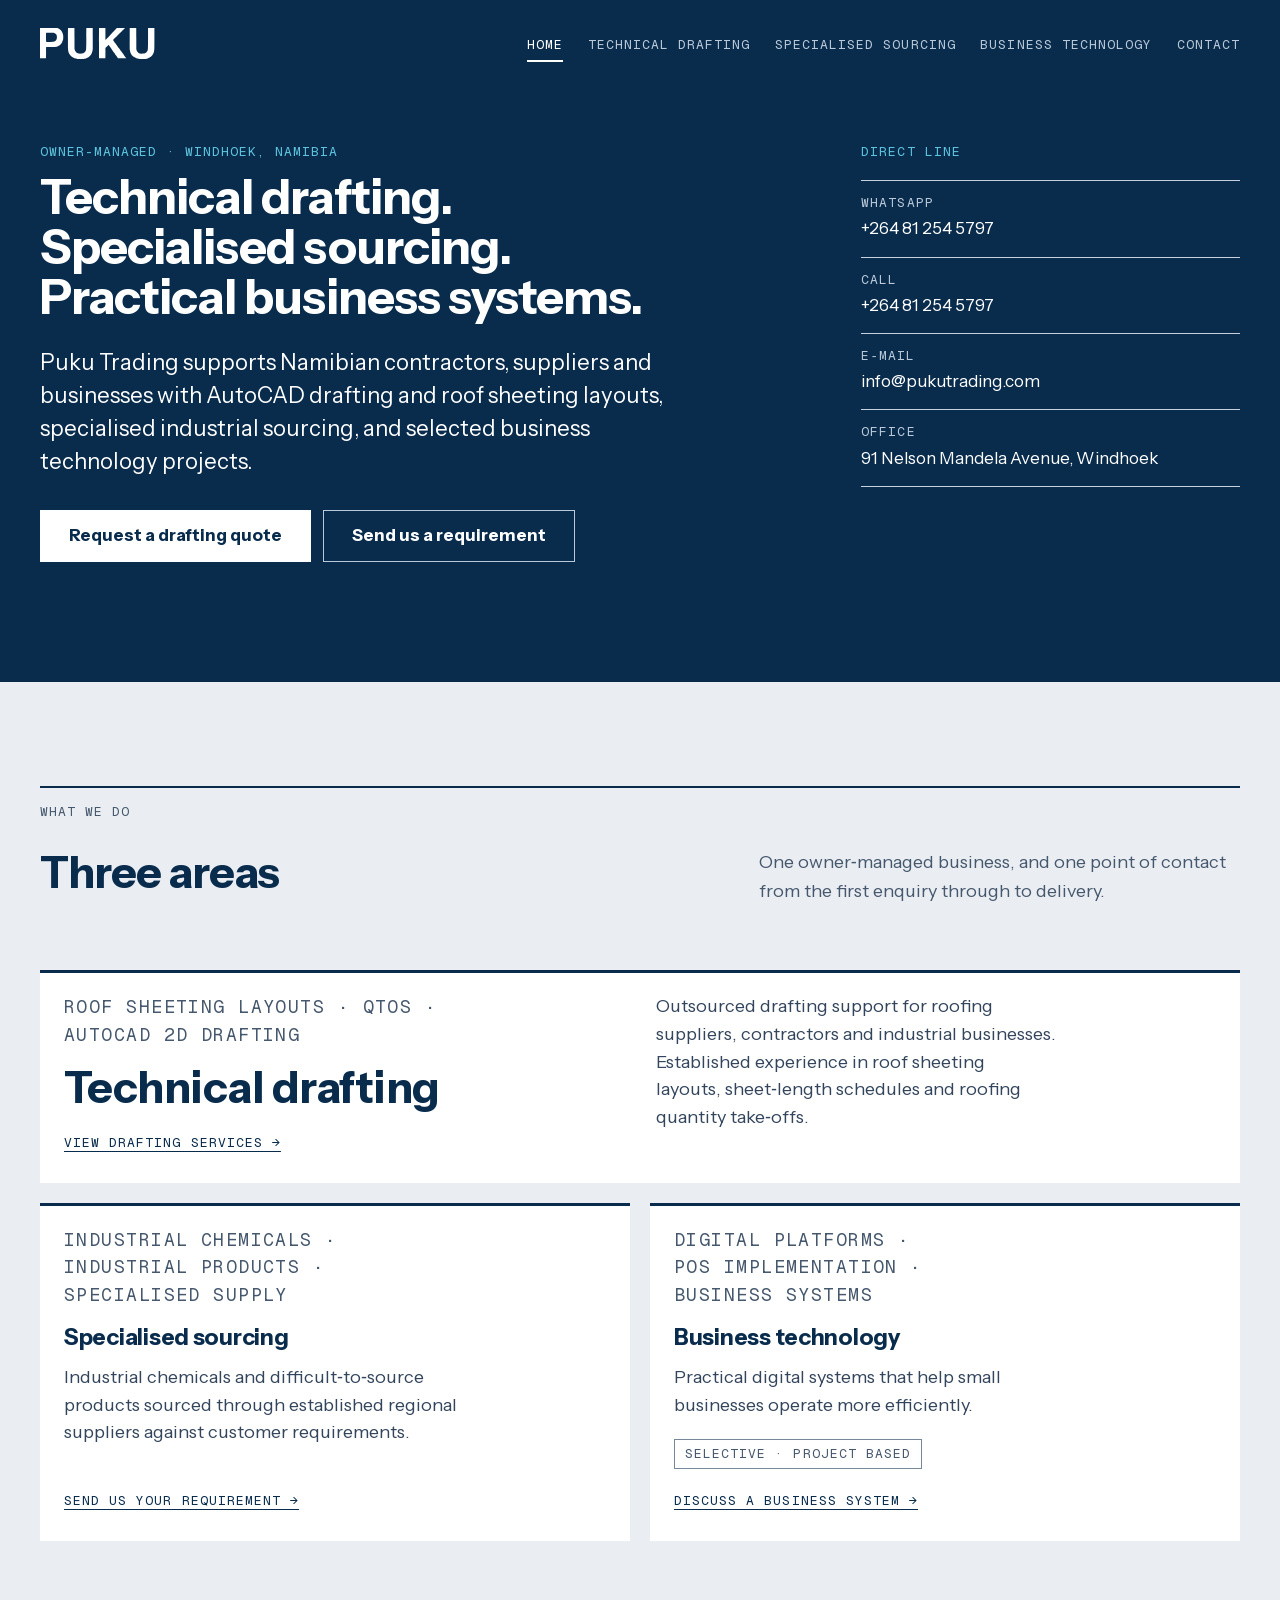
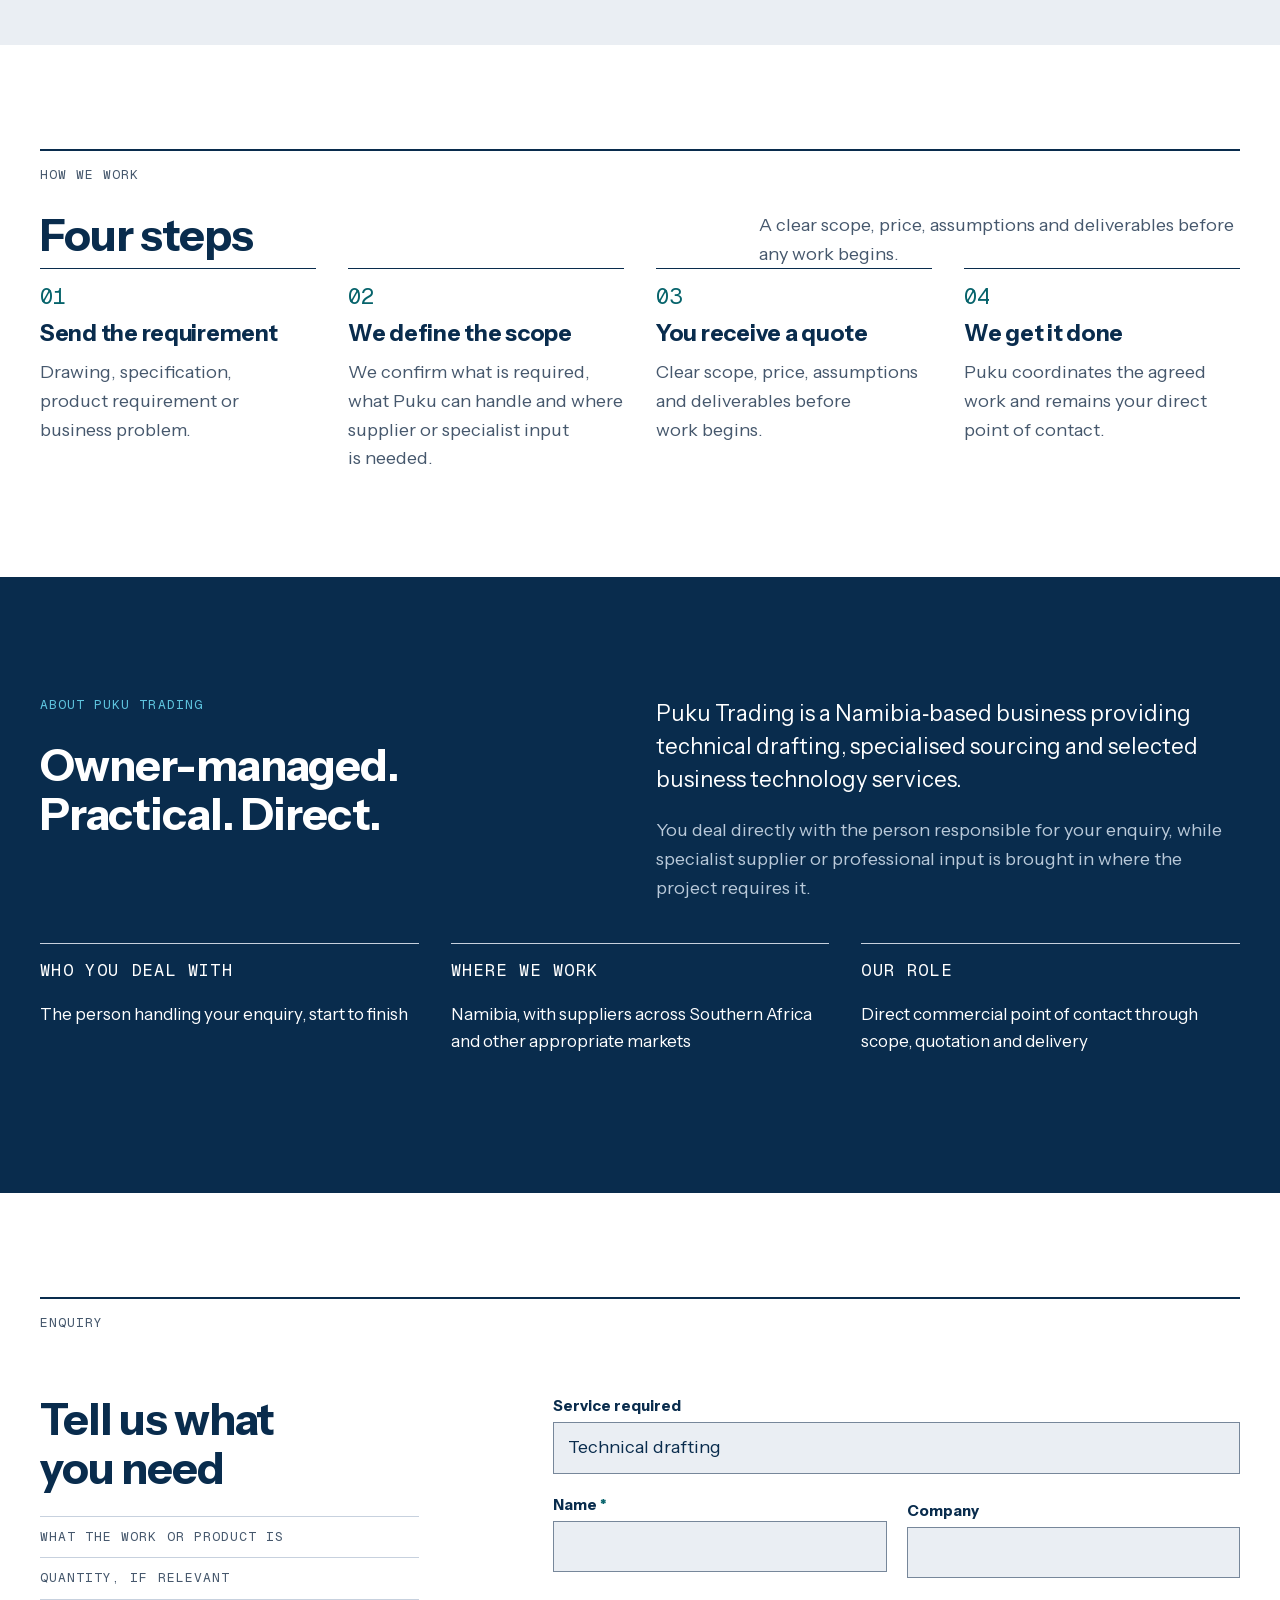
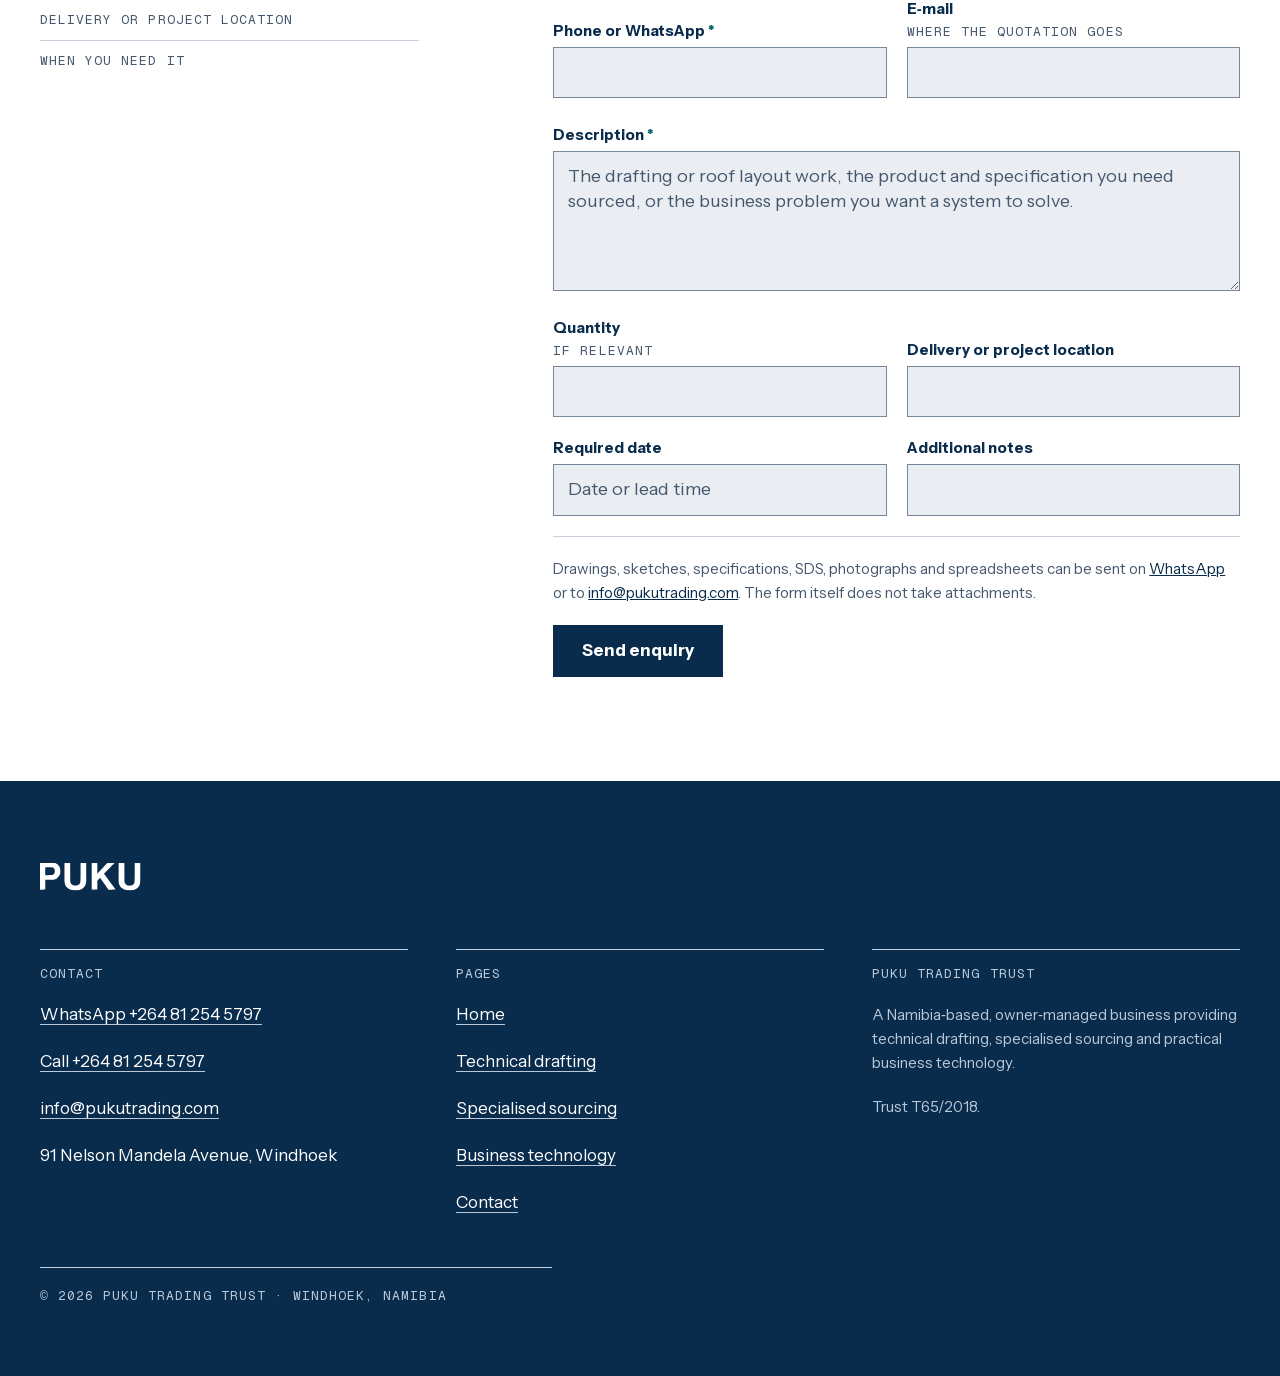
<file: index.html>
<!DOCTYPE html>
<html lang="en-NA">
<head>
<meta charset="utf-8">
<meta name="viewport" content="width=device-width, initial-scale=1">
<title>Puku Trading Namibia | Technical Drafting &amp; Specialised Sourcing</title>
<meta name="description" content="AutoCAD drafting and roof sheeting layouts, specialised industrial sourcing and selected business technology projects for Namibian contractors, suppliers and businesses. Owner-managed, Windhoek.">
<link rel="canonical" href="https://pukutrading.com/">

<meta property="og:type" content="website">
<meta property="og:site_name" content="Puku Trading Trust">
<meta property="og:title" content="Puku Trading Namibia | Technical Drafting &amp; Specialised Sourcing">
<meta property="og:description" content="AutoCAD drafting and roof sheeting layouts, specialised industrial sourcing and selected business technology projects for Namibian contractors, suppliers and businesses. Owner-managed, Windhoek.">
<meta property="og:url" content="https://pukutrading.com/">
<meta property="og:image" content="https://pukutrading.com/assets/img/og.png?v=12">
<meta property="og:image:width" content="1200">
<meta property="og:image:height" content="630">
<meta property="og:image:alt" content="Puku Trading — technical drafting, specialised sourcing, business technology. Practical support for Namibian business.">
<meta name="twitter:card" content="summary_large_image">
<meta name="twitter:title" content="Puku Trading Namibia | Technical Drafting &amp; Specialised Sourcing">
<meta name="twitter:description" content="AutoCAD drafting and roof sheeting layouts, specialised industrial sourcing and selected business technology projects for Namibian contractors, suppliers and businesses. Owner-managed, Windhoek.">
<meta name="twitter:image" content="https://pukutrading.com/assets/img/og.png?v=12">
<meta name="theme-color" content="#092C4D">

<link rel="icon" href="/favicon.ico" sizes="32x32">
<link rel="apple-touch-icon" href="/assets/img/apple-touch-icon.png">
<link rel="manifest" href="/site.webmanifest">

<link rel="preload" href="/assets/fonts/instrument-regular.woff2" as="font" type="font/woff2" crossorigin>
<link rel="preload" href="/assets/fonts/instrument-bold.woff2" as="font" type="font/woff2" crossorigin>
<link rel="preload" href="/assets/fonts/geist-mono.woff2" as="font" type="font/woff2" crossorigin>
<link rel="stylesheet" href="/assets/css/site.css?v=12">
<script type="application/ld+json">
{
  "@context": "https://schema.org",
  "@type": "LocalBusiness",
  "@id": "https://pukutrading.com/#business",
  "name": "Puku Trading Trust",
  "description": "Owner-managed Namibian business supporting contractors, suppliers and businesses with technical drafting, specialised sourcing and practical business systems. Outsourced AutoCAD drafting with established experience in roof sheeting layouts and QTOs, industrial chemical and specialised product sourcing, and selected business technology projects.",
  "url": "https://pukutrading.com/",
  "telephone": "+264812545797",
  "email": "info@pukutrading.com",
  "image": "https://pukutrading.com/assets/img/og.png?v=12",
  "address": {
    "@type": "PostalAddress",
    "streetAddress": "91 Nelson Mandela Avenue",
    "addressLocality": "Windhoek",
    "addressCountry": "NA"
  },
  "areaServed": { "@type": "Country", "name": "Namibia" },
  "openingHoursSpecification": [{
    "@type": "OpeningHoursSpecification",
    "dayOfWeek": ["Monday","Tuesday","Wednesday","Thursday","Friday"],
    "opens": "08:00",
    "closes": "17:00"
  }],
  "knowsAbout": [
    "AutoCAD 2D drafting", "Roof sheeting layouts",
    "Roof sheeting quantity take-offs", "3D SketchUp modelling",
    "Specialised industrial sourcing", "Industrial chemicals sourcing",
    "Business websites and digital platforms", "Point-of-sale implementation",
    "Practical business systems"
  ]
}
</script>
</head>
<body data-subject="">

<svg width="0" height="0" style="position:absolute" aria-hidden="true" focusable="false"><symbol id="puku" viewBox="8 8 1608 444"><path fill="currentColor" fill-rule="evenodd" d="M558 450C556 449 550 448 545 448C536 447 528 446 512 441C508 440 504 440 503 440C502 440 500 439 498 438C496 437 492 435 490 434C474 427 466 422 451 410C438 400 428 387 418 366C413 353 408 332 407 312C405 288 405 13 407 12C409 10 494 10 495 12C496 13 497 56 497 159C497 272 497 306 498 310C499 313 500 318 501 321C504 334 513 349 523 358C530 364 542 370 552 373C560 376 591 376 599 373C602 372 606 371 608 371C610 371 614 370 615 369C617 368 620 367 623 365C633 361 646 349 650 341C651 339 653 335 654 334C657 327 659 316 660 305C661 298 662 243 662 154C662 45 662 13 663 12C664 10 750 10 751 12C752 13 752 45 752 153C752 231 752 300 752 308C750 328 747 345 740 362C739 366 737 370 736 372C735 374 734 376 734 377C733 377 732 380 730 383C726 391 717 401 708 410C701 417 692 424 691 424C690 424 689 424 689 425C686 427 670 435 663 437C660 438 655 440 652 441C649 443 646 444 645 444C644 444 642 444 639 445C637 446 631 447 625 448C620 448 614 449 612 450C607 452 563 452 558 450ZM1420 450C1418 449 1412 448 1407 448C1398 447 1389 446 1374 441C1370 440 1366 440 1366 440C1365 440 1362 439 1360 437C1357 436 1353 434 1351 433C1335 426 1321 418 1309 407C1303 401 1294 391 1291 386C1290 384 1288 381 1287 379C1279 366 1273 347 1270 324C1268 310 1267 307 1268 161L1268 11L1313 11C1353 11 1357 11 1358 12C1359 14 1360 45 1360 160C1360 293 1360 308 1361 313C1362 316 1363 321 1363 323C1365 332 1374 347 1384 357C1391 363 1403 370 1412 372C1414 373 1418 374 1420 375C1426 376 1456 375 1461 373C1464 372 1467 372 1468 372C1472 372 1488 365 1494 360C1502 354 1509 347 1512 340C1516 332 1520 325 1520 323C1520 322 1520 319 1521 316C1523 312 1523 302 1524 162L1524 11L1566 11C1588 11 1609 11 1611 11L1616 12L1616 158C1616 283 1615 305 1614 308C1613 311 1612 316 1612 321C1611 334 1606 353 1601 364C1596 377 1592 383 1586 392C1574 408 1562 419 1545 429C1541 430 1538 432 1537 432C1536 432 1534 433 1533 434C1533 435 1532 436 1531 436C1530 436 1528 436 1526 437C1516 442 1499 446 1487 448C1481 448 1476 449 1474 450C1469 452 1425 452 1420 450ZM12 439C12 438 12 341 12 223L12 7L119 8C224 8 226 8 236 10C255 14 262 16 273 23C297 35 314 52 325 76C329 82 332 91 333 95C340 119 340 117 340 143C340 166 340 169 338 177C333 194 331 199 325 211C324 213 324 215 324 215C324 216 321 220 318 224C316 228 312 233 310 236C306 242 290 257 285 261C282 262 278 264 267 270C266 271 262 272 258 274C253 275 247 277 244 278C241 279 234 280 229 281C223 281 216 282 213 283C209 283 183 283 154 283C112 284 102 284 101 285C100 286 100 308 100 362C100 404 99 438 99 439C98 440 13 440 12 439ZM840 439C839 438 839 15 840 11L841 8L884 8C925 8 926 8 928 9C928 11 929 38 929 96C928 192 928 186 936 177C948 165 959 153 972 140C989 121 985 125 1006 103C1015 93 1024 84 1025 83C1025 83 1028 79 1031 76C1044 62 1086 18 1092 12L1097 8L1152 8C1210 8 1209 7 1207 11C1206 12 1167 51 1121 98C1074 145 1036 184 1036 185C1036 185 1039 191 1044 198C1049 204 1054 211 1056 214C1058 217 1062 223 1066 227C1069 231 1072 236 1074 238C1076 242 1081 248 1088 257C1089 260 1092 264 1094 266C1096 268 1105 282 1116 296C1126 309 1135 322 1137 325C1138 327 1141 331 1143 333C1145 336 1148 340 1150 342C1152 345 1154 349 1165 363C1181 386 1187 393 1191 399C1200 412 1212 428 1216 433C1218 435 1219 438 1219 439C1219 439 1198 440 1162 440L1106 440L1103 436C1101 434 1099 431 1098 430C1097 428 1094 423 1091 419C1087 414 1083 408 1081 405C1079 402 1075 396 1072 392C1068 387 1064 381 1062 378C1060 374 1055 368 1052 363C1048 358 1044 352 1042 350C1041 348 1037 343 1035 339C1032 335 1028 329 1025 326C1023 322 1019 317 1017 314C1015 311 1012 307 1011 306C1010 304 1007 300 1005 297C1002 293 998 287 995 283C989 275 986 269 980 262C979 260 976 257 975 255C974 253 973 252 972 252C970 252 931 291 929 294C929 295 929 328 929 367C929 406 928 438 928 438C927 440 841 440 840 439ZM204 208C213 207 215 206 224 201C229 199 237 192 240 187C243 183 248 173 248 171C248 170 248 168 249 166C252 160 252 131 249 122C248 118 247 114 246 114C246 113 245 110 244 108C240 101 226 90 219 88C217 88 214 87 213 86C211 85 204 84 198 83C189 81 181 81 145 81L102 81L101 84C99 87 99 207 101 209C103 211 106 211 148 210C185 210 196 209 204 208Z"/></symbol></svg>

<a class="skip" href="#main">Skip to content</a>

<section class="band band--navy hero hero--wide">
  <div class="wrap">
    <header class="masthead">
      <a class="mark" href="index.html" aria-label="Puku Trading Trust — home">
        <svg width="116" height="32" viewBox="8 8 1608 444" aria-hidden="true" focusable="false"><use href="#puku"/></svg>
      </a>
      <button class="menubtn" type="button" aria-expanded="false" aria-controls="nav" hidden>Menu</button>
      <nav class="nav" id="nav" aria-label="Main">
        <ul>
            <li><a href="index.html" aria-current="page">Home</a></li>
            <li><a href="drafting.html">Technical drafting</a></li>
            <li><a href="sourcing.html">Specialised sourcing</a></li>
            <li><a href="technology.html">Business technology</a></li>
            <li><a href="contact.html">Contact</a></li>
        </ul>
      </nav>
    </header>

    <div class="grid hero__grid" id="main">
      <div class="hero__main">
        <p class="label label--accent">Owner-managed &middot; Windhoek, Namibia</p>
        <h1><span class="ln">Technical drafting.</span> <span class="ln">Specialised sourcing.</span> <span class="ln">Practical business systems.</span></h1>
        <p class="lead">Puku Trading supports Namibian contractors, suppliers and businesses with AutoCAD drafting and roof sheeting layouts, specialised industrial sourcing, and selected business technology projects.</p>
          <p class="hero__actions">
            <a class="btn btn--primary" href="contact.html">Request a drafting quote</a>
            <a class="btn btn--ghost" href="contact.html#enquiry">Send us a requirement</a>
          </p>
      </div>
      <div class="hero__aside">
        <p class="label label--accent">Direct line</p>
        <dl class="keys">
          <div>
            <dt>WhatsApp</dt>
            <dd><a href="https://wa.me/264812545797" data-wa>+264 81 254 5797</a></dd>
          </div>
          <div>
            <dt>Call</dt>
            <dd><a href="tel:+264812545797">+264 81 254 5797</a></dd>
          </div>
          <div>
            <dt>E&#8209;mail</dt>
            <dd><a href="mailto:info@pukutrading.com">info@pukutrading.com</a></dd>
          </div>
          <div>
            <dt>Office</dt>
            <dd>91 Nelson Mandela Avenue, Windhoek</dd>
          </div>
        </dl>
      </div>
    </div>
  </div>
</section>

<section class="band band--tint">
  <div class="wrap">
    <div class="sechead sechead__cols">
      <p class="label">What we do</p>
      <h2>Three areas</h2>
      <p class="sechead__intro">One owner&#8209;managed business, and one point of contact from the first enquiry through to delivery.</p>
    </div>

    <!-- Hierarchy is structural, not decorative. Technical drafting is the
         lead plate and spans the row; sourcing and technology share the row
         below it. Do not flatten these into three equal cards — the brief
         puts drafting first, sourcing second and technology as selective. -->
    <div class="divisions divisions--lead">
      <a class="plate plate--lead" href="drafting.html">
        <p class="label">Roof sheeting layouts &middot; QTOs &middot; AutoCAD 2D drafting</p>
        <h3>Technical drafting</h3>
        <p>Outsourced drafting support for roofing suppliers, contractors and industrial businesses. Established experience in roof sheeting layouts, sheet&#8209;length schedules and roofing quantity take&#8209;offs.</p>
        <span class="plate__go">View drafting services &rarr;</span>
      </a>
      <a class="plate" href="sourcing.html">
        <p class="label">Industrial chemicals &middot; Industrial products &middot; Specialised supply</p>
        <h3>Specialised sourcing</h3>
        <p>Industrial chemicals and difficult&#8209;to&#8209;source products sourced through established regional suppliers against customer requirements.</p>
        <span class="plate__go">Send us your requirement &rarr;</span>
      </a>
      <a class="plate" href="technology.html">
        <p class="label">Digital platforms &middot; POS implementation &middot; Business systems</p>
        <h3>Business technology</h3>
        <p>Practical digital systems that help small businesses operate more efficiently.</p>
        <span class="plate__tag">Selective &middot; project based</span>
        <span class="plate__go">Discuss a business system &rarr;</span>
      </a>
    </div>
  </div>
</section>

<section class="band">
  <div class="wrap">
    <div class="sechead sechead__cols">
      <p class="label">How we work</p>
      <h2>Four steps</h2>
      <p class="sechead__intro">A clear scope, price, assumptions and deliverables before any work begins.</p>
    </div>
    <ol class="steps">
      <li>
        <span class="steps__n">01</span>
        <h3>Send the requirement</h3>
        <p>Drawing, specification, product requirement or business problem.</p>
      </li>
      <li>
        <span class="steps__n">02</span>
        <h3>We define the scope</h3>
        <p>We confirm what is required, what Puku can handle and where supplier or specialist input is needed.</p>
      </li>
      <li>
        <span class="steps__n">03</span>
        <h3>You receive a quote</h3>
        <p>Clear scope, price, assumptions and deliverables before work begins.</p>
      </li>
      <li>
        <span class="steps__n">04</span>
        <h3>We get it done</h3>
        <p>Puku coordinates the agreed work and remains your direct point of contact.</p>
      </li>
    </ol>
  </div>
</section>

<section class="band band--navy agent">
  <div class="wrap">
    <div class="grid">
      <div class="agent__head">
        <p class="label label--accent">About Puku Trading</p>
        <h2>Owner-managed. Practical. Direct.</h2>
      </div>
      <div class="agent__body">
        <p>Puku Trading is a Namibia&#8209;based business providing technical drafting, specialised sourcing and selected business technology services.</p>
        <p>You deal directly with the person responsible for your enquiry, while specialist supplier or professional input is brought in where the project requires it.</p>
      </div>
    </div>
    <ul class="facts">
      <li>
        <p class="label">Who you deal with</p>
        <p>The person handling your enquiry, start to finish</p>
      </li>
      <li>
        <p class="label">Where we work</p>
        <p>Namibia, with suppliers across Southern Africa and other appropriate markets</p>
      </li>
      <li>
        <p class="label">Our role</p>
        <p>Direct commercial point of contact through scope, quotation and delivery</p>
      </li>
    </ul>
  </div>
</section>

<section class="band" id="enquiry">
  <div class="wrap">
    <div class="sechead">
      <p class="label">Enquiry</p>
    </div>
    <div class="grid">
      <div class="enquiry__head">
        <h2>Tell us what you need</h2>
        <ul class="checklist" style="margin-top:24px">
          <li class="label">What the work or product is</li>
          <li class="label">Quantity, if relevant</li>
          <li class="label">Delivery or project location</li>
          <li class="label">When you need it</li>
        </ul>
      </div>
      <div class="enquiry__form">

        <form class="enquiry-form form" action="https://formspree.io/f/mwleowok" method="POST">
          <input type="hidden" name="_subject" value="Website enquiry — Puku Trading Trust">
          <input type="hidden" name="_page" value="">
          <p class="sr"><label>Leave this empty <input type="text" name="_gotcha" tabindex="-1" autocomplete="off"></label></p>

          <p class="field field--wide">
            <label for="home-area">Service required</label>
            <select id="home-area" name="area">
              <option>Technical drafting</option>
              <option>Roof sheeting layout / QTO</option>
              <option>Specialised sourcing</option>
              <option>Industrial chemicals</option>
              <option>POS implementation</option>
              <option>Digital platform / website</option>
              <option>Business system</option>
              <option>Other</option>
            </select>
          </p>

          <p class="field">
            <label for="home-name">Name <span class="req" aria-hidden="true">*</span><span class="sr"> (required)</span></label>
            <input id="home-name" name="name" type="text" autocomplete="name" required>
            <span class="field__err" id="home-name-err" role="alert"></span>
          </p>
          <p class="field">
            <label for="home-company">Company</label>
            <input id="home-company" name="company" type="text" autocomplete="organization">
          </p>
          <p class="field">
            <label for="home-phone">Phone or WhatsApp <span class="req" aria-hidden="true">*</span><span class="sr"> (required)</span></label>
            <input id="home-phone" name="phone" type="tel" inputmode="tel" autocomplete="tel" required>
            <span class="field__err" id="home-phone-err" role="alert"></span>
          </p>
          <p class="field">
            <label for="home-email">E&#8209;mail</label>
            <span class="hint">Where the quotation goes</span>
            <input id="home-email" name="email" type="email" autocomplete="email">
            <span class="field__err" id="home-email-err" role="alert"></span>
          </p>

          <p class="field field--wide">
            <label for="home-detail">Description <span class="req" aria-hidden="true">*</span><span class="sr"> (required)</span></label>
            <textarea id="home-detail" name="requirement" required placeholder="The drafting or roof layout work, the product and specification you need sourced, or the business problem you want a system to solve."></textarea>
            <span class="field__err" id="home-detail-err" role="alert"></span>
          </p>

          <p class="field">
            <label for="home-qty">Quantity</label>
            <span class="hint">If relevant</span>
            <input id="home-qty" name="quantity" type="text">
          </p>
          <p class="field">
            <label for="home-place">Delivery or project location</label>
            <input id="home-place" name="location" type="text">
          </p>
          <p class="field">
            <label for="home-by">Required date</label>
            <input id="home-by" name="required_by" type="text" placeholder="Date or lead time">
          </p>
          <p class="field">
            <label for="home-notes">Additional notes</label>
            <input id="home-notes" name="notes" type="text">
          </p>

          <p class="field--wide note note--tight" style="margin-top:0">Drawings, sketches, specifications, SDS, photographs and spreadsheets can be sent on <a href="https://wa.me/264812545797" data-wa>WhatsApp</a> or to <a href="mailto:info@pukutrading.com">info@pukutrading.com</a>. The form itself does not take attachments.</p>

          <p class="field--wide" style="margin:0">
            <button class="btn btn--primary" type="submit">Send enquiry</button>
          </p>
          <p class="field--wide form__fail" hidden>That did not go through. Please send the same details on <a href="https://wa.me/264812545797" data-wa>WhatsApp</a> or to <a href="mailto:info@pukutrading.com">info@pukutrading.com</a>. <span class="form__why" hidden></span></p>
        </form>

        <div class="sent" role="status" hidden>
          <p class="label label--accent">Sent</p>
          <h3 tabindex="-1">Thank you — your enquiry has arrived.</h3>
          <p>We will come back to you from info@pukutrading.com or on WhatsApp. If it is urgent, send the same details straight to WhatsApp.</p>
        </div>

      </div>
    </div>
  </div>
</section>

<footer class="band band--navy foot">
  <div class="wrap">
    <a class="mark" href="index.html" aria-label="Puku Trading Trust — home">
      <svg width="101" height="28" viewBox="8 8 1608 444" aria-hidden="true" focusable="false"><use href="#puku"/></svg>
    </a>
    <div class="foot__cols">
      <div class="foot__col">
        <p class="label">Contact</p>
        <ul>
          <li><a href="https://wa.me/264812545797" data-wa>WhatsApp +264 81 254 5797</a></li>
          <li><a href="tel:+264812545797">Call +264 81 254 5797</a></li>
          <li><a href="mailto:info@pukutrading.com">info@pukutrading.com</a></li>
          <li><span class="foot__line">91 Nelson Mandela Avenue, Windhoek</span></li>
        </ul>
      </div>
      <div class="foot__col">
        <p class="label">Pages</p>
        <ul>
          <li><a href="index.html">Home</a></li>
          <li><a href="drafting.html">Technical drafting</a></li>
          <li><a href="sourcing.html">Specialised sourcing</a></li>
          <li><a href="technology.html">Business technology</a></li>
          <li><a href="contact.html">Contact</a></li>
        </ul>
      </div>
      <div class="foot__col">
        <p class="label">Puku Trading Trust</p>
        <p class="foot__about">A Namibia&#8209;based, owner&#8209;managed business providing technical drafting, specialised sourcing and practical business technology.</p>
        <p class="foot__about">Trust T65/2018.</p>
      </div>
    </div>
    <p class="foot__legal label">&copy; <span data-year>2026</span> Puku Trading Trust &middot; Windhoek, Namibia</p>
  </div>
</footer>

<nav class="bar" aria-label="Contact">
  <a href="https://wa.me/264812545797" data-wa>WhatsApp</a>
  <a href="tel:+264812545797">Call</a>
</nav>

<script src="/assets/js/site.js?v=12" defer></script>
</body>
</html>
</file>
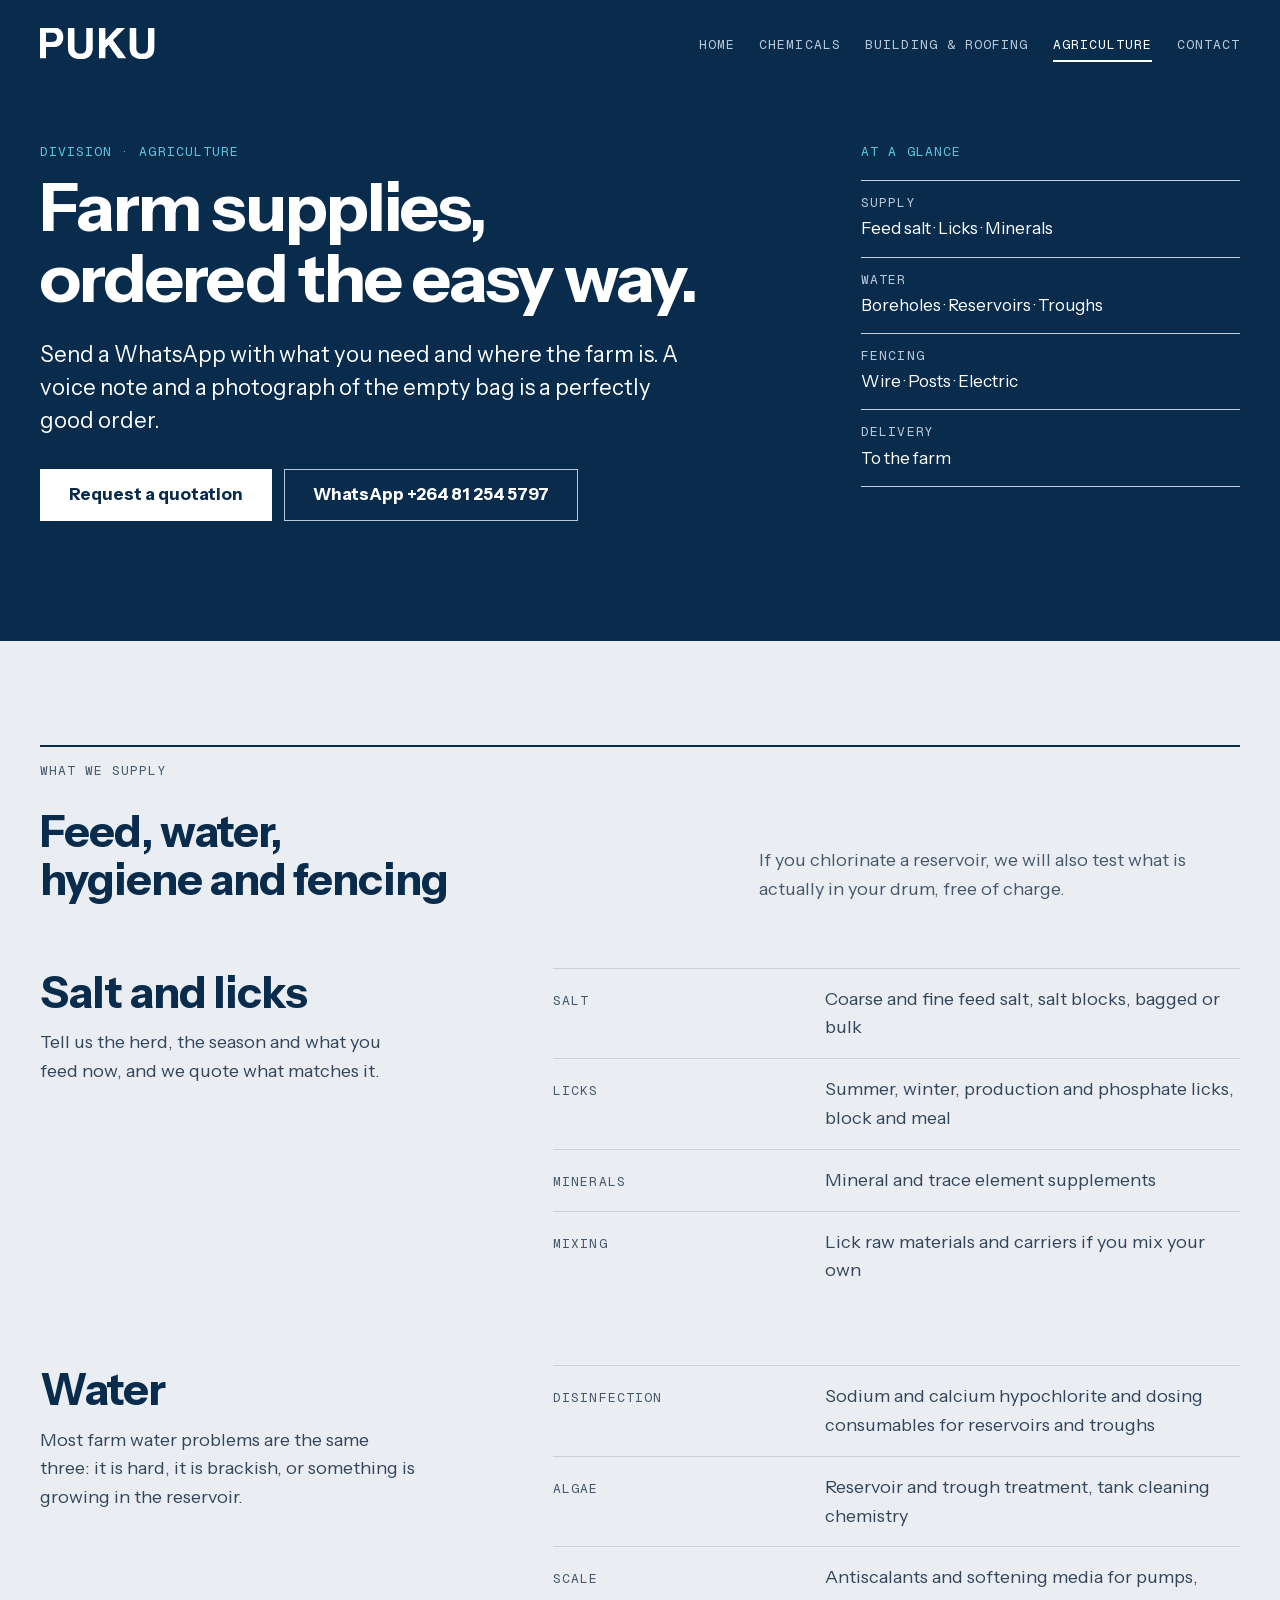
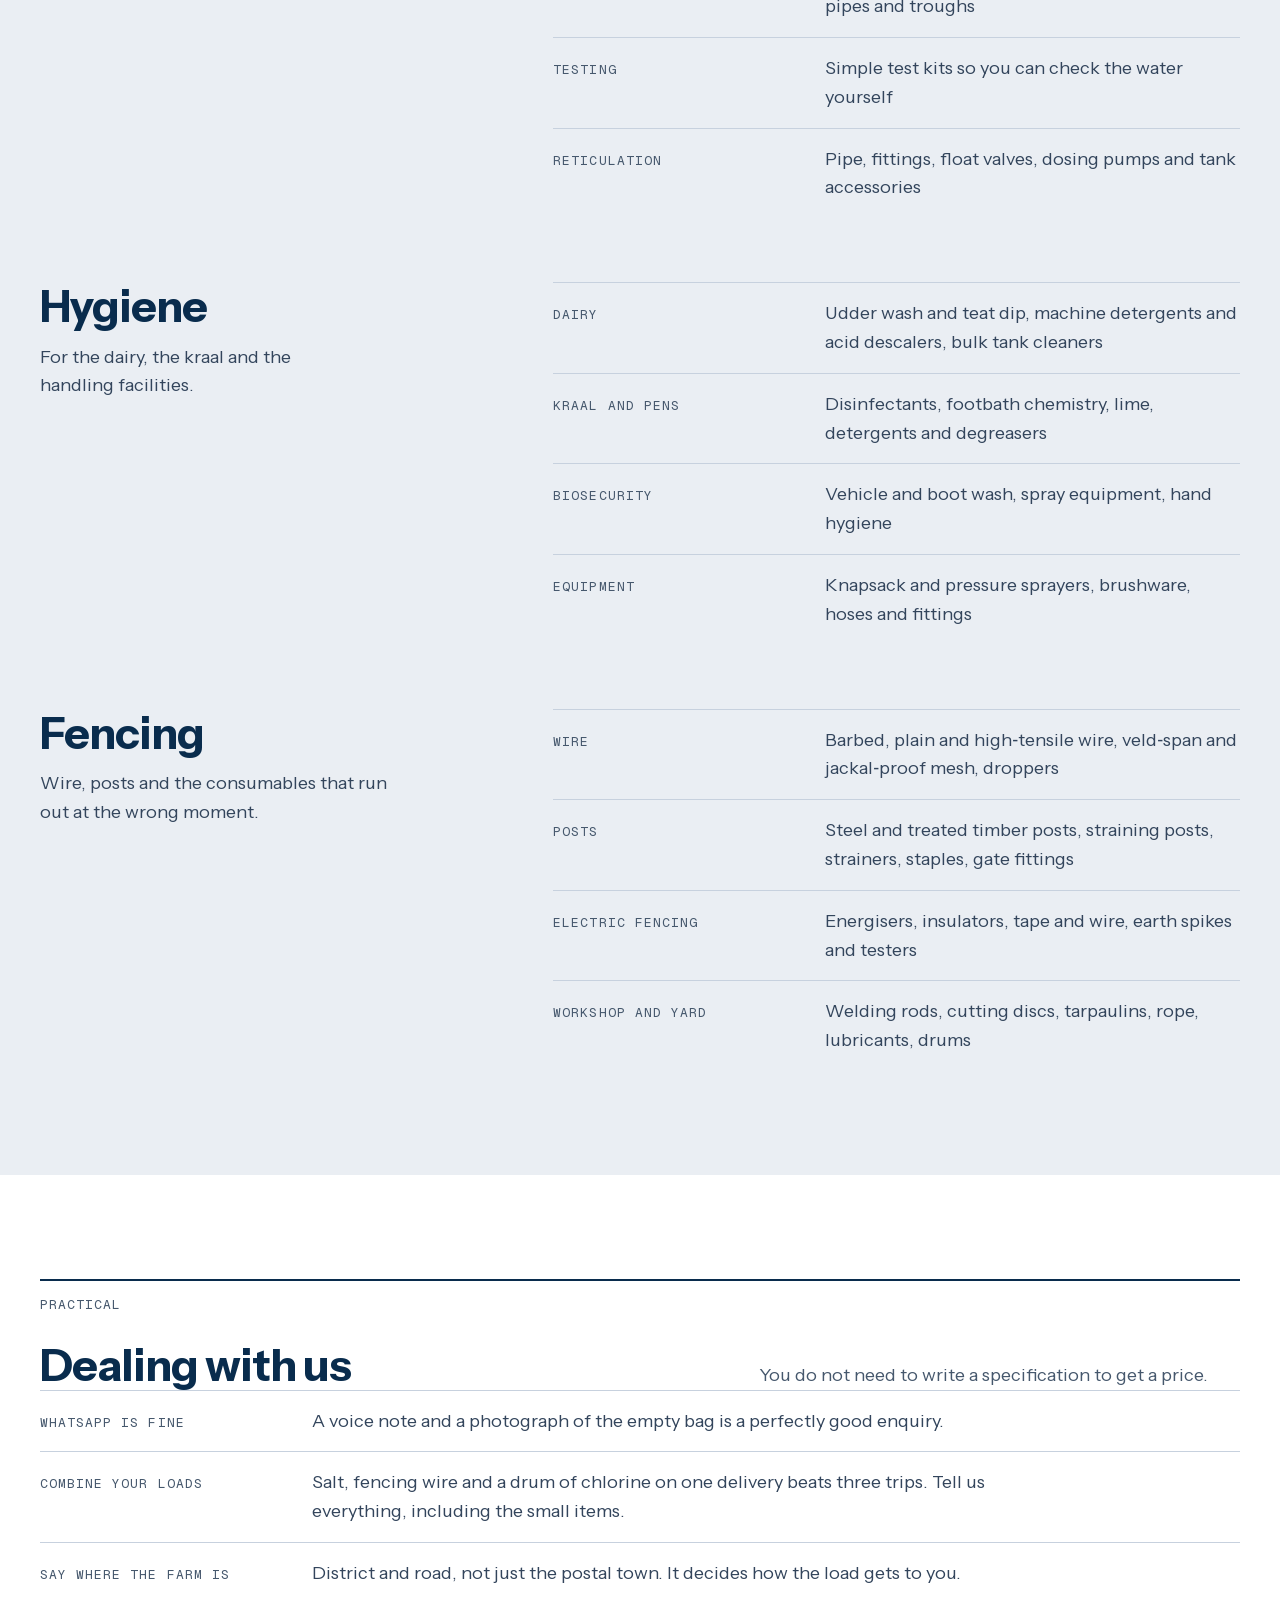
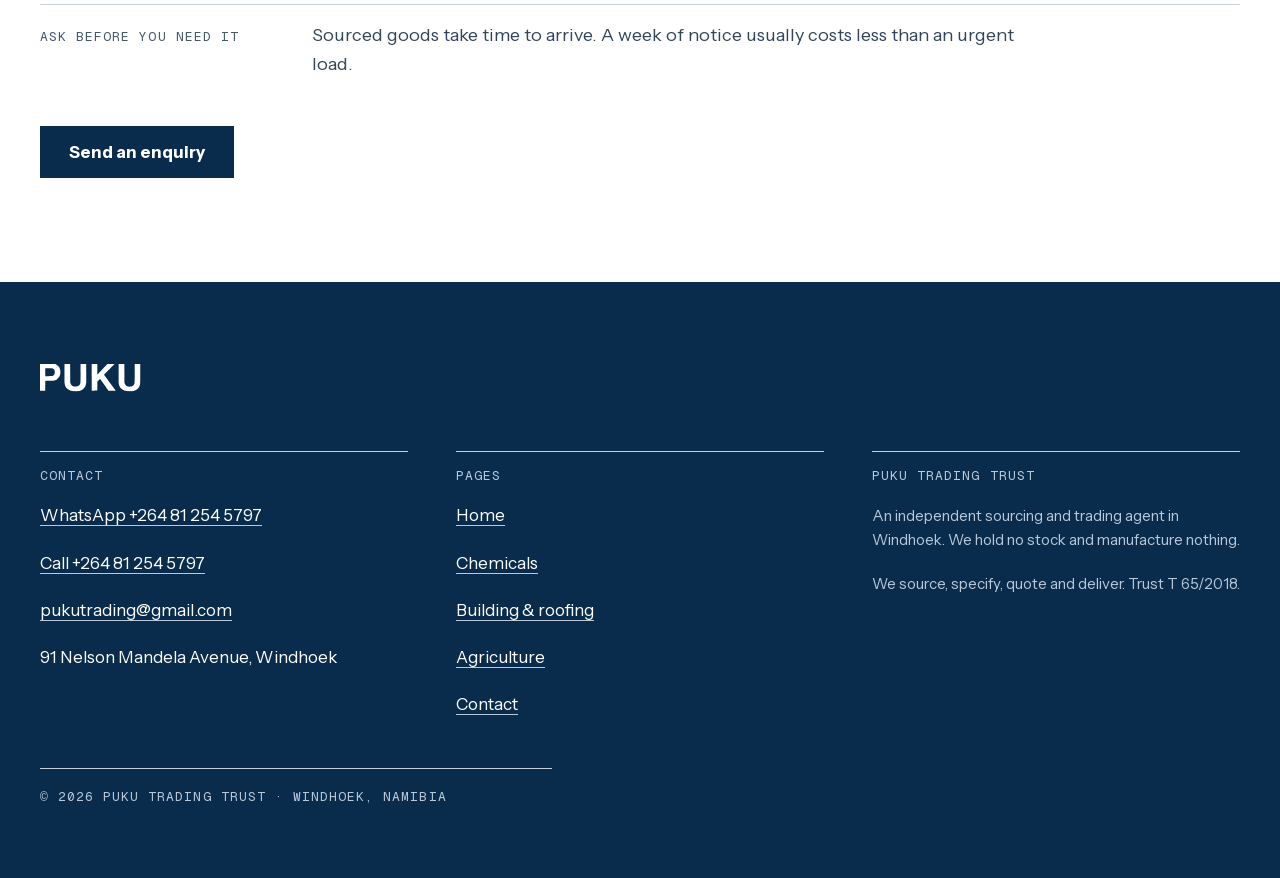
<file: agriculture.html>
<!DOCTYPE html>
<html lang="en-NA">
<head>
<meta charset="utf-8">
<meta name="viewport" content="width=device-width, initial-scale=1">
<title>Farm and livestock supplies, Namibia | Puku Trading</title>
<meta name="description" content="Feed salt and licks, borehole and reservoir water treatment, dairy and kraal hygiene, fencing and farm consumables, sourced and delivered to farms across Namibia.">
<link rel="canonical" href="https://pukutrading.com/agriculture.html">

<meta property="og:type" content="website">
<meta property="og:site_name" content="Puku Trading Trust">
<meta property="og:title" content="Farm and livestock supplies, Namibia | Puku Trading">
<meta property="og:description" content="Feed salt and licks, borehole and reservoir water treatment, dairy and kraal hygiene, fencing and farm consumables, sourced and delivered to farms across Namibia.">
<meta property="og:url" content="https://pukutrading.com/agriculture.html">
<meta property="og:image" content="https://pukutrading.com/assets/img/og.png">
<meta property="og:image:width" content="1200">
<meta property="og:image:height" content="630">
<meta property="og:image:alt" content="Puku Trading Trust — sourcing and trading agent, Windhoek, Namibia">
<meta name="twitter:card" content="summary_large_image">
<meta name="twitter:title" content="Farm and livestock supplies, Namibia | Puku Trading">
<meta name="twitter:description" content="Feed salt and licks, borehole and reservoir water treatment, dairy and kraal hygiene, fencing and farm consumables, sourced and delivered to farms across Namibia.">
<meta name="twitter:image" content="https://pukutrading.com/assets/img/og.png">
<meta name="theme-color" content="#092C4D">

<link rel="icon" href="/favicon.ico" sizes="32x32">
<link rel="apple-touch-icon" href="/assets/img/apple-touch-icon.png">
<link rel="manifest" href="/site.webmanifest">

<link rel="preload" href="/assets/fonts/instrument-regular.woff2" as="font" type="font/woff2" crossorigin>
<link rel="preload" href="/assets/fonts/instrument-bold.woff2" as="font" type="font/woff2" crossorigin>
<link rel="preload" href="/assets/fonts/geist-mono.woff2" as="font" type="font/woff2" crossorigin>
<link rel="stylesheet" href="/assets/css/site.css?v=4">
<script type="application/ld+json">
{
  "@context": "https://schema.org",
  "@type": "LocalBusiness",
  "@id": "https://pukutrading.com/#business",
  "name": "Puku Trading Trust",
  "description": "Independent sourcing and trading agent in Windhoek, Namibia. Industrial chemicals, building and roofing materials and agricultural supplies, sourced to specification and delivered anywhere in Namibia.",
  "url": "https://pukutrading.com/",
  "telephone": "+264812545797",
  "email": "pukutrading@gmail.com",
  "image": "https://pukutrading.com/assets/img/og.png",
  "address": {
    "@type": "PostalAddress",
    "streetAddress": "91 Nelson Mandela Avenue",
    "addressLocality": "Windhoek",
    "addressCountry": "NA"
  },
  "areaServed": { "@type": "Country", "name": "Namibia" },
  "openingHoursSpecification": [{
    "@type": "OpeningHoursSpecification",
    "dayOfWeek": ["Monday","Tuesday","Wednesday","Thursday","Friday"],
    "opens": "08:00",
    "closes": "17:00"
  }],
  "knowsAbout": [
    "Industrial chemicals", "Water treatment chemicals", "Sodium hypochlorite",
    "Food and beverage cleaning chemistry", "Mining and process reagents",
    "Roofing sheets and building materials", "Livestock and farm supplies"
  ]
}
</script>
</head>
<body data-subject="farm supplies: ">

<svg width="0" height="0" style="position:absolute" aria-hidden="true" focusable="false"><symbol id="puku" viewBox="8 8 1608 444"><path fill="currentColor" fill-rule="evenodd" d="M558 450C556 449 550 448 545 448C536 447 528 446 512 441C508 440 504 440 503 440C502 440 500 439 498 438C496 437 492 435 490 434C474 427 466 422 451 410C438 400 428 387 418 366C413 353 408 332 407 312C405 288 405 13 407 12C409 10 494 10 495 12C496 13 497 56 497 159C497 272 497 306 498 310C499 313 500 318 501 321C504 334 513 349 523 358C530 364 542 370 552 373C560 376 591 376 599 373C602 372 606 371 608 371C610 371 614 370 615 369C617 368 620 367 623 365C633 361 646 349 650 341C651 339 653 335 654 334C657 327 659 316 660 305C661 298 662 243 662 154C662 45 662 13 663 12C664 10 750 10 751 12C752 13 752 45 752 153C752 231 752 300 752 308C750 328 747 345 740 362C739 366 737 370 736 372C735 374 734 376 734 377C733 377 732 380 730 383C726 391 717 401 708 410C701 417 692 424 691 424C690 424 689 424 689 425C686 427 670 435 663 437C660 438 655 440 652 441C649 443 646 444 645 444C644 444 642 444 639 445C637 446 631 447 625 448C620 448 614 449 612 450C607 452 563 452 558 450ZM1420 450C1418 449 1412 448 1407 448C1398 447 1389 446 1374 441C1370 440 1366 440 1366 440C1365 440 1362 439 1360 437C1357 436 1353 434 1351 433C1335 426 1321 418 1309 407C1303 401 1294 391 1291 386C1290 384 1288 381 1287 379C1279 366 1273 347 1270 324C1268 310 1267 307 1268 161L1268 11L1313 11C1353 11 1357 11 1358 12C1359 14 1360 45 1360 160C1360 293 1360 308 1361 313C1362 316 1363 321 1363 323C1365 332 1374 347 1384 357C1391 363 1403 370 1412 372C1414 373 1418 374 1420 375C1426 376 1456 375 1461 373C1464 372 1467 372 1468 372C1472 372 1488 365 1494 360C1502 354 1509 347 1512 340C1516 332 1520 325 1520 323C1520 322 1520 319 1521 316C1523 312 1523 302 1524 162L1524 11L1566 11C1588 11 1609 11 1611 11L1616 12L1616 158C1616 283 1615 305 1614 308C1613 311 1612 316 1612 321C1611 334 1606 353 1601 364C1596 377 1592 383 1586 392C1574 408 1562 419 1545 429C1541 430 1538 432 1537 432C1536 432 1534 433 1533 434C1533 435 1532 436 1531 436C1530 436 1528 436 1526 437C1516 442 1499 446 1487 448C1481 448 1476 449 1474 450C1469 452 1425 452 1420 450ZM12 439C12 438 12 341 12 223L12 7L119 8C224 8 226 8 236 10C255 14 262 16 273 23C297 35 314 52 325 76C329 82 332 91 333 95C340 119 340 117 340 143C340 166 340 169 338 177C333 194 331 199 325 211C324 213 324 215 324 215C324 216 321 220 318 224C316 228 312 233 310 236C306 242 290 257 285 261C282 262 278 264 267 270C266 271 262 272 258 274C253 275 247 277 244 278C241 279 234 280 229 281C223 281 216 282 213 283C209 283 183 283 154 283C112 284 102 284 101 285C100 286 100 308 100 362C100 404 99 438 99 439C98 440 13 440 12 439ZM840 439C839 438 839 15 840 11L841 8L884 8C925 8 926 8 928 9C928 11 929 38 929 96C928 192 928 186 936 177C948 165 959 153 972 140C989 121 985 125 1006 103C1015 93 1024 84 1025 83C1025 83 1028 79 1031 76C1044 62 1086 18 1092 12L1097 8L1152 8C1210 8 1209 7 1207 11C1206 12 1167 51 1121 98C1074 145 1036 184 1036 185C1036 185 1039 191 1044 198C1049 204 1054 211 1056 214C1058 217 1062 223 1066 227C1069 231 1072 236 1074 238C1076 242 1081 248 1088 257C1089 260 1092 264 1094 266C1096 268 1105 282 1116 296C1126 309 1135 322 1137 325C1138 327 1141 331 1143 333C1145 336 1148 340 1150 342C1152 345 1154 349 1165 363C1181 386 1187 393 1191 399C1200 412 1212 428 1216 433C1218 435 1219 438 1219 439C1219 439 1198 440 1162 440L1106 440L1103 436C1101 434 1099 431 1098 430C1097 428 1094 423 1091 419C1087 414 1083 408 1081 405C1079 402 1075 396 1072 392C1068 387 1064 381 1062 378C1060 374 1055 368 1052 363C1048 358 1044 352 1042 350C1041 348 1037 343 1035 339C1032 335 1028 329 1025 326C1023 322 1019 317 1017 314C1015 311 1012 307 1011 306C1010 304 1007 300 1005 297C1002 293 998 287 995 283C989 275 986 269 980 262C979 260 976 257 975 255C974 253 973 252 972 252C970 252 931 291 929 294C929 295 929 328 929 367C929 406 928 438 928 438C927 440 841 440 840 439ZM204 208C213 207 215 206 224 201C229 199 237 192 240 187C243 183 248 173 248 171C248 170 248 168 249 166C252 160 252 131 249 122C248 118 247 114 246 114C246 113 245 110 244 108C240 101 226 90 219 88C217 88 214 87 213 86C211 85 204 84 198 83C189 81 181 81 145 81L102 81L101 84C99 87 99 207 101 209C103 211 106 211 148 210C185 210 196 209 204 208Z"/></symbol></svg>

<a class="skip" href="#main">Skip to content</a>

<section class="band band--navy hero">
  <div class="wrap">
    <header class="masthead">
      <a class="mark" href="index.html" aria-label="Puku Trading Trust — home">
        <svg width="116" height="32" viewBox="8 8 1608 444" aria-hidden="true" focusable="false"><use href="#puku"/></svg>
      </a>
      <button class="menubtn" type="button" aria-expanded="false" aria-controls="nav" hidden>Menu</button>
      <nav class="nav" id="nav" aria-label="Main">
        <ul>
            <li><a href="index.html">Home</a></li>
            <li><a href="chemicals.html">Chemicals</a></li>
            <li><a href="building-roofing.html">Building &amp; roofing</a></li>
            <li><a href="agriculture.html" aria-current="page">Agriculture</a></li>
            <li><a href="contact.html">Contact</a></li>
        </ul>
      </nav>
    </header>

    <div class="grid hero__grid" id="main">
      <div class="hero__main">
        <p class="label label--accent">Division &middot; Agriculture</p>
        <h1>Farm supplies, ordered the easy way.</h1>
        <p class="lead">Send a WhatsApp with what you need and where the farm is. A voice note and a photograph of the empty bag is a perfectly good order.</p>
          <p class="hero__actions">
            <a class="btn btn--primary" href="contact.html">Request a quotation</a>
            <a class="btn btn--ghost" href="https://wa.me/264812545797" data-wa>WhatsApp +264 81 254 5797</a>
          </p>
      </div>
      <div class="hero__aside">
        <p class="label label--accent">At a glance</p>
        <dl class="keys">
          <div>
            <dt>Supply</dt>
            <dd>Feed salt &middot; Licks &middot; Minerals</dd>
          </div>
          <div>
            <dt>Water</dt>
            <dd>Boreholes &middot; Reservoirs &middot; Troughs</dd>
          </div>
          <div>
            <dt>Fencing</dt>
            <dd>Wire &middot; Posts &middot; Electric</dd>
          </div>
          <div>
            <dt>Delivery</dt>
            <dd>To the farm</dd>
          </div>
        </dl>
      </div>
    </div>
  </div>
</section>

<section class="band band--tint">
  <div class="wrap">
    <div class="sechead sechead__cols">
      <p class="label">What we supply</p>
      <h2>Feed, water, hygiene and fencing</h2>
      <p class="sechead__intro">If you chlorinate a reservoir, we will also test what is actually in your drum, free of charge.</p>
    </div>
    <div class="apps">
      <div class="app">
        <div class="app__head">
          <h2>Salt and licks</h2>
          <p>Tell us the herd, the season and what you feed now, and we quote what matches it.</p>
        </div>
        <div class="app__body">
          <dl class="spec">
          <div>
            <dt>Salt</dt>
            <dd>Coarse and fine feed salt, salt blocks, bagged or bulk</dd>
          </div>
          <div>
            <dt>Licks</dt>
            <dd>Summer, winter, production and phosphate licks, block and meal</dd>
          </div>
          <div>
            <dt>Minerals</dt>
            <dd>Mineral and trace element supplements</dd>
          </div>
          <div>
            <dt>Mixing</dt>
            <dd>Lick raw materials and carriers if you mix your own</dd>
          </div>
          </dl>
        </div>
      </div>
      <div class="app">
        <div class="app__head">
          <h2>Water</h2>
          <p>Most farm water problems are the same three: it is hard, it is brackish, or something is growing in the reservoir.</p>
        </div>
        <div class="app__body">
          <dl class="spec">
          <div>
            <dt>Disinfection</dt>
            <dd>Sodium and calcium hypochlorite and dosing consumables for reservoirs and troughs</dd>
          </div>
          <div>
            <dt>Algae</dt>
            <dd>Reservoir and trough treatment, tank cleaning chemistry</dd>
          </div>
          <div>
            <dt>Scale</dt>
            <dd>Antiscalants and softening media for pumps, pipes and troughs</dd>
          </div>
          <div>
            <dt>Testing</dt>
            <dd>Simple test kits so you can check the water yourself</dd>
          </div>
          <div>
            <dt>Reticulation</dt>
            <dd>Pipe, fittings, float valves, dosing pumps and tank accessories</dd>
          </div>
          </dl>
        </div>
      </div>
      <div class="app">
        <div class="app__head">
          <h2>Hygiene</h2>
          <p>For the dairy, the kraal and the handling facilities.</p>
        </div>
        <div class="app__body">
          <dl class="spec">
          <div>
            <dt>Dairy</dt>
            <dd>Udder wash and teat dip, machine detergents and acid descalers, bulk tank cleaners</dd>
          </div>
          <div>
            <dt>Kraal and pens</dt>
            <dd>Disinfectants, footbath chemistry, lime, detergents and degreasers</dd>
          </div>
          <div>
            <dt>Biosecurity</dt>
            <dd>Vehicle and boot wash, spray equipment, hand hygiene</dd>
          </div>
          <div>
            <dt>Equipment</dt>
            <dd>Knapsack and pressure sprayers, brushware, hoses and fittings</dd>
          </div>
          </dl>
        </div>
      </div>
      <div class="app">
        <div class="app__head">
          <h2>Fencing</h2>
          <p>Wire, posts and the consumables that run out at the wrong moment.</p>
        </div>
        <div class="app__body">
          <dl class="spec">
          <div>
            <dt>Wire</dt>
            <dd>Barbed, plain and high&#8209;tensile wire, veld&#8209;span and jackal&#8209;proof mesh, droppers</dd>
          </div>
          <div>
            <dt>Posts</dt>
            <dd>Steel and treated timber posts, straining posts, strainers, staples, gate fittings</dd>
          </div>
          <div>
            <dt>Electric fencing</dt>
            <dd>Energisers, insulators, tape and wire, earth spikes and testers</dd>
          </div>
          <div>
            <dt>Workshop and yard</dt>
            <dd>Welding rods, cutting discs, tarpaulins, rope, lubricants, drums</dd>
          </div>
          </dl>
        </div>
      </div>
    </div>
  </div>
</section>

<section class="band">
  <div class="wrap">
    <div class="sechead sechead__cols">
      <p class="label">Practical</p>
      <h2>Dealing with us</h2>
      <p class="sechead__intro">You do not need to write a specification to get a price.</p>
    </div>
    <dl class="spec">
      <div>
        <dt>WhatsApp is fine</dt>
        <dd>A voice note and a photograph of the empty bag is a perfectly good enquiry.</dd>
      </div>
      <div>
        <dt>Combine your loads</dt>
        <dd>Salt, fencing wire and a drum of chlorine on one delivery beats three trips. Tell us everything, including the small items.</dd>
      </div>
      <div>
        <dt>Say where the farm is</dt>
        <dd>District and road, not just the postal town. It decides how the load gets to you.</dd>
      </div>
      <div>
        <dt>Ask before you need it</dt>
        <dd>Sourced goods take time to arrive. A week of notice usually costs less than an urgent load.</dd>
      </div>
    </dl>
    <p style="margin-top:32px"><a class="btn btn--primary" href="contact.html">Send an enquiry</a></p>
  </div>
</section>

<footer class="band band--navy foot">
  <div class="wrap">
    <a class="mark" href="index.html" aria-label="Puku Trading Trust — home">
      <svg width="101" height="28" viewBox="8 8 1608 444" aria-hidden="true" focusable="false"><use href="#puku"/></svg>
    </a>
    <div class="foot__cols">
      <div class="foot__col">
        <p class="label">Contact</p>
        <ul>
          <li><a href="https://wa.me/264812545797" data-wa>WhatsApp +264 81 254 5797</a></li>
          <li><a href="tel:+264812545797">Call +264 81 254 5797</a></li>
          <li><a href="mailto:pukutrading@gmail.com">pukutrading@gmail.com</a></li>
          <li><span class="foot__line">91 Nelson Mandela Avenue, Windhoek</span></li>
        </ul>
      </div>
      <div class="foot__col">
        <p class="label">Pages</p>
        <ul>
          <li><a href="index.html">Home</a></li>
          <li><a href="chemicals.html">Chemicals</a></li>
          <li><a href="building-roofing.html">Building &amp; roofing</a></li>
          <li><a href="agriculture.html">Agriculture</a></li>
          <li><a href="contact.html">Contact</a></li>
        </ul>
      </div>
      <div class="foot__col">
        <p class="label">Puku Trading Trust</p>
        <p class="foot__about">An independent sourcing and trading agent in Windhoek. We hold no stock and manufacture nothing.</p>
        <p class="foot__about">We source, specify, quote and deliver. Trust T&nbsp;65/2018.</p>
      </div>
    </div>
    <p class="foot__legal label">&copy; <span data-year>2026</span> Puku Trading Trust &middot; Windhoek, Namibia</p>
  </div>
</footer>

<nav class="bar" aria-label="Contact">
  <a href="https://wa.me/264812545797" data-wa>WhatsApp</a>
  <a href="tel:+264812545797">Call</a>
</nav>

<script src="/assets/js/site.js?v=4" defer></script>
</body>
</html>
</file>
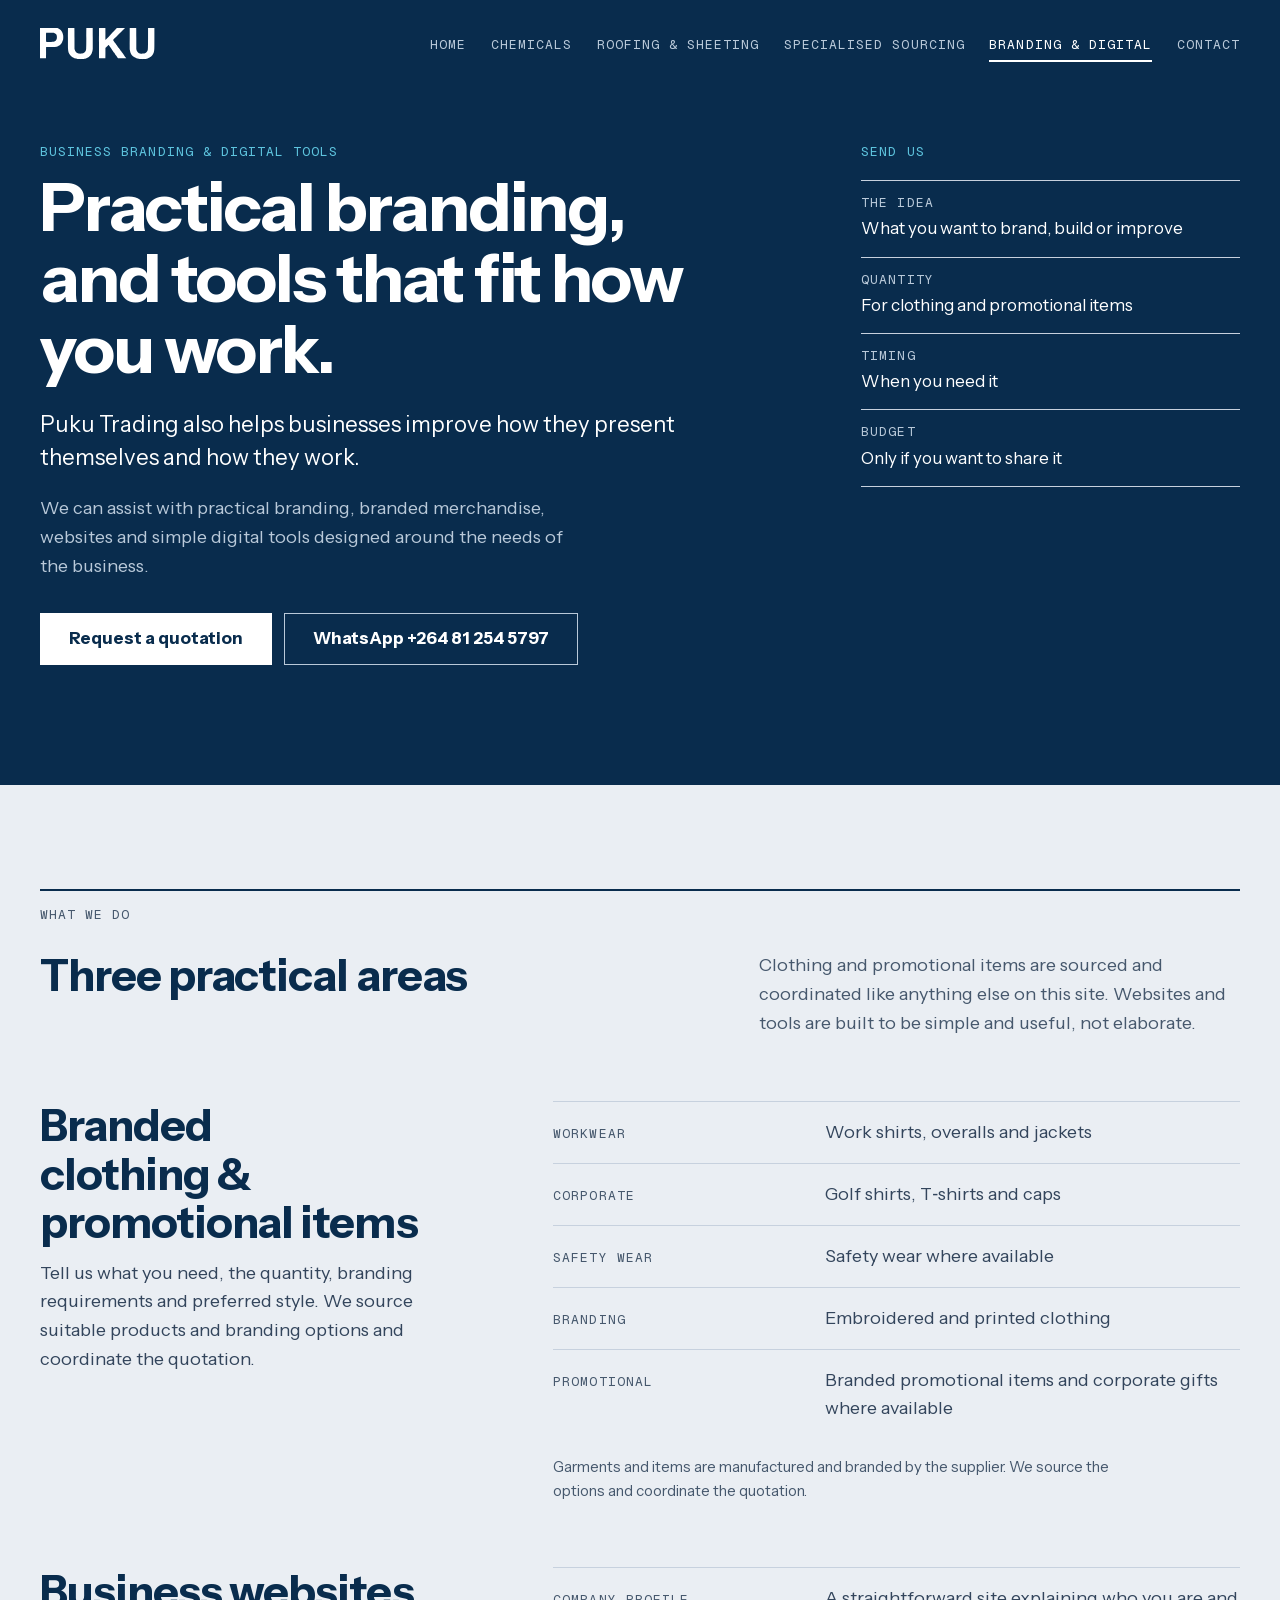
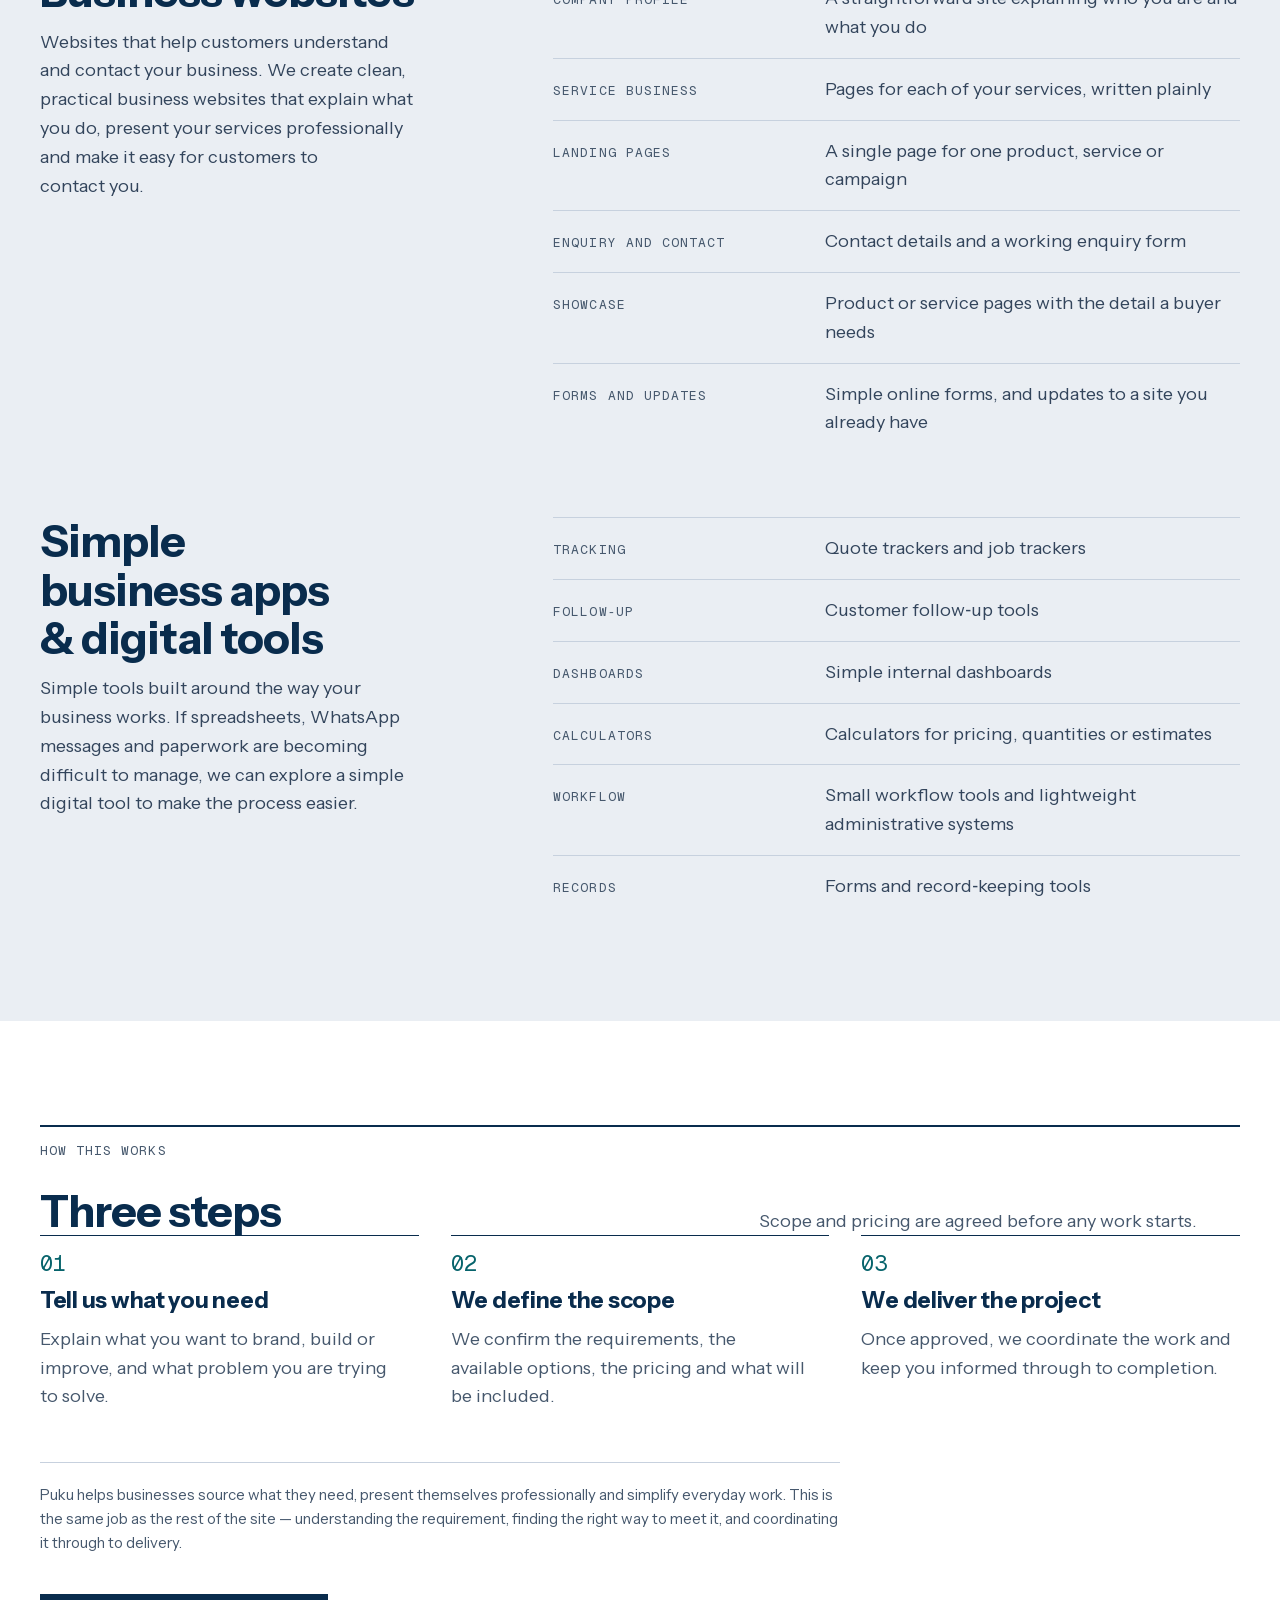
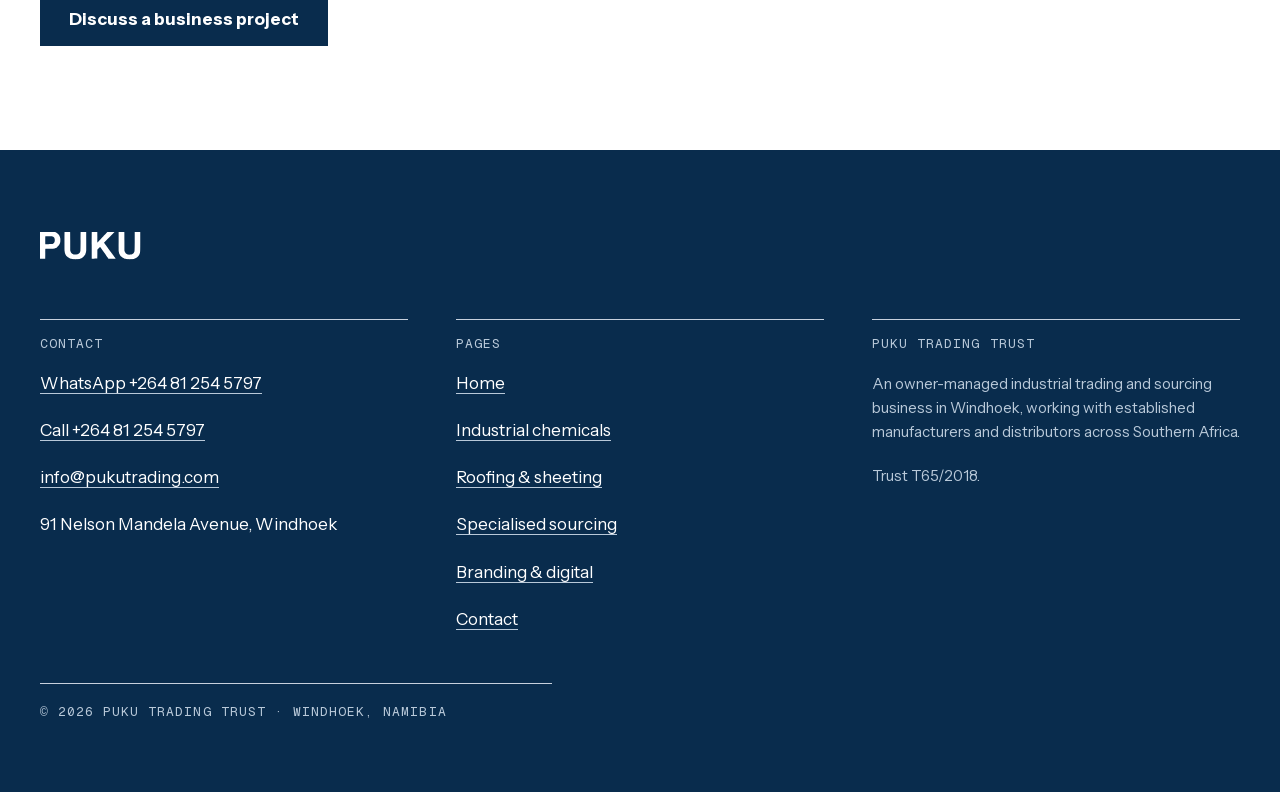
<file: branding.html>
<!DOCTYPE html>
<html lang="en-NA">
<head>
<meta charset="utf-8">
<meta name="viewport" content="width=device-width, initial-scale=1">
<title>Business branding and digital tools, Namibia | Puku Trading</title>
<meta name="description" content="Branded clothing and promotional items, practical business websites and simple digital tools for small and growing Namibian businesses, sourced and coordinated by Puku Trading in Windhoek.">
<link rel="canonical" href="https://pukutrading.com/branding.html">

<meta property="og:type" content="website">
<meta property="og:site_name" content="Puku Trading Trust">
<meta property="og:title" content="Business branding and digital tools, Namibia | Puku Trading">
<meta property="og:description" content="Branded clothing and promotional items, practical business websites and simple digital tools for small and growing Namibian businesses, sourced and coordinated by Puku Trading in Windhoek.">
<meta property="og:url" content="https://pukutrading.com/branding.html">
<meta property="og:image" content="https://pukutrading.com/assets/img/og.png">
<meta property="og:image:width" content="1200">
<meta property="og:image:height" content="630">
<meta property="og:image:alt" content="Puku Trading Trust — industrial trading and sourcing, Windhoek, Namibia">
<meta name="twitter:card" content="summary_large_image">
<meta name="twitter:title" content="Business branding and digital tools, Namibia | Puku Trading">
<meta name="twitter:description" content="Branded clothing and promotional items, practical business websites and simple digital tools for small and growing Namibian businesses, sourced and coordinated by Puku Trading in Windhoek.">
<meta name="twitter:image" content="https://pukutrading.com/assets/img/og.png">
<meta name="theme-color" content="#092C4D">

<link rel="icon" href="/favicon.ico" sizes="32x32">
<link rel="apple-touch-icon" href="/assets/img/apple-touch-icon.png">
<link rel="manifest" href="/site.webmanifest">

<link rel="preload" href="/assets/fonts/instrument-regular.woff2" as="font" type="font/woff2" crossorigin>
<link rel="preload" href="/assets/fonts/instrument-bold.woff2" as="font" type="font/woff2" crossorigin>
<link rel="preload" href="/assets/fonts/geist-mono.woff2" as="font" type="font/woff2" crossorigin>
<link rel="stylesheet" href="/assets/css/site.css?v=10">
<script type="application/ld+json">
{
  "@context": "https://schema.org",
  "@type": "LocalBusiness",
  "@id": "https://pukutrading.com/#business",
  "name": "Puku Trading Trust",
  "description": "Owner-managed industrial trading and sourcing business in Windhoek, Namibia. The local commercial link between Namibian industrial customers and established Southern African manufacturers and suppliers, covering industrial chemicals, roofing and sheeting, and specialised industrial sourcing.",
  "url": "https://pukutrading.com/",
  "telephone": "+264812545797",
  "email": "info@pukutrading.com",
  "image": "https://pukutrading.com/assets/img/og.png",
  "address": {
    "@type": "PostalAddress",
    "streetAddress": "91 Nelson Mandela Avenue",
    "addressLocality": "Windhoek",
    "addressCountry": "NA"
  },
  "areaServed": { "@type": "Country", "name": "Namibia" },
  "openingHoursSpecification": [{
    "@type": "OpeningHoursSpecification",
    "dayOfWeek": ["Monday","Tuesday","Wednesday","Thursday","Friday"],
    "opens": "08:00",
    "closes": "17:00"
  }],
  "knowsAbout": [
    "Industrial chemicals sourcing", "Bulk and commodity chemicals",
    "Industrial cleaning chemicals", "Water and wastewater treatment chemicals",
    "Roof sheeting and roofing accessories", "Specialised industrial sourcing",
    "Branded clothing and promotional items", "Business websites and simple digital tools"
  ]
}
</script>
</head>
<body data-subject="a branding or digital project: ">

<svg width="0" height="0" style="position:absolute" aria-hidden="true" focusable="false"><symbol id="puku" viewBox="8 8 1608 444"><path fill="currentColor" fill-rule="evenodd" d="M558 450C556 449 550 448 545 448C536 447 528 446 512 441C508 440 504 440 503 440C502 440 500 439 498 438C496 437 492 435 490 434C474 427 466 422 451 410C438 400 428 387 418 366C413 353 408 332 407 312C405 288 405 13 407 12C409 10 494 10 495 12C496 13 497 56 497 159C497 272 497 306 498 310C499 313 500 318 501 321C504 334 513 349 523 358C530 364 542 370 552 373C560 376 591 376 599 373C602 372 606 371 608 371C610 371 614 370 615 369C617 368 620 367 623 365C633 361 646 349 650 341C651 339 653 335 654 334C657 327 659 316 660 305C661 298 662 243 662 154C662 45 662 13 663 12C664 10 750 10 751 12C752 13 752 45 752 153C752 231 752 300 752 308C750 328 747 345 740 362C739 366 737 370 736 372C735 374 734 376 734 377C733 377 732 380 730 383C726 391 717 401 708 410C701 417 692 424 691 424C690 424 689 424 689 425C686 427 670 435 663 437C660 438 655 440 652 441C649 443 646 444 645 444C644 444 642 444 639 445C637 446 631 447 625 448C620 448 614 449 612 450C607 452 563 452 558 450ZM1420 450C1418 449 1412 448 1407 448C1398 447 1389 446 1374 441C1370 440 1366 440 1366 440C1365 440 1362 439 1360 437C1357 436 1353 434 1351 433C1335 426 1321 418 1309 407C1303 401 1294 391 1291 386C1290 384 1288 381 1287 379C1279 366 1273 347 1270 324C1268 310 1267 307 1268 161L1268 11L1313 11C1353 11 1357 11 1358 12C1359 14 1360 45 1360 160C1360 293 1360 308 1361 313C1362 316 1363 321 1363 323C1365 332 1374 347 1384 357C1391 363 1403 370 1412 372C1414 373 1418 374 1420 375C1426 376 1456 375 1461 373C1464 372 1467 372 1468 372C1472 372 1488 365 1494 360C1502 354 1509 347 1512 340C1516 332 1520 325 1520 323C1520 322 1520 319 1521 316C1523 312 1523 302 1524 162L1524 11L1566 11C1588 11 1609 11 1611 11L1616 12L1616 158C1616 283 1615 305 1614 308C1613 311 1612 316 1612 321C1611 334 1606 353 1601 364C1596 377 1592 383 1586 392C1574 408 1562 419 1545 429C1541 430 1538 432 1537 432C1536 432 1534 433 1533 434C1533 435 1532 436 1531 436C1530 436 1528 436 1526 437C1516 442 1499 446 1487 448C1481 448 1476 449 1474 450C1469 452 1425 452 1420 450ZM12 439C12 438 12 341 12 223L12 7L119 8C224 8 226 8 236 10C255 14 262 16 273 23C297 35 314 52 325 76C329 82 332 91 333 95C340 119 340 117 340 143C340 166 340 169 338 177C333 194 331 199 325 211C324 213 324 215 324 215C324 216 321 220 318 224C316 228 312 233 310 236C306 242 290 257 285 261C282 262 278 264 267 270C266 271 262 272 258 274C253 275 247 277 244 278C241 279 234 280 229 281C223 281 216 282 213 283C209 283 183 283 154 283C112 284 102 284 101 285C100 286 100 308 100 362C100 404 99 438 99 439C98 440 13 440 12 439ZM840 439C839 438 839 15 840 11L841 8L884 8C925 8 926 8 928 9C928 11 929 38 929 96C928 192 928 186 936 177C948 165 959 153 972 140C989 121 985 125 1006 103C1015 93 1024 84 1025 83C1025 83 1028 79 1031 76C1044 62 1086 18 1092 12L1097 8L1152 8C1210 8 1209 7 1207 11C1206 12 1167 51 1121 98C1074 145 1036 184 1036 185C1036 185 1039 191 1044 198C1049 204 1054 211 1056 214C1058 217 1062 223 1066 227C1069 231 1072 236 1074 238C1076 242 1081 248 1088 257C1089 260 1092 264 1094 266C1096 268 1105 282 1116 296C1126 309 1135 322 1137 325C1138 327 1141 331 1143 333C1145 336 1148 340 1150 342C1152 345 1154 349 1165 363C1181 386 1187 393 1191 399C1200 412 1212 428 1216 433C1218 435 1219 438 1219 439C1219 439 1198 440 1162 440L1106 440L1103 436C1101 434 1099 431 1098 430C1097 428 1094 423 1091 419C1087 414 1083 408 1081 405C1079 402 1075 396 1072 392C1068 387 1064 381 1062 378C1060 374 1055 368 1052 363C1048 358 1044 352 1042 350C1041 348 1037 343 1035 339C1032 335 1028 329 1025 326C1023 322 1019 317 1017 314C1015 311 1012 307 1011 306C1010 304 1007 300 1005 297C1002 293 998 287 995 283C989 275 986 269 980 262C979 260 976 257 975 255C974 253 973 252 972 252C970 252 931 291 929 294C929 295 929 328 929 367C929 406 928 438 928 438C927 440 841 440 840 439ZM204 208C213 207 215 206 224 201C229 199 237 192 240 187C243 183 248 173 248 171C248 170 248 168 249 166C252 160 252 131 249 122C248 118 247 114 246 114C246 113 245 110 244 108C240 101 226 90 219 88C217 88 214 87 213 86C211 85 204 84 198 83C189 81 181 81 145 81L102 81L101 84C99 87 99 207 101 209C103 211 106 211 148 210C185 210 196 209 204 208Z"/></symbol></svg>

<a class="skip" href="#main">Skip to content</a>

<section class="band band--navy hero">
  <div class="wrap">
    <header class="masthead">
      <a class="mark" href="index.html" aria-label="Puku Trading Trust — home">
        <svg width="116" height="32" viewBox="8 8 1608 444" aria-hidden="true" focusable="false"><use href="#puku"/></svg>
      </a>
      <button class="menubtn" type="button" aria-expanded="false" aria-controls="nav" hidden>Menu</button>
      <nav class="nav" id="nav" aria-label="Main">
        <ul>
            <li><a href="index.html">Home</a></li>
            <li><a href="chemicals.html">Chemicals</a></li>
            <li><a href="roofing.html">Roofing &amp; sheeting</a></li>
            <li><a href="sourcing.html">Specialised sourcing</a></li>
            <li><a href="branding.html" aria-current="page">Branding &amp; digital</a></li>
            <li><a href="contact.html">Contact</a></li>
        </ul>
      </nav>
    </header>

    <div class="grid hero__grid" id="main">
      <div class="hero__main">
        <p class="label label--accent">Business branding &amp; digital tools</p>
        <h1>Practical branding, and tools that fit how you work.</h1>
        <p class="lead">Puku Trading also helps businesses improve how they present themselves and how they work.</p>
        <p class="hero__note">We can assist with practical branding, branded merchandise, websites and simple digital tools designed around the needs of the business.</p>
          <p class="hero__actions">
            <a class="btn btn--primary" href="contact.html">Request a quotation</a>
            <a class="btn btn--ghost" href="https://wa.me/264812545797" data-wa>WhatsApp +264 81 254 5797</a>
          </p>
      </div>
      <div class="hero__aside">
        <p class="label label--accent">Send us</p>
        <dl class="keys">
          <div>
            <dt>The idea</dt>
            <dd>What you want to brand, build or improve</dd>
          </div>
          <div>
            <dt>Quantity</dt>
            <dd>For clothing and promotional items</dd>
          </div>
          <div>
            <dt>Timing</dt>
            <dd>When you need it</dd>
          </div>
          <div>
            <dt>Budget</dt>
            <dd>Only if you want to share it</dd>
          </div>
        </dl>
      </div>
    </div>
  </div>
</section>

<section class="band band--tint">
  <div class="wrap">
    <div class="sechead sechead__cols">
      <p class="label">What we do</p>
      <h2>Three practical areas</h2>
      <p class="sechead__intro">Clothing and promotional items are sourced and coordinated like anything else on this site. Websites and tools are built to be simple and useful, not elaborate.</p>
    </div>
    <div class="apps">
      <div class="app">
        <div class="app__head">
          <h2>Branded clothing &amp; promotional items</h2>
          <p>Tell us what you need, the quantity, branding requirements and preferred style. We source suitable products and branding options and coordinate the quotation.</p>
        </div>
        <div class="app__body">
          <dl class="spec">
          <div>
            <dt>Workwear</dt>
            <dd>Work shirts, overalls and jackets</dd>
          </div>
          <div>
            <dt>Corporate</dt>
            <dd>Golf shirts, T&#8209;shirts and caps</dd>
          </div>
          <div>
            <dt>Safety wear</dt>
            <dd>Safety wear where available</dd>
          </div>
          <div>
            <dt>Branding</dt>
            <dd>Embroidered and printed clothing</dd>
          </div>
          <div>
            <dt>Promotional</dt>
            <dd>Branded promotional items and corporate gifts where available</dd>
          </div>
          </dl>
          <p class="app__note">Garments and items are manufactured and branded by the supplier. We source the options and coordinate the quotation.</p>
        </div>
      </div>
      <div class="app">
        <div class="app__head">
          <h2>Business websites</h2>
          <p>Websites that help customers understand and contact your business. We create clean, practical business websites that explain what you do, present your services professionally and make it easy for customers to contact you.</p>
        </div>
        <div class="app__body">
          <dl class="spec">
          <div>
            <dt>Company profile</dt>
            <dd>A straightforward site explaining who you are and what you do</dd>
          </div>
          <div>
            <dt>Service business</dt>
            <dd>Pages for each of your services, written plainly</dd>
          </div>
          <div>
            <dt>Landing pages</dt>
            <dd>A single page for one product, service or campaign</dd>
          </div>
          <div>
            <dt>Enquiry and contact</dt>
            <dd>Contact details and a working enquiry form</dd>
          </div>
          <div>
            <dt>Showcase</dt>
            <dd>Product or service pages with the detail a buyer needs</dd>
          </div>
          <div>
            <dt>Forms and updates</dt>
            <dd>Simple online forms, and updates to a site you already have</dd>
          </div>
          </dl>
        </div>
      </div>
      <div class="app">
        <div class="app__head">
          <h2>Simple business apps &amp; digital tools</h2>
          <p>Simple tools built around the way your business works. If spreadsheets, WhatsApp messages and paperwork are becoming difficult to manage, we can explore a simple digital tool to make the process easier.</p>
        </div>
        <div class="app__body">
          <dl class="spec">
          <div>
            <dt>Tracking</dt>
            <dd>Quote trackers and job trackers</dd>
          </div>
          <div>
            <dt>Follow&#8209;up</dt>
            <dd>Customer follow&#8209;up tools</dd>
          </div>
          <div>
            <dt>Dashboards</dt>
            <dd>Simple internal dashboards</dd>
          </div>
          <div>
            <dt>Calculators</dt>
            <dd>Calculators for pricing, quantities or estimates</dd>
          </div>
          <div>
            <dt>Workflow</dt>
            <dd>Small workflow tools and lightweight administrative systems</dd>
          </div>
          <div>
            <dt>Records</dt>
            <dd>Forms and record&#8209;keeping tools</dd>
          </div>
          </dl>
        </div>
      </div>
    </div>
  </div>
</section>

<section class="band">
  <div class="wrap">
    <div class="sechead sechead__cols">
      <p class="label">How this works</p>
      <h2>Three steps</h2>
      <p class="sechead__intro">Scope and pricing are agreed before any work starts.</p>
    </div>
    <ol class="steps steps--three">
      <li>
        <span class="steps__n">01</span>
        <h3>Tell us what you need</h3>
        <p>Explain what you want to brand, build or improve, and what problem you are trying to solve.</p>
      </li>
      <li>
        <span class="steps__n">02</span>
        <h3>We define the scope</h3>
        <p>We confirm the requirements, the available options, the pricing and what will be included.</p>
      </li>
      <li>
        <span class="steps__n">03</span>
        <h3>We deliver the project</h3>
        <p>Once approved, we coordinate the work and keep you informed through to completion.</p>
      </li>
    </ol>
    <p class="note">Puku helps businesses source what they need, present themselves professionally and simplify everyday work. This is the same job as the rest of the site — understanding the requirement, finding the right way to meet it, and coordinating it through to delivery.</p>
    <p class="actions"><a class="btn btn--primary" href="contact.html">Discuss a business project</a></p>
  </div>
</section>

<footer class="band band--navy foot">
  <div class="wrap">
    <a class="mark" href="index.html" aria-label="Puku Trading Trust — home">
      <svg width="101" height="28" viewBox="8 8 1608 444" aria-hidden="true" focusable="false"><use href="#puku"/></svg>
    </a>
    <div class="foot__cols">
      <div class="foot__col">
        <p class="label">Contact</p>
        <ul>
          <li><a href="https://wa.me/264812545797" data-wa>WhatsApp +264 81 254 5797</a></li>
          <li><a href="tel:+264812545797">Call +264 81 254 5797</a></li>
          <li><a href="mailto:info@pukutrading.com">info@pukutrading.com</a></li>
          <li><span class="foot__line">91 Nelson Mandela Avenue, Windhoek</span></li>
        </ul>
      </div>
      <div class="foot__col">
        <p class="label">Pages</p>
        <ul>
          <li><a href="index.html">Home</a></li>
          <li><a href="chemicals.html">Industrial chemicals</a></li>
          <li><a href="roofing.html">Roofing &amp; sheeting</a></li>
          <li><a href="sourcing.html">Specialised sourcing</a></li>
          <li><a href="branding.html">Branding &amp; digital</a></li>
          <li><a href="contact.html">Contact</a></li>
        </ul>
      </div>
      <div class="foot__col">
        <p class="label">Puku Trading Trust</p>
        <p class="foot__about">An owner-managed industrial trading and sourcing business in Windhoek, working with established manufacturers and distributors across Southern Africa.</p>
        <p class="foot__about">Trust T65/2018.</p>
      </div>
    </div>
    <p class="foot__legal label">&copy; <span data-year>2026</span> Puku Trading Trust &middot; Windhoek, Namibia</p>
  </div>
</footer>

<nav class="bar" aria-label="Contact">
  <a href="https://wa.me/264812545797" data-wa>WhatsApp</a>
  <a href="tel:+264812545797">Call</a>
</nav>

<script src="/assets/js/site.js?v=10" defer></script>
</body>
</html>
</file>
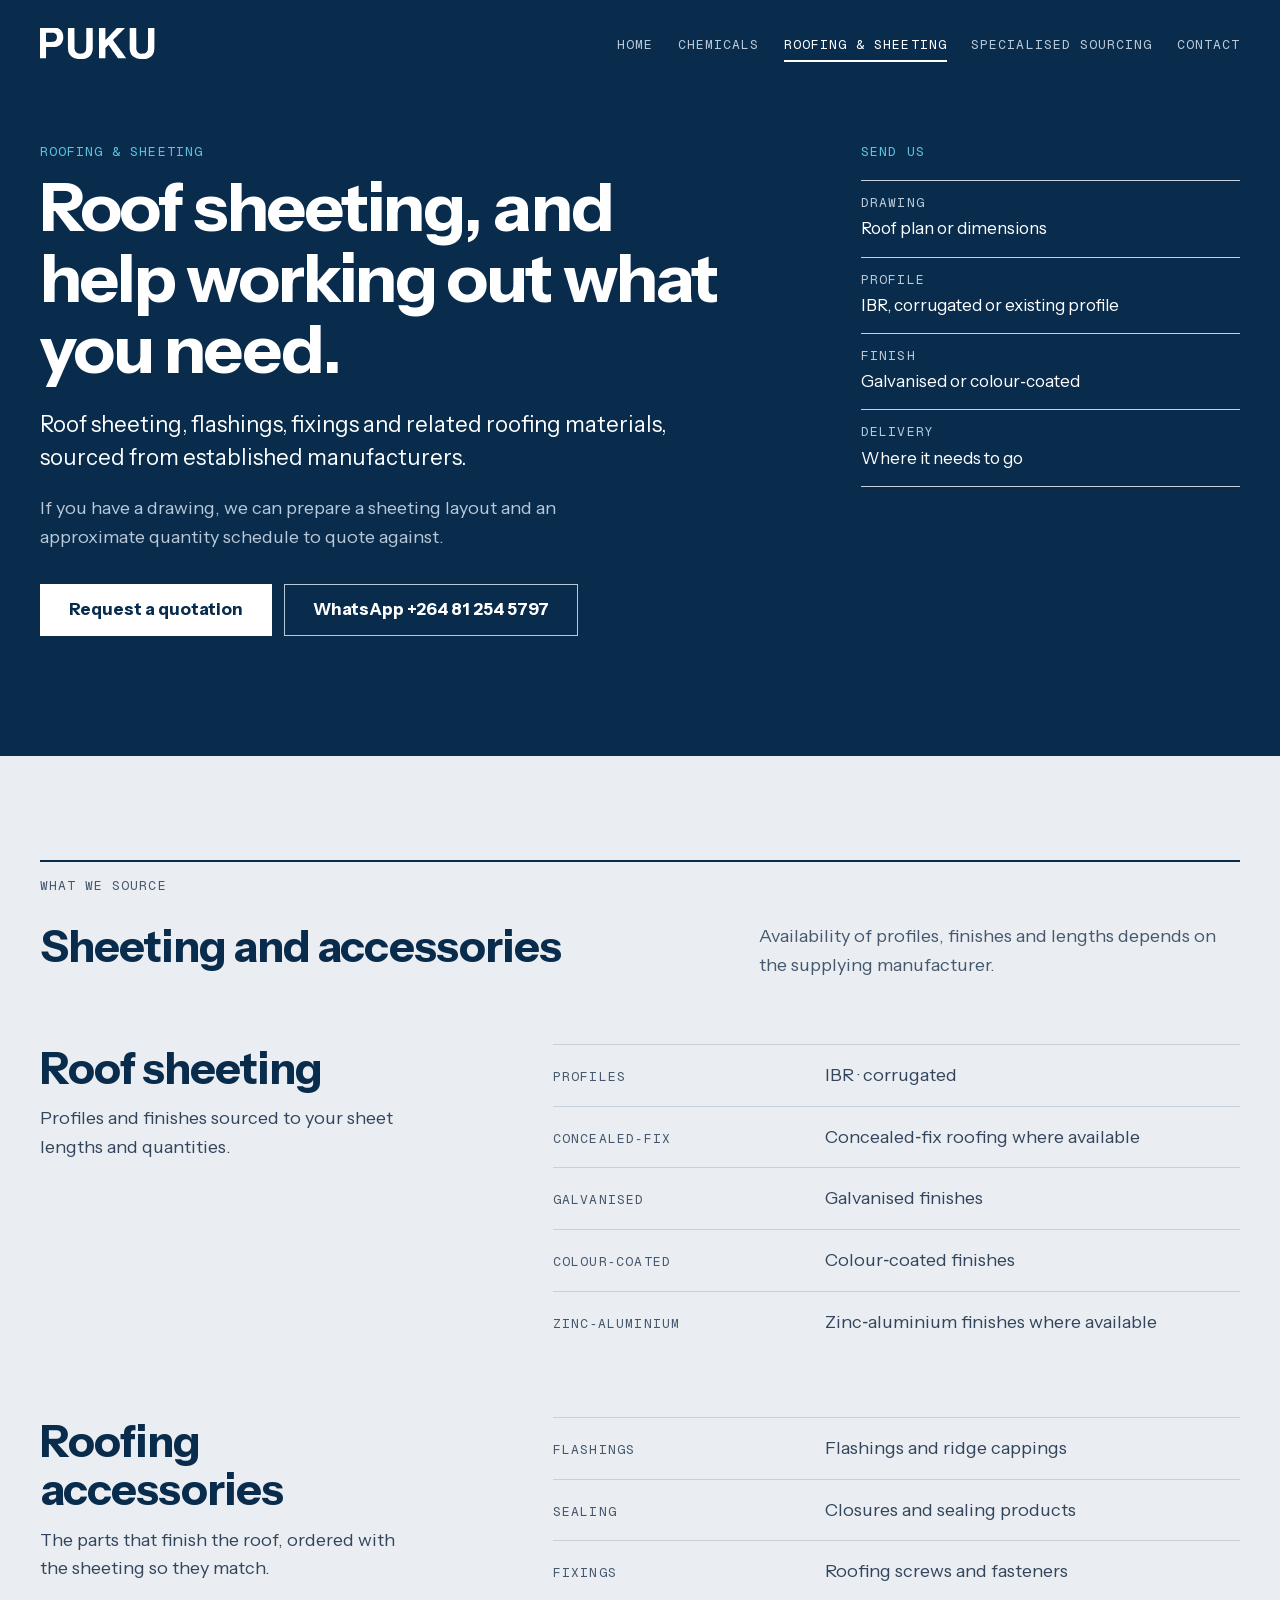
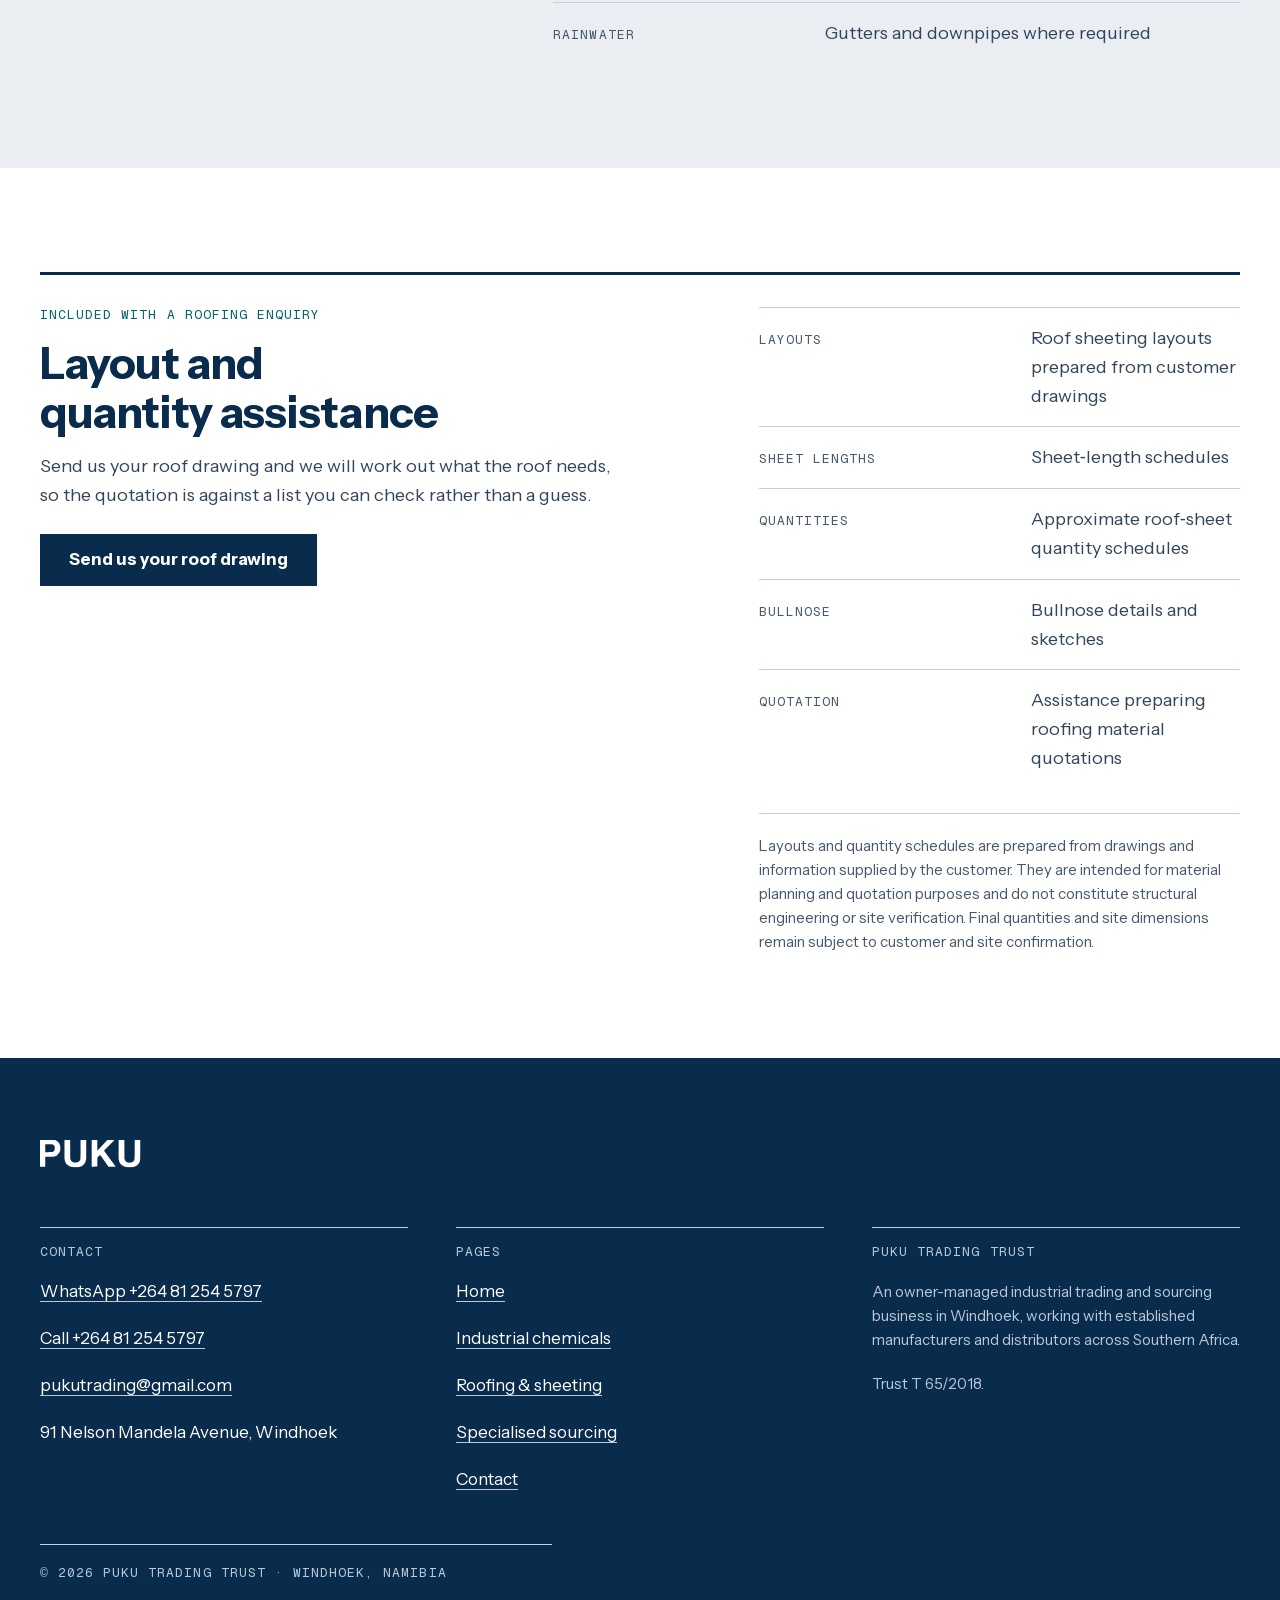
<file: building-roofing.html>
<!DOCTYPE html>
<html lang="en-NA">
<head>
<meta charset="utf-8">
<meta name="viewport" content="width=device-width, initial-scale=1">
<title>Roof sheeting and roofing materials, Namibia | Puku Trading</title>
<meta name="description" content="IBR, corrugated and colour-coated roof sheeting, flashings, fixings and gutters sourced for Namibian customers, with sheeting layouts and quantity schedules prepared from your drawings.">
<link rel="canonical" href="https://pukutrading.com/building-roofing.html">

<meta property="og:type" content="website">
<meta property="og:site_name" content="Puku Trading Trust">
<meta property="og:title" content="Roof sheeting and roofing materials, Namibia | Puku Trading">
<meta property="og:description" content="IBR, corrugated and colour-coated roof sheeting, flashings, fixings and gutters sourced for Namibian customers, with sheeting layouts and quantity schedules prepared from your drawings.">
<meta property="og:url" content="https://pukutrading.com/building-roofing.html">
<meta property="og:image" content="https://pukutrading.com/assets/img/og.png">
<meta property="og:image:width" content="1200">
<meta property="og:image:height" content="630">
<meta property="og:image:alt" content="Puku Trading Trust — industrial trading and sourcing, Windhoek, Namibia">
<meta name="twitter:card" content="summary_large_image">
<meta name="twitter:title" content="Roof sheeting and roofing materials, Namibia | Puku Trading">
<meta name="twitter:description" content="IBR, corrugated and colour-coated roof sheeting, flashings, fixings and gutters sourced for Namibian customers, with sheeting layouts and quantity schedules prepared from your drawings.">
<meta name="twitter:image" content="https://pukutrading.com/assets/img/og.png">
<meta name="theme-color" content="#092C4D">

<link rel="icon" href="/favicon.ico" sizes="32x32">
<link rel="apple-touch-icon" href="/assets/img/apple-touch-icon.png">
<link rel="manifest" href="/site.webmanifest">

<link rel="preload" href="/assets/fonts/instrument-regular.woff2" as="font" type="font/woff2" crossorigin>
<link rel="preload" href="/assets/fonts/instrument-bold.woff2" as="font" type="font/woff2" crossorigin>
<link rel="preload" href="/assets/fonts/geist-mono.woff2" as="font" type="font/woff2" crossorigin>
<link rel="stylesheet" href="/assets/css/site.css?v=5">
<script type="application/ld+json">
{
  "@context": "https://schema.org",
  "@type": "LocalBusiness",
  "@id": "https://pukutrading.com/#business",
  "name": "Puku Trading Trust",
  "description": "Owner-managed industrial trading and sourcing business in Windhoek, Namibia. The local commercial link between Namibian industrial customers and established Southern African manufacturers and suppliers, covering industrial chemicals, roofing and sheeting, and specialised industrial sourcing.",
  "url": "https://pukutrading.com/",
  "telephone": "+264812545797",
  "email": "pukutrading@gmail.com",
  "image": "https://pukutrading.com/assets/img/og.png",
  "address": {
    "@type": "PostalAddress",
    "streetAddress": "91 Nelson Mandela Avenue",
    "addressLocality": "Windhoek",
    "addressCountry": "NA"
  },
  "areaServed": { "@type": "Country", "name": "Namibia" },
  "openingHoursSpecification": [{
    "@type": "OpeningHoursSpecification",
    "dayOfWeek": ["Monday","Tuesday","Wednesday","Thursday","Friday"],
    "opens": "08:00",
    "closes": "17:00"
  }],
  "knowsAbout": [
    "Industrial chemicals sourcing", "Bulk and commodity chemicals",
    "Industrial cleaning chemicals", "Water and wastewater treatment chemicals",
    "Roof sheeting and roofing accessories", "Specialised industrial sourcing"
  ]
}
</script>
</head>
<body data-subject="roofing and sheeting: ">

<svg width="0" height="0" style="position:absolute" aria-hidden="true" focusable="false"><symbol id="puku" viewBox="8 8 1608 444"><path fill="currentColor" fill-rule="evenodd" d="M558 450C556 449 550 448 545 448C536 447 528 446 512 441C508 440 504 440 503 440C502 440 500 439 498 438C496 437 492 435 490 434C474 427 466 422 451 410C438 400 428 387 418 366C413 353 408 332 407 312C405 288 405 13 407 12C409 10 494 10 495 12C496 13 497 56 497 159C497 272 497 306 498 310C499 313 500 318 501 321C504 334 513 349 523 358C530 364 542 370 552 373C560 376 591 376 599 373C602 372 606 371 608 371C610 371 614 370 615 369C617 368 620 367 623 365C633 361 646 349 650 341C651 339 653 335 654 334C657 327 659 316 660 305C661 298 662 243 662 154C662 45 662 13 663 12C664 10 750 10 751 12C752 13 752 45 752 153C752 231 752 300 752 308C750 328 747 345 740 362C739 366 737 370 736 372C735 374 734 376 734 377C733 377 732 380 730 383C726 391 717 401 708 410C701 417 692 424 691 424C690 424 689 424 689 425C686 427 670 435 663 437C660 438 655 440 652 441C649 443 646 444 645 444C644 444 642 444 639 445C637 446 631 447 625 448C620 448 614 449 612 450C607 452 563 452 558 450ZM1420 450C1418 449 1412 448 1407 448C1398 447 1389 446 1374 441C1370 440 1366 440 1366 440C1365 440 1362 439 1360 437C1357 436 1353 434 1351 433C1335 426 1321 418 1309 407C1303 401 1294 391 1291 386C1290 384 1288 381 1287 379C1279 366 1273 347 1270 324C1268 310 1267 307 1268 161L1268 11L1313 11C1353 11 1357 11 1358 12C1359 14 1360 45 1360 160C1360 293 1360 308 1361 313C1362 316 1363 321 1363 323C1365 332 1374 347 1384 357C1391 363 1403 370 1412 372C1414 373 1418 374 1420 375C1426 376 1456 375 1461 373C1464 372 1467 372 1468 372C1472 372 1488 365 1494 360C1502 354 1509 347 1512 340C1516 332 1520 325 1520 323C1520 322 1520 319 1521 316C1523 312 1523 302 1524 162L1524 11L1566 11C1588 11 1609 11 1611 11L1616 12L1616 158C1616 283 1615 305 1614 308C1613 311 1612 316 1612 321C1611 334 1606 353 1601 364C1596 377 1592 383 1586 392C1574 408 1562 419 1545 429C1541 430 1538 432 1537 432C1536 432 1534 433 1533 434C1533 435 1532 436 1531 436C1530 436 1528 436 1526 437C1516 442 1499 446 1487 448C1481 448 1476 449 1474 450C1469 452 1425 452 1420 450ZM12 439C12 438 12 341 12 223L12 7L119 8C224 8 226 8 236 10C255 14 262 16 273 23C297 35 314 52 325 76C329 82 332 91 333 95C340 119 340 117 340 143C340 166 340 169 338 177C333 194 331 199 325 211C324 213 324 215 324 215C324 216 321 220 318 224C316 228 312 233 310 236C306 242 290 257 285 261C282 262 278 264 267 270C266 271 262 272 258 274C253 275 247 277 244 278C241 279 234 280 229 281C223 281 216 282 213 283C209 283 183 283 154 283C112 284 102 284 101 285C100 286 100 308 100 362C100 404 99 438 99 439C98 440 13 440 12 439ZM840 439C839 438 839 15 840 11L841 8L884 8C925 8 926 8 928 9C928 11 929 38 929 96C928 192 928 186 936 177C948 165 959 153 972 140C989 121 985 125 1006 103C1015 93 1024 84 1025 83C1025 83 1028 79 1031 76C1044 62 1086 18 1092 12L1097 8L1152 8C1210 8 1209 7 1207 11C1206 12 1167 51 1121 98C1074 145 1036 184 1036 185C1036 185 1039 191 1044 198C1049 204 1054 211 1056 214C1058 217 1062 223 1066 227C1069 231 1072 236 1074 238C1076 242 1081 248 1088 257C1089 260 1092 264 1094 266C1096 268 1105 282 1116 296C1126 309 1135 322 1137 325C1138 327 1141 331 1143 333C1145 336 1148 340 1150 342C1152 345 1154 349 1165 363C1181 386 1187 393 1191 399C1200 412 1212 428 1216 433C1218 435 1219 438 1219 439C1219 439 1198 440 1162 440L1106 440L1103 436C1101 434 1099 431 1098 430C1097 428 1094 423 1091 419C1087 414 1083 408 1081 405C1079 402 1075 396 1072 392C1068 387 1064 381 1062 378C1060 374 1055 368 1052 363C1048 358 1044 352 1042 350C1041 348 1037 343 1035 339C1032 335 1028 329 1025 326C1023 322 1019 317 1017 314C1015 311 1012 307 1011 306C1010 304 1007 300 1005 297C1002 293 998 287 995 283C989 275 986 269 980 262C979 260 976 257 975 255C974 253 973 252 972 252C970 252 931 291 929 294C929 295 929 328 929 367C929 406 928 438 928 438C927 440 841 440 840 439ZM204 208C213 207 215 206 224 201C229 199 237 192 240 187C243 183 248 173 248 171C248 170 248 168 249 166C252 160 252 131 249 122C248 118 247 114 246 114C246 113 245 110 244 108C240 101 226 90 219 88C217 88 214 87 213 86C211 85 204 84 198 83C189 81 181 81 145 81L102 81L101 84C99 87 99 207 101 209C103 211 106 211 148 210C185 210 196 209 204 208Z"/></symbol></svg>

<a class="skip" href="#main">Skip to content</a>

<section class="band band--navy hero">
  <div class="wrap">
    <header class="masthead">
      <a class="mark" href="index.html" aria-label="Puku Trading Trust — home">
        <svg width="116" height="32" viewBox="8 8 1608 444" aria-hidden="true" focusable="false"><use href="#puku"/></svg>
      </a>
      <button class="menubtn" type="button" aria-expanded="false" aria-controls="nav" hidden>Menu</button>
      <nav class="nav" id="nav" aria-label="Main">
        <ul>
            <li><a href="index.html">Home</a></li>
            <li><a href="chemicals.html">Chemicals</a></li>
            <li><a href="building-roofing.html" aria-current="page">Roofing &amp; sheeting</a></li>
            <li><a href="sourcing.html">Specialised sourcing</a></li>
            <li><a href="contact.html">Contact</a></li>
        </ul>
      </nav>
    </header>

    <div class="grid hero__grid" id="main">
      <div class="hero__main">
        <p class="label label--accent">Roofing &amp; sheeting</p>
        <h1>Roof sheeting, and help working out what you need.</h1>
        <p class="lead">Roof sheeting, flashings, fixings and related roofing materials, sourced from established manufacturers.</p>
        <p class="hero__note">If you have a drawing, we can prepare a sheeting layout and an approximate quantity schedule to quote against.</p>
          <p class="hero__actions">
            <a class="btn btn--primary" href="contact.html">Request a quotation</a>
            <a class="btn btn--ghost" href="https://wa.me/264812545797" data-wa>WhatsApp +264 81 254 5797</a>
          </p>
      </div>
      <div class="hero__aside">
        <p class="label label--accent">Send us</p>
        <dl class="keys">
          <div>
            <dt>Drawing</dt>
            <dd>Roof plan or dimensions</dd>
          </div>
          <div>
            <dt>Profile</dt>
            <dd>IBR, corrugated or existing profile</dd>
          </div>
          <div>
            <dt>Finish</dt>
            <dd>Galvanised or colour&#8209;coated</dd>
          </div>
          <div>
            <dt>Delivery</dt>
            <dd>Where it needs to go</dd>
          </div>
        </dl>
      </div>
    </div>
  </div>
</section>

<section class="band band--tint">
  <div class="wrap">
    <div class="sechead sechead__cols">
      <p class="label">What we source</p>
      <h2>Sheeting and accessories</h2>
      <p class="sechead__intro">Availability of profiles, finishes and lengths depends on the supplying manufacturer.</p>
    </div>
    <div class="apps">
      <div class="app">
        <div class="app__head">
          <h2>Roof sheeting</h2>
          <p>Profiles and finishes sourced to your sheet lengths and quantities.</p>
        </div>
        <div class="app__body">
          <dl class="spec">
          <div>
            <dt>Profiles</dt>
            <dd>IBR &middot; corrugated</dd>
          </div>
          <div>
            <dt>Concealed&#8209;fix</dt>
            <dd>Concealed&#8209;fix roofing where available</dd>
          </div>
          <div>
            <dt>Galvanised</dt>
            <dd>Galvanised finishes</dd>
          </div>
          <div>
            <dt>Colour&#8209;coated</dt>
            <dd>Colour&#8209;coated finishes</dd>
          </div>
          <div>
            <dt>Zinc&#8209;aluminium</dt>
            <dd>Zinc&#8209;aluminium finishes where available</dd>
          </div>
          </dl>
        </div>
      </div>
      <div class="app">
        <div class="app__head">
          <h2>Roofing accessories</h2>
          <p>The parts that finish the roof, ordered with the sheeting so they match.</p>
        </div>
        <div class="app__body">
          <dl class="spec">
          <div>
            <dt>Flashings</dt>
            <dd>Flashings and ridge cappings</dd>
          </div>
          <div>
            <dt>Sealing</dt>
            <dd>Closures and sealing products</dd>
          </div>
          <div>
            <dt>Fixings</dt>
            <dd>Roofing screws and fasteners</dd>
          </div>
          <div>
            <dt>Rainwater</dt>
            <dd>Gutters and downpipes where required</dd>
          </div>
          </dl>
        </div>
      </div>
    </div>
  </div>
</section>

<section class="band">
  <div class="wrap">
    <div class="verify grid">
      <div class="verify__text">
        <p class="label label--accent">Included with a roofing enquiry</p>
        <h2>Layout and quantity assistance</h2>
        <p>Send us your roof drawing and we will work out what the roof needs, so the quotation is against a list you can check rather than a guess.</p>
        <p style="margin-top:24px"><a class="btn btn--primary" href="contact.html">Send us your roof drawing</a></p>
      </div>
      <div class="verify__fig">
        <ul class="spec">
          <li><span class="k">Layouts</span><span class="v">Roof sheeting layouts prepared from customer drawings</span></li>
          <li><span class="k">Sheet lengths</span><span class="v">Sheet&#8209;length schedules</span></li>
          <li><span class="k">Quantities</span><span class="v">Approximate roof&#8209;sheet quantity schedules</span></li>
          <li><span class="k">Bullnose</span><span class="v">Bullnose details and sketches</span></li>
          <li><span class="k">Quotation</span><span class="v">Assistance preparing roofing material quotations</span></li>
        </ul>
        <p class="note note--tight">Layouts and quantity schedules are prepared from drawings and information supplied by the customer. They are intended for material planning and quotation purposes and do not constitute structural engineering or site verification. Final quantities and site dimensions remain subject to customer and site confirmation.</p>
      </div>
    </div>
  </div>
</section>

<footer class="band band--navy foot">
  <div class="wrap">
    <a class="mark" href="index.html" aria-label="Puku Trading Trust — home">
      <svg width="101" height="28" viewBox="8 8 1608 444" aria-hidden="true" focusable="false"><use href="#puku"/></svg>
    </a>
    <div class="foot__cols">
      <div class="foot__col">
        <p class="label">Contact</p>
        <ul>
          <li><a href="https://wa.me/264812545797" data-wa>WhatsApp +264 81 254 5797</a></li>
          <li><a href="tel:+264812545797">Call +264 81 254 5797</a></li>
          <li><a href="mailto:pukutrading@gmail.com">pukutrading@gmail.com</a></li>
          <li><span class="foot__line">91 Nelson Mandela Avenue, Windhoek</span></li>
        </ul>
      </div>
      <div class="foot__col">
        <p class="label">Pages</p>
        <ul>
          <li><a href="index.html">Home</a></li>
          <li><a href="chemicals.html">Industrial chemicals</a></li>
          <li><a href="building-roofing.html">Roofing &amp; sheeting</a></li>
          <li><a href="sourcing.html">Specialised sourcing</a></li>
          <li><a href="contact.html">Contact</a></li>
        </ul>
      </div>
      <div class="foot__col">
        <p class="label">Puku Trading Trust</p>
        <p class="foot__about">An owner-managed industrial trading and sourcing business in Windhoek, working with established manufacturers and distributors across Southern Africa.</p>
        <p class="foot__about">Trust T&nbsp;65/2018.</p>
      </div>
    </div>
    <p class="foot__legal label">&copy; <span data-year>2026</span> Puku Trading Trust &middot; Windhoek, Namibia</p>
  </div>
</footer>

<nav class="bar" aria-label="Contact">
  <a href="https://wa.me/264812545797" data-wa>WhatsApp</a>
  <a href="tel:+264812545797">Call</a>
</nav>

<script src="/assets/js/site.js?v=5" defer></script>
</body>
</html>
</file>
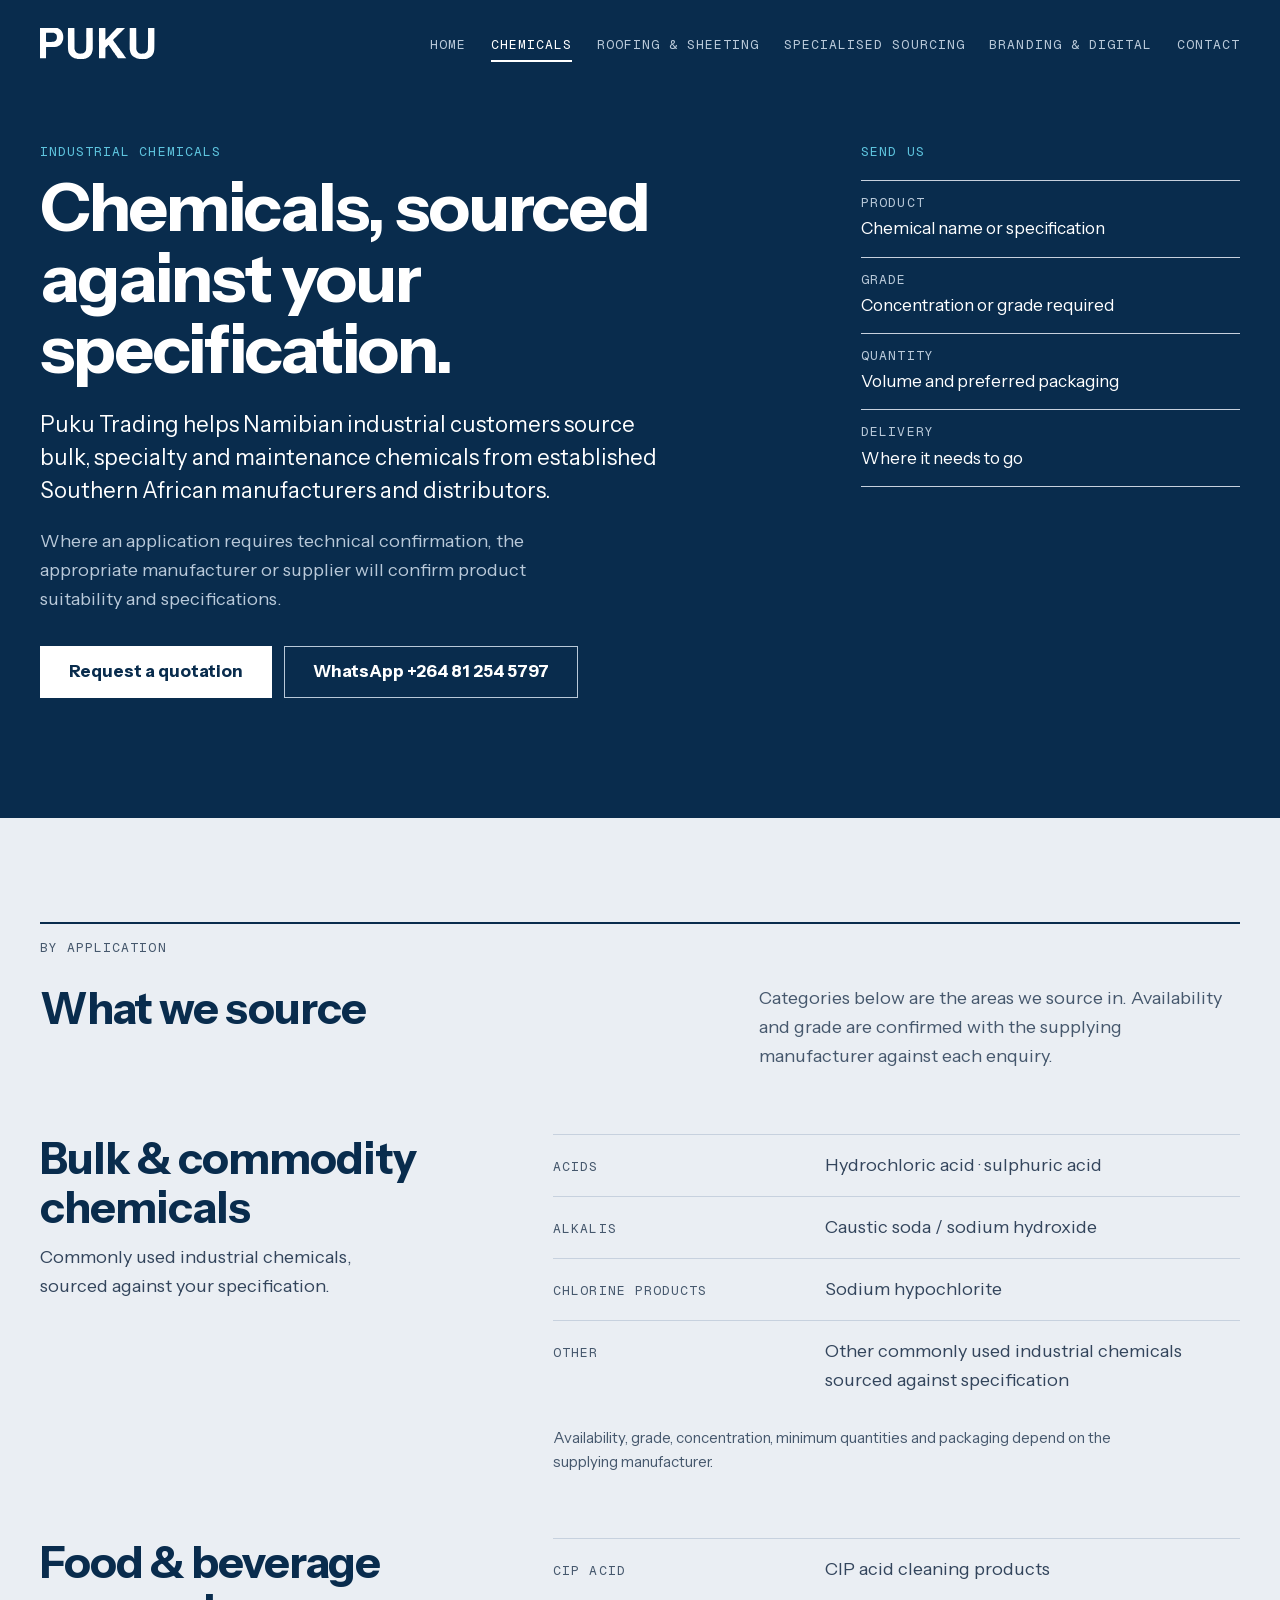
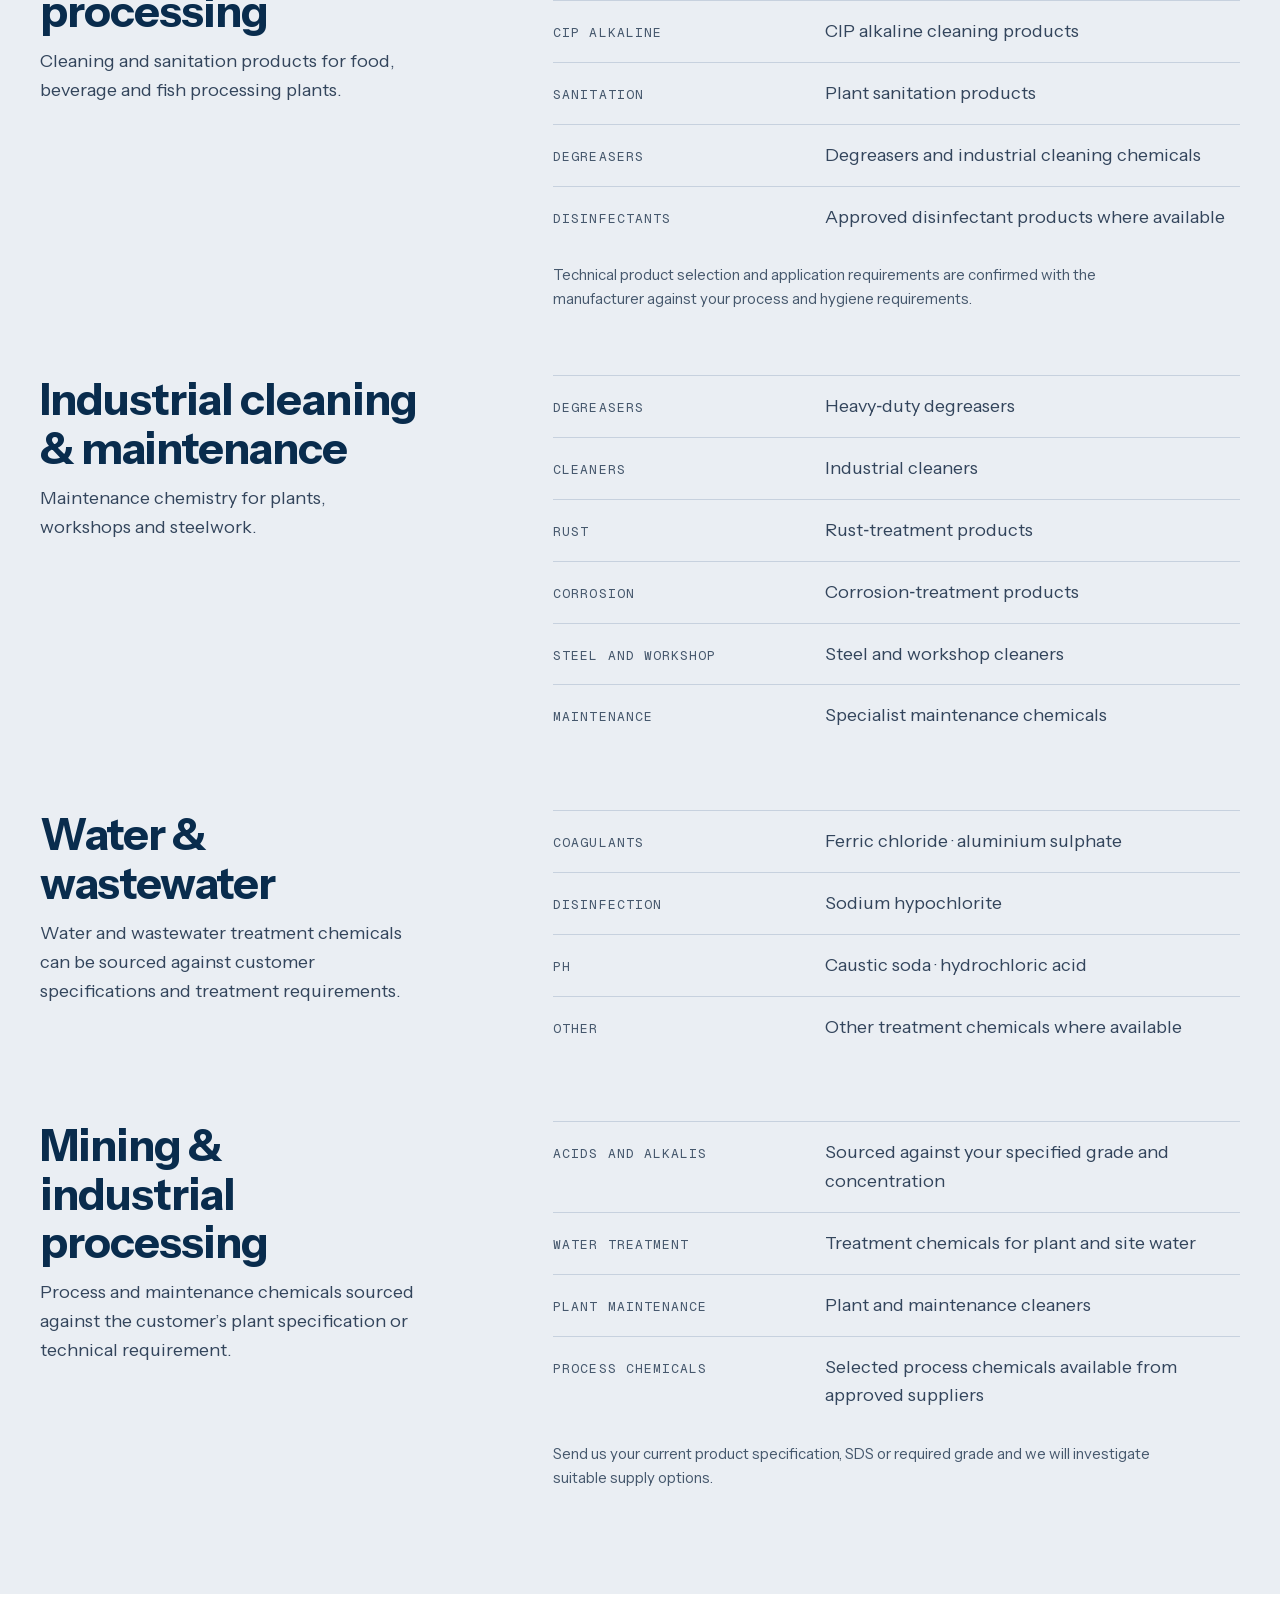
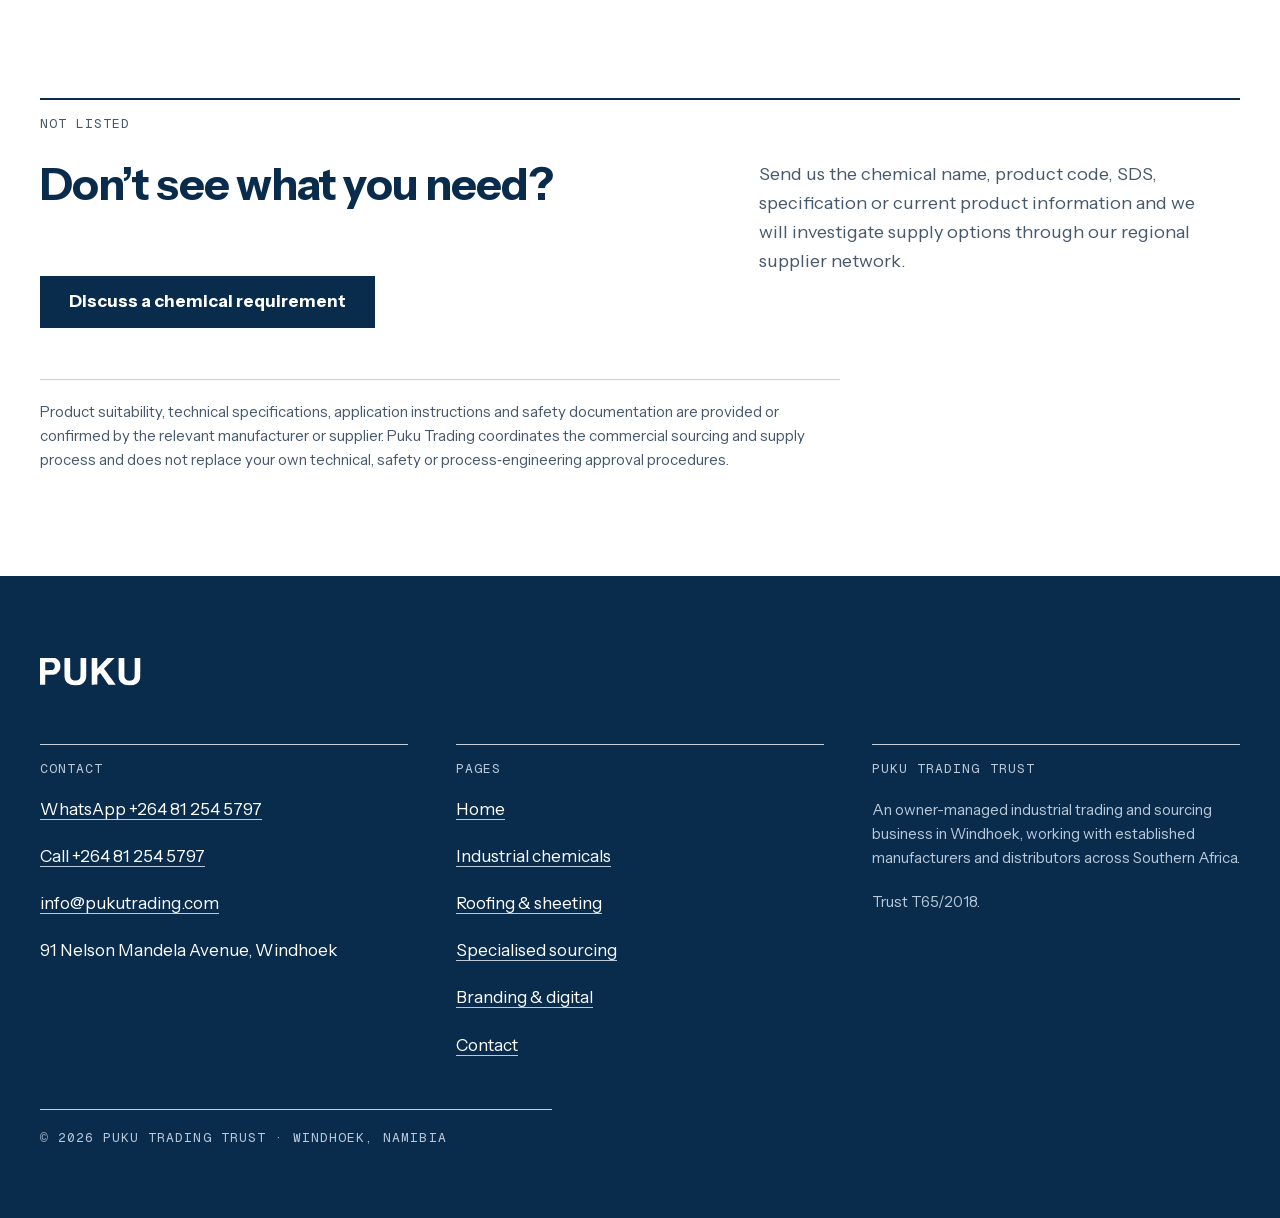
<file: chemicals.html>
<!DOCTYPE html>
<html lang="en-NA">
<head>
<meta charset="utf-8">
<meta name="viewport" content="width=device-width, initial-scale=1">
<title>Industrial chemicals sourcing, Namibia — Windhoek | Puku Trading</title>
<meta name="description" content="Puku Trading helps Namibian industrial customers source bulk, specialty and maintenance chemicals from established Southern African manufacturers and distributors. Send the specification, quantity and delivery location.">
<link rel="canonical" href="https://pukutrading.com/chemicals.html">

<meta property="og:type" content="website">
<meta property="og:site_name" content="Puku Trading Trust">
<meta property="og:title" content="Industrial chemicals sourcing, Namibia — Windhoek | Puku Trading">
<meta property="og:description" content="Puku Trading helps Namibian industrial customers source bulk, specialty and maintenance chemicals from established Southern African manufacturers and distributors. Send the specification, quantity and delivery location.">
<meta property="og:url" content="https://pukutrading.com/chemicals.html">
<meta property="og:image" content="https://pukutrading.com/assets/img/og.png">
<meta property="og:image:width" content="1200">
<meta property="og:image:height" content="630">
<meta property="og:image:alt" content="Puku Trading Trust — industrial trading and sourcing, Windhoek, Namibia">
<meta name="twitter:card" content="summary_large_image">
<meta name="twitter:title" content="Industrial chemicals sourcing, Namibia — Windhoek | Puku Trading">
<meta name="twitter:description" content="Puku Trading helps Namibian industrial customers source bulk, specialty and maintenance chemicals from established Southern African manufacturers and distributors. Send the specification, quantity and delivery location.">
<meta name="twitter:image" content="https://pukutrading.com/assets/img/og.png">
<meta name="theme-color" content="#092C4D">

<link rel="icon" href="/favicon.ico" sizes="32x32">
<link rel="apple-touch-icon" href="/assets/img/apple-touch-icon.png">
<link rel="manifest" href="/site.webmanifest">

<link rel="preload" href="/assets/fonts/instrument-regular.woff2" as="font" type="font/woff2" crossorigin>
<link rel="preload" href="/assets/fonts/instrument-bold.woff2" as="font" type="font/woff2" crossorigin>
<link rel="preload" href="/assets/fonts/geist-mono.woff2" as="font" type="font/woff2" crossorigin>
<link rel="stylesheet" href="/assets/css/site.css?v=10">
<script type="application/ld+json">
{
  "@context": "https://schema.org",
  "@type": "LocalBusiness",
  "@id": "https://pukutrading.com/#business",
  "name": "Puku Trading Trust",
  "description": "Owner-managed industrial trading and sourcing business in Windhoek, Namibia. The local commercial link between Namibian industrial customers and established Southern African manufacturers and suppliers, covering industrial chemicals, roofing and sheeting, and specialised industrial sourcing.",
  "url": "https://pukutrading.com/",
  "telephone": "+264812545797",
  "email": "info@pukutrading.com",
  "image": "https://pukutrading.com/assets/img/og.png",
  "address": {
    "@type": "PostalAddress",
    "streetAddress": "91 Nelson Mandela Avenue",
    "addressLocality": "Windhoek",
    "addressCountry": "NA"
  },
  "areaServed": { "@type": "Country", "name": "Namibia" },
  "openingHoursSpecification": [{
    "@type": "OpeningHoursSpecification",
    "dayOfWeek": ["Monday","Tuesday","Wednesday","Thursday","Friday"],
    "opens": "08:00",
    "closes": "17:00"
  }],
  "knowsAbout": [
    "Industrial chemicals sourcing", "Bulk and commodity chemicals",
    "Industrial cleaning chemicals", "Water and wastewater treatment chemicals",
    "Roof sheeting and roofing accessories", "Specialised industrial sourcing",
    "Branded clothing and promotional items", "Business websites and simple digital tools"
  ]
}
</script>
</head>
<body data-subject="chemicals: ">

<svg width="0" height="0" style="position:absolute" aria-hidden="true" focusable="false"><symbol id="puku" viewBox="8 8 1608 444"><path fill="currentColor" fill-rule="evenodd" d="M558 450C556 449 550 448 545 448C536 447 528 446 512 441C508 440 504 440 503 440C502 440 500 439 498 438C496 437 492 435 490 434C474 427 466 422 451 410C438 400 428 387 418 366C413 353 408 332 407 312C405 288 405 13 407 12C409 10 494 10 495 12C496 13 497 56 497 159C497 272 497 306 498 310C499 313 500 318 501 321C504 334 513 349 523 358C530 364 542 370 552 373C560 376 591 376 599 373C602 372 606 371 608 371C610 371 614 370 615 369C617 368 620 367 623 365C633 361 646 349 650 341C651 339 653 335 654 334C657 327 659 316 660 305C661 298 662 243 662 154C662 45 662 13 663 12C664 10 750 10 751 12C752 13 752 45 752 153C752 231 752 300 752 308C750 328 747 345 740 362C739 366 737 370 736 372C735 374 734 376 734 377C733 377 732 380 730 383C726 391 717 401 708 410C701 417 692 424 691 424C690 424 689 424 689 425C686 427 670 435 663 437C660 438 655 440 652 441C649 443 646 444 645 444C644 444 642 444 639 445C637 446 631 447 625 448C620 448 614 449 612 450C607 452 563 452 558 450ZM1420 450C1418 449 1412 448 1407 448C1398 447 1389 446 1374 441C1370 440 1366 440 1366 440C1365 440 1362 439 1360 437C1357 436 1353 434 1351 433C1335 426 1321 418 1309 407C1303 401 1294 391 1291 386C1290 384 1288 381 1287 379C1279 366 1273 347 1270 324C1268 310 1267 307 1268 161L1268 11L1313 11C1353 11 1357 11 1358 12C1359 14 1360 45 1360 160C1360 293 1360 308 1361 313C1362 316 1363 321 1363 323C1365 332 1374 347 1384 357C1391 363 1403 370 1412 372C1414 373 1418 374 1420 375C1426 376 1456 375 1461 373C1464 372 1467 372 1468 372C1472 372 1488 365 1494 360C1502 354 1509 347 1512 340C1516 332 1520 325 1520 323C1520 322 1520 319 1521 316C1523 312 1523 302 1524 162L1524 11L1566 11C1588 11 1609 11 1611 11L1616 12L1616 158C1616 283 1615 305 1614 308C1613 311 1612 316 1612 321C1611 334 1606 353 1601 364C1596 377 1592 383 1586 392C1574 408 1562 419 1545 429C1541 430 1538 432 1537 432C1536 432 1534 433 1533 434C1533 435 1532 436 1531 436C1530 436 1528 436 1526 437C1516 442 1499 446 1487 448C1481 448 1476 449 1474 450C1469 452 1425 452 1420 450ZM12 439C12 438 12 341 12 223L12 7L119 8C224 8 226 8 236 10C255 14 262 16 273 23C297 35 314 52 325 76C329 82 332 91 333 95C340 119 340 117 340 143C340 166 340 169 338 177C333 194 331 199 325 211C324 213 324 215 324 215C324 216 321 220 318 224C316 228 312 233 310 236C306 242 290 257 285 261C282 262 278 264 267 270C266 271 262 272 258 274C253 275 247 277 244 278C241 279 234 280 229 281C223 281 216 282 213 283C209 283 183 283 154 283C112 284 102 284 101 285C100 286 100 308 100 362C100 404 99 438 99 439C98 440 13 440 12 439ZM840 439C839 438 839 15 840 11L841 8L884 8C925 8 926 8 928 9C928 11 929 38 929 96C928 192 928 186 936 177C948 165 959 153 972 140C989 121 985 125 1006 103C1015 93 1024 84 1025 83C1025 83 1028 79 1031 76C1044 62 1086 18 1092 12L1097 8L1152 8C1210 8 1209 7 1207 11C1206 12 1167 51 1121 98C1074 145 1036 184 1036 185C1036 185 1039 191 1044 198C1049 204 1054 211 1056 214C1058 217 1062 223 1066 227C1069 231 1072 236 1074 238C1076 242 1081 248 1088 257C1089 260 1092 264 1094 266C1096 268 1105 282 1116 296C1126 309 1135 322 1137 325C1138 327 1141 331 1143 333C1145 336 1148 340 1150 342C1152 345 1154 349 1165 363C1181 386 1187 393 1191 399C1200 412 1212 428 1216 433C1218 435 1219 438 1219 439C1219 439 1198 440 1162 440L1106 440L1103 436C1101 434 1099 431 1098 430C1097 428 1094 423 1091 419C1087 414 1083 408 1081 405C1079 402 1075 396 1072 392C1068 387 1064 381 1062 378C1060 374 1055 368 1052 363C1048 358 1044 352 1042 350C1041 348 1037 343 1035 339C1032 335 1028 329 1025 326C1023 322 1019 317 1017 314C1015 311 1012 307 1011 306C1010 304 1007 300 1005 297C1002 293 998 287 995 283C989 275 986 269 980 262C979 260 976 257 975 255C974 253 973 252 972 252C970 252 931 291 929 294C929 295 929 328 929 367C929 406 928 438 928 438C927 440 841 440 840 439ZM204 208C213 207 215 206 224 201C229 199 237 192 240 187C243 183 248 173 248 171C248 170 248 168 249 166C252 160 252 131 249 122C248 118 247 114 246 114C246 113 245 110 244 108C240 101 226 90 219 88C217 88 214 87 213 86C211 85 204 84 198 83C189 81 181 81 145 81L102 81L101 84C99 87 99 207 101 209C103 211 106 211 148 210C185 210 196 209 204 208Z"/></symbol></svg>

<a class="skip" href="#main">Skip to content</a>

<section class="band band--navy hero">
  <div class="wrap">
    <header class="masthead">
      <a class="mark" href="index.html" aria-label="Puku Trading Trust — home">
        <svg width="116" height="32" viewBox="8 8 1608 444" aria-hidden="true" focusable="false"><use href="#puku"/></svg>
      </a>
      <button class="menubtn" type="button" aria-expanded="false" aria-controls="nav" hidden>Menu</button>
      <nav class="nav" id="nav" aria-label="Main">
        <ul>
            <li><a href="index.html">Home</a></li>
            <li><a href="chemicals.html" aria-current="page">Chemicals</a></li>
            <li><a href="roofing.html">Roofing &amp; sheeting</a></li>
            <li><a href="sourcing.html">Specialised sourcing</a></li>
            <li><a href="branding.html">Branding &amp; digital</a></li>
            <li><a href="contact.html">Contact</a></li>
        </ul>
      </nav>
    </header>

    <div class="grid hero__grid" id="main">
      <div class="hero__main">
        <p class="label label--accent">Industrial chemicals</p>
        <h1>Chemicals, sourced against your specification.</h1>
        <p class="lead">Puku Trading helps Namibian industrial customers source bulk, specialty and maintenance chemicals from established Southern African manufacturers and distributors.</p>
        <p class="hero__note">Where an application requires technical confirmation, the appropriate manufacturer or supplier will confirm product suitability and specifications.</p>
          <p class="hero__actions">
            <a class="btn btn--primary" href="contact.html">Request a quotation</a>
            <a class="btn btn--ghost" href="https://wa.me/264812545797" data-wa>WhatsApp +264 81 254 5797</a>
          </p>
      </div>
      <div class="hero__aside">
        <p class="label label--accent">Send us</p>
        <dl class="keys">
          <div>
            <dt>Product</dt>
            <dd>Chemical name or specification</dd>
          </div>
          <div>
            <dt>Grade</dt>
            <dd>Concentration or grade required</dd>
          </div>
          <div>
            <dt>Quantity</dt>
            <dd>Volume and preferred packaging</dd>
          </div>
          <div>
            <dt>Delivery</dt>
            <dd>Where it needs to go</dd>
          </div>
        </dl>
      </div>
    </div>
  </div>
</section>

<section class="band band--tint">
  <div class="wrap">
    <div class="sechead sechead__cols">
      <p class="label">By application</p>
      <h2>What we source</h2>
      <p class="sechead__intro">Categories below are the areas we source in. Availability and grade are confirmed with the supplying manufacturer against each enquiry.</p>
    </div>
    <div class="apps">
      <div class="app">
        <div class="app__head">
          <h2>Bulk &amp; commodity chemicals</h2>
          <p>Commonly used industrial chemicals, sourced against your specification.</p>
        </div>
        <div class="app__body">
          <dl class="spec">
          <div>
            <dt>Acids</dt>
            <dd>Hydrochloric acid &middot; sulphuric acid</dd>
          </div>
          <div>
            <dt>Alkalis</dt>
            <dd>Caustic soda / sodium hydroxide</dd>
          </div>
          <div>
            <dt>Chlorine products</dt>
            <dd>Sodium hypochlorite</dd>
          </div>
          <div>
            <dt>Other</dt>
            <dd>Other commonly used industrial chemicals sourced against specification</dd>
          </div>
          </dl>
          <p class="app__note">Availability, grade, concentration, minimum quantities and packaging depend on the supplying manufacturer.</p>
        </div>
      </div>
      <div class="app">
        <div class="app__head">
          <h2>Food &amp; beverage processing</h2>
          <p>Cleaning and sanitation products for food, beverage and fish processing plants.</p>
        </div>
        <div class="app__body">
          <dl class="spec">
          <div>
            <dt>CIP acid</dt>
            <dd>CIP acid cleaning products</dd>
          </div>
          <div>
            <dt>CIP alkaline</dt>
            <dd>CIP alkaline cleaning products</dd>
          </div>
          <div>
            <dt>Sanitation</dt>
            <dd>Plant sanitation products</dd>
          </div>
          <div>
            <dt>Degreasers</dt>
            <dd>Degreasers and industrial cleaning chemicals</dd>
          </div>
          <div>
            <dt>Disinfectants</dt>
            <dd>Approved disinfectant products where available</dd>
          </div>
          </dl>
          <p class="app__note">Technical product selection and application requirements are confirmed with the manufacturer against your process and hygiene requirements.</p>
        </div>
      </div>
      <div class="app">
        <div class="app__head">
          <h2>Industrial cleaning &amp; maintenance</h2>
          <p>Maintenance chemistry for plants, workshops and steelwork.</p>
        </div>
        <div class="app__body">
          <dl class="spec">
          <div>
            <dt>Degreasers</dt>
            <dd>Heavy&#8209;duty degreasers</dd>
          </div>
          <div>
            <dt>Cleaners</dt>
            <dd>Industrial cleaners</dd>
          </div>
          <div>
            <dt>Rust</dt>
            <dd>Rust&#8209;treatment products</dd>
          </div>
          <div>
            <dt>Corrosion</dt>
            <dd>Corrosion&#8209;treatment products</dd>
          </div>
          <div>
            <dt>Steel and workshop</dt>
            <dd>Steel and workshop cleaners</dd>
          </div>
          <div>
            <dt>Maintenance</dt>
            <dd>Specialist maintenance chemicals</dd>
          </div>
          </dl>
        </div>
      </div>
      <div class="app">
        <div class="app__head">
          <h2>Water &amp; wastewater</h2>
          <p>Water and wastewater treatment chemicals can be sourced against customer specifications and treatment requirements.</p>
        </div>
        <div class="app__body">
          <dl class="spec">
          <div>
            <dt>Coagulants</dt>
            <dd>Ferric chloride &middot; aluminium sulphate</dd>
          </div>
          <div>
            <dt>Disinfection</dt>
            <dd>Sodium hypochlorite</dd>
          </div>
          <div>
            <dt>pH</dt>
            <dd>Caustic soda &middot; hydrochloric acid</dd>
          </div>
          <div>
            <dt>Other</dt>
            <dd>Other treatment chemicals where available</dd>
          </div>
          </dl>
        </div>
      </div>
      <div class="app">
        <div class="app__head">
          <h2>Mining &amp; industrial processing</h2>
          <p>Process and maintenance chemicals sourced against the customer&#8217;s plant specification or technical requirement.</p>
        </div>
        <div class="app__body">
          <dl class="spec">
          <div>
            <dt>Acids and alkalis</dt>
            <dd>Sourced against your specified grade and concentration</dd>
          </div>
          <div>
            <dt>Water treatment</dt>
            <dd>Treatment chemicals for plant and site water</dd>
          </div>
          <div>
            <dt>Plant maintenance</dt>
            <dd>Plant and maintenance cleaners</dd>
          </div>
          <div>
            <dt>Process chemicals</dt>
            <dd>Selected process chemicals available from approved suppliers</dd>
          </div>
          </dl>
          <p class="app__note">Send us your current product specification, SDS or required grade and we will investigate suitable supply options.</p>
        </div>
      </div>
    </div>
  </div>
</section>

<section class="band">
  <div class="wrap">
    <div class="sechead sechead__cols">
      <p class="label">Not listed</p>
      <h2>Don&#8217;t see what you need?</h2>
      <p class="sechead__intro">Send us the chemical name, product code, SDS, specification or current product information and we will investigate supply options through our regional supplier network.</p>
    </div>
    <p class="actions" style="margin-top:0"><a class="btn btn--primary" href="contact.html">Discuss a chemical requirement</a></p>

    <p class="note">Product suitability, technical specifications, application instructions and safety documentation are provided or confirmed by the relevant manufacturer or supplier. Puku Trading coordinates the commercial sourcing and supply process and does not replace your own technical, safety or process&#8209;engineering approval procedures.</p>
  </div>
</section>

<footer class="band band--navy foot">
  <div class="wrap">
    <a class="mark" href="index.html" aria-label="Puku Trading Trust — home">
      <svg width="101" height="28" viewBox="8 8 1608 444" aria-hidden="true" focusable="false"><use href="#puku"/></svg>
    </a>
    <div class="foot__cols">
      <div class="foot__col">
        <p class="label">Contact</p>
        <ul>
          <li><a href="https://wa.me/264812545797" data-wa>WhatsApp +264 81 254 5797</a></li>
          <li><a href="tel:+264812545797">Call +264 81 254 5797</a></li>
          <li><a href="mailto:info@pukutrading.com">info@pukutrading.com</a></li>
          <li><span class="foot__line">91 Nelson Mandela Avenue, Windhoek</span></li>
        </ul>
      </div>
      <div class="foot__col">
        <p class="label">Pages</p>
        <ul>
          <li><a href="index.html">Home</a></li>
          <li><a href="chemicals.html">Industrial chemicals</a></li>
          <li><a href="roofing.html">Roofing &amp; sheeting</a></li>
          <li><a href="sourcing.html">Specialised sourcing</a></li>
          <li><a href="branding.html">Branding &amp; digital</a></li>
          <li><a href="contact.html">Contact</a></li>
        </ul>
      </div>
      <div class="foot__col">
        <p class="label">Puku Trading Trust</p>
        <p class="foot__about">An owner-managed industrial trading and sourcing business in Windhoek, working with established manufacturers and distributors across Southern Africa.</p>
        <p class="foot__about">Trust T65/2018.</p>
      </div>
    </div>
    <p class="foot__legal label">&copy; <span data-year>2026</span> Puku Trading Trust &middot; Windhoek, Namibia</p>
  </div>
</footer>

<nav class="bar" aria-label="Contact">
  <a href="https://wa.me/264812545797" data-wa>WhatsApp</a>
  <a href="tel:+264812545797">Call</a>
</nav>

<script src="/assets/js/site.js?v=10" defer></script>
</body>
</html>
</file>
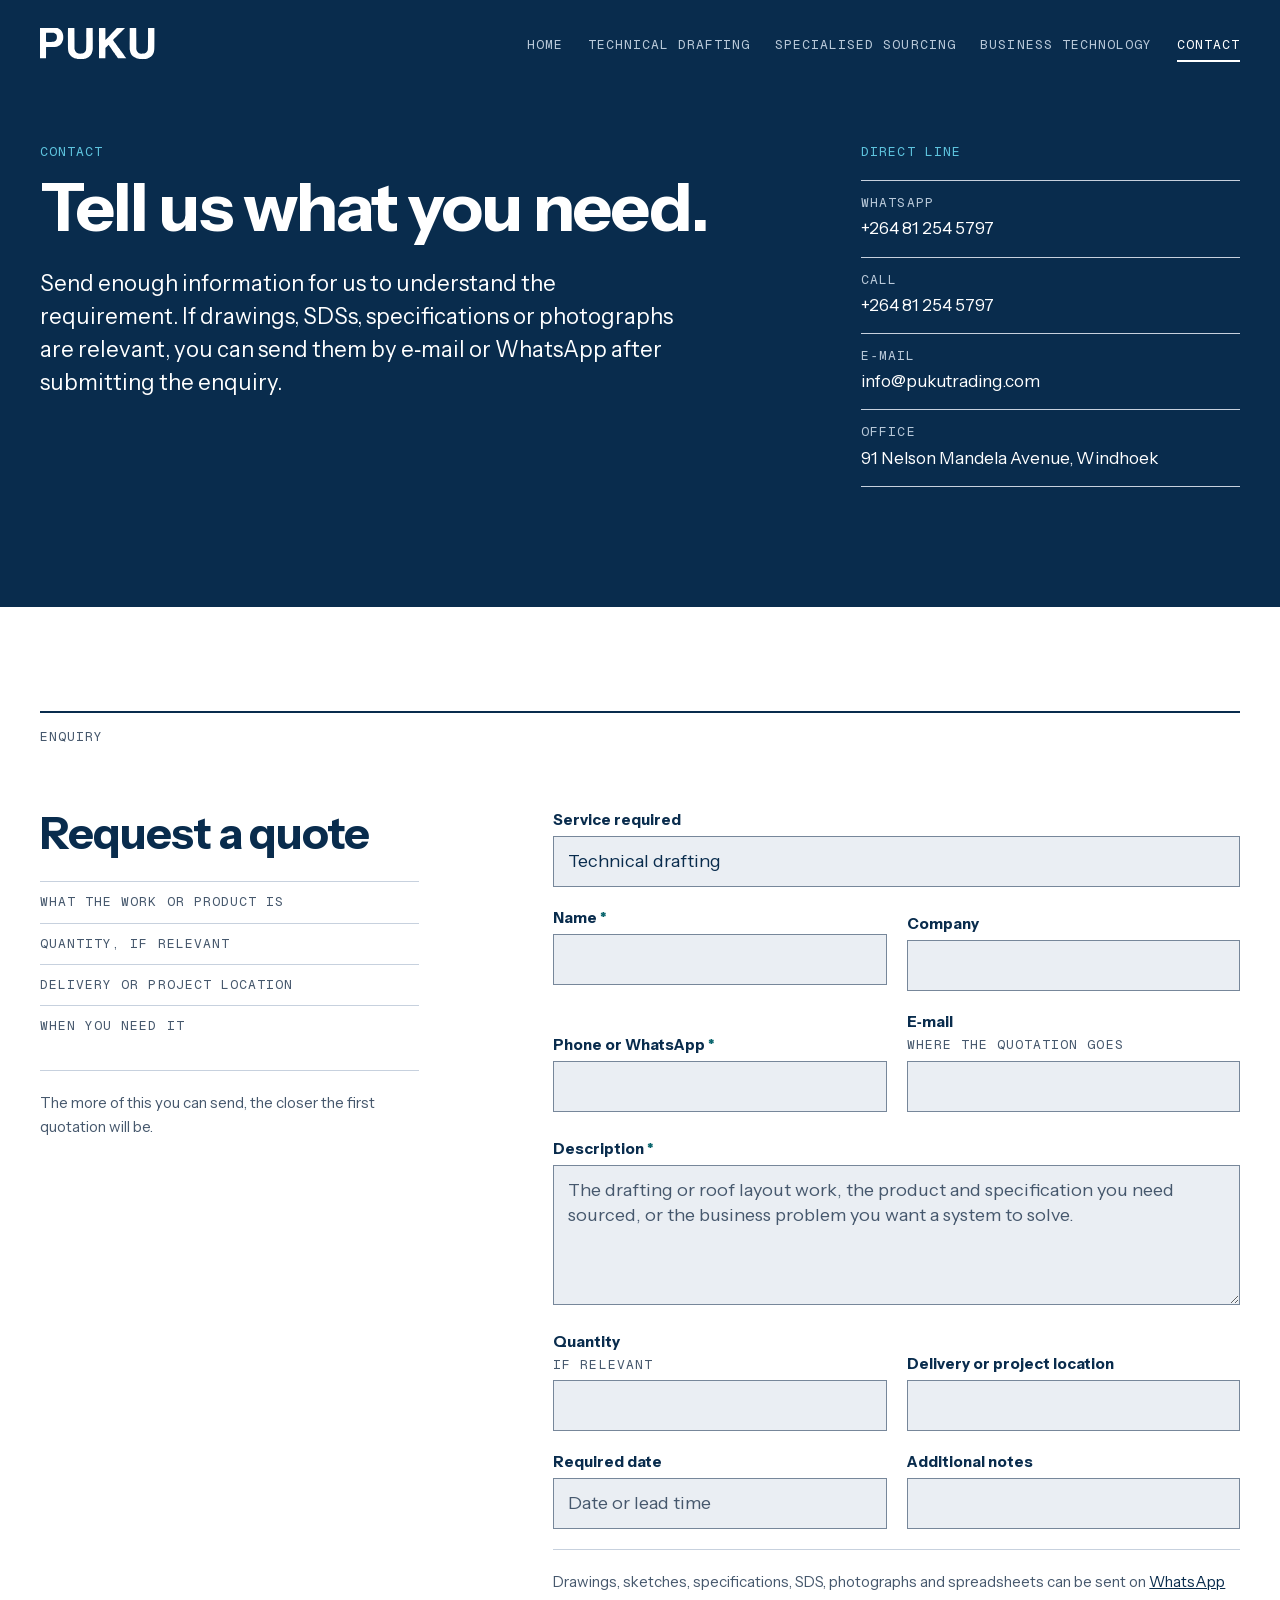
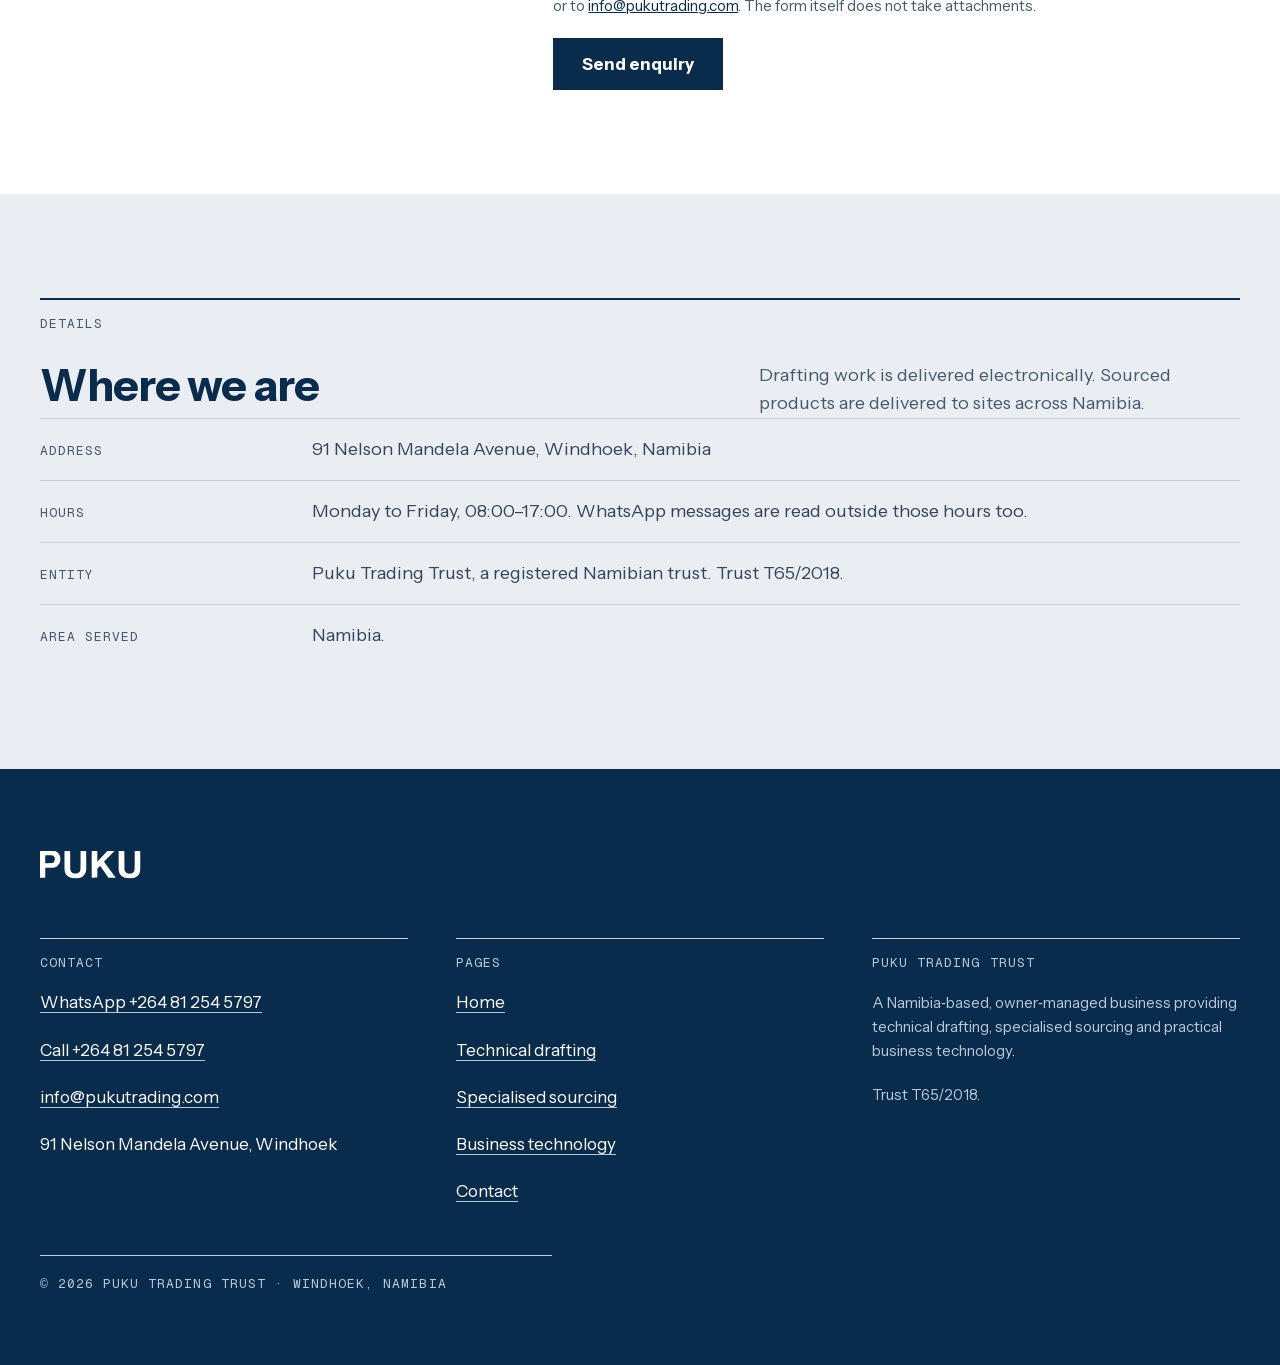
<file: contact.html>
<!DOCTYPE html>
<html lang="en-NA">
<head>
<meta charset="utf-8">
<meta name="viewport" content="width=device-width, initial-scale=1">
<title>Request a Quote | Puku Trading Namibia</title>
<meta name="description" content="Request a quote from Puku Trading in Windhoek for technical drafting, a roof sheeting layout or QTO, specialised sourcing, industrial chemicals or a business technology project. WhatsApp, phone, e-mail or the enquiry form.">
<link rel="canonical" href="https://pukutrading.com/contact.html">

<meta property="og:type" content="website">
<meta property="og:site_name" content="Puku Trading Trust">
<meta property="og:title" content="Request a Quote | Puku Trading Namibia">
<meta property="og:description" content="Request a quote from Puku Trading in Windhoek for technical drafting, a roof sheeting layout or QTO, specialised sourcing, industrial chemicals or a business technology project. WhatsApp, phone, e-mail or the enquiry form.">
<meta property="og:url" content="https://pukutrading.com/contact.html">
<meta property="og:image" content="https://pukutrading.com/assets/img/og.png?v=12">
<meta property="og:image:width" content="1200">
<meta property="og:image:height" content="630">
<meta property="og:image:alt" content="Puku Trading — technical drafting, specialised sourcing, business technology. Practical support for Namibian business.">
<meta name="twitter:card" content="summary_large_image">
<meta name="twitter:title" content="Request a Quote | Puku Trading Namibia">
<meta name="twitter:description" content="Request a quote from Puku Trading in Windhoek for technical drafting, a roof sheeting layout or QTO, specialised sourcing, industrial chemicals or a business technology project. WhatsApp, phone, e-mail or the enquiry form.">
<meta name="twitter:image" content="https://pukutrading.com/assets/img/og.png?v=12">
<meta name="theme-color" content="#092C4D">

<link rel="icon" href="/favicon.ico" sizes="32x32">
<link rel="apple-touch-icon" href="/assets/img/apple-touch-icon.png">
<link rel="manifest" href="/site.webmanifest">

<link rel="preload" href="/assets/fonts/instrument-regular.woff2" as="font" type="font/woff2" crossorigin>
<link rel="preload" href="/assets/fonts/instrument-bold.woff2" as="font" type="font/woff2" crossorigin>
<link rel="preload" href="/assets/fonts/geist-mono.woff2" as="font" type="font/woff2" crossorigin>
<link rel="stylesheet" href="/assets/css/site.css?v=12">
<script type="application/ld+json">
{
  "@context": "https://schema.org",
  "@type": "LocalBusiness",
  "@id": "https://pukutrading.com/#business",
  "name": "Puku Trading Trust",
  "description": "Owner-managed Namibian business supporting contractors, suppliers and businesses with technical drafting, specialised sourcing and practical business systems. Outsourced AutoCAD drafting with established experience in roof sheeting layouts and QTOs, industrial chemical and specialised product sourcing, and selected business technology projects.",
  "url": "https://pukutrading.com/",
  "telephone": "+264812545797",
  "email": "info@pukutrading.com",
  "image": "https://pukutrading.com/assets/img/og.png?v=12",
  "address": {
    "@type": "PostalAddress",
    "streetAddress": "91 Nelson Mandela Avenue",
    "addressLocality": "Windhoek",
    "addressCountry": "NA"
  },
  "areaServed": { "@type": "Country", "name": "Namibia" },
  "openingHoursSpecification": [{
    "@type": "OpeningHoursSpecification",
    "dayOfWeek": ["Monday","Tuesday","Wednesday","Thursday","Friday"],
    "opens": "08:00",
    "closes": "17:00"
  }],
  "knowsAbout": [
    "AutoCAD 2D drafting", "Roof sheeting layouts",
    "Roof sheeting quantity take-offs", "3D SketchUp modelling",
    "Specialised industrial sourcing", "Industrial chemicals sourcing",
    "Business websites and digital platforms", "Point-of-sale implementation",
    "Practical business systems"
  ]
}
</script>
</head>
<body data-subject="">

<svg width="0" height="0" style="position:absolute" aria-hidden="true" focusable="false"><symbol id="puku" viewBox="8 8 1608 444"><path fill="currentColor" fill-rule="evenodd" d="M558 450C556 449 550 448 545 448C536 447 528 446 512 441C508 440 504 440 503 440C502 440 500 439 498 438C496 437 492 435 490 434C474 427 466 422 451 410C438 400 428 387 418 366C413 353 408 332 407 312C405 288 405 13 407 12C409 10 494 10 495 12C496 13 497 56 497 159C497 272 497 306 498 310C499 313 500 318 501 321C504 334 513 349 523 358C530 364 542 370 552 373C560 376 591 376 599 373C602 372 606 371 608 371C610 371 614 370 615 369C617 368 620 367 623 365C633 361 646 349 650 341C651 339 653 335 654 334C657 327 659 316 660 305C661 298 662 243 662 154C662 45 662 13 663 12C664 10 750 10 751 12C752 13 752 45 752 153C752 231 752 300 752 308C750 328 747 345 740 362C739 366 737 370 736 372C735 374 734 376 734 377C733 377 732 380 730 383C726 391 717 401 708 410C701 417 692 424 691 424C690 424 689 424 689 425C686 427 670 435 663 437C660 438 655 440 652 441C649 443 646 444 645 444C644 444 642 444 639 445C637 446 631 447 625 448C620 448 614 449 612 450C607 452 563 452 558 450ZM1420 450C1418 449 1412 448 1407 448C1398 447 1389 446 1374 441C1370 440 1366 440 1366 440C1365 440 1362 439 1360 437C1357 436 1353 434 1351 433C1335 426 1321 418 1309 407C1303 401 1294 391 1291 386C1290 384 1288 381 1287 379C1279 366 1273 347 1270 324C1268 310 1267 307 1268 161L1268 11L1313 11C1353 11 1357 11 1358 12C1359 14 1360 45 1360 160C1360 293 1360 308 1361 313C1362 316 1363 321 1363 323C1365 332 1374 347 1384 357C1391 363 1403 370 1412 372C1414 373 1418 374 1420 375C1426 376 1456 375 1461 373C1464 372 1467 372 1468 372C1472 372 1488 365 1494 360C1502 354 1509 347 1512 340C1516 332 1520 325 1520 323C1520 322 1520 319 1521 316C1523 312 1523 302 1524 162L1524 11L1566 11C1588 11 1609 11 1611 11L1616 12L1616 158C1616 283 1615 305 1614 308C1613 311 1612 316 1612 321C1611 334 1606 353 1601 364C1596 377 1592 383 1586 392C1574 408 1562 419 1545 429C1541 430 1538 432 1537 432C1536 432 1534 433 1533 434C1533 435 1532 436 1531 436C1530 436 1528 436 1526 437C1516 442 1499 446 1487 448C1481 448 1476 449 1474 450C1469 452 1425 452 1420 450ZM12 439C12 438 12 341 12 223L12 7L119 8C224 8 226 8 236 10C255 14 262 16 273 23C297 35 314 52 325 76C329 82 332 91 333 95C340 119 340 117 340 143C340 166 340 169 338 177C333 194 331 199 325 211C324 213 324 215 324 215C324 216 321 220 318 224C316 228 312 233 310 236C306 242 290 257 285 261C282 262 278 264 267 270C266 271 262 272 258 274C253 275 247 277 244 278C241 279 234 280 229 281C223 281 216 282 213 283C209 283 183 283 154 283C112 284 102 284 101 285C100 286 100 308 100 362C100 404 99 438 99 439C98 440 13 440 12 439ZM840 439C839 438 839 15 840 11L841 8L884 8C925 8 926 8 928 9C928 11 929 38 929 96C928 192 928 186 936 177C948 165 959 153 972 140C989 121 985 125 1006 103C1015 93 1024 84 1025 83C1025 83 1028 79 1031 76C1044 62 1086 18 1092 12L1097 8L1152 8C1210 8 1209 7 1207 11C1206 12 1167 51 1121 98C1074 145 1036 184 1036 185C1036 185 1039 191 1044 198C1049 204 1054 211 1056 214C1058 217 1062 223 1066 227C1069 231 1072 236 1074 238C1076 242 1081 248 1088 257C1089 260 1092 264 1094 266C1096 268 1105 282 1116 296C1126 309 1135 322 1137 325C1138 327 1141 331 1143 333C1145 336 1148 340 1150 342C1152 345 1154 349 1165 363C1181 386 1187 393 1191 399C1200 412 1212 428 1216 433C1218 435 1219 438 1219 439C1219 439 1198 440 1162 440L1106 440L1103 436C1101 434 1099 431 1098 430C1097 428 1094 423 1091 419C1087 414 1083 408 1081 405C1079 402 1075 396 1072 392C1068 387 1064 381 1062 378C1060 374 1055 368 1052 363C1048 358 1044 352 1042 350C1041 348 1037 343 1035 339C1032 335 1028 329 1025 326C1023 322 1019 317 1017 314C1015 311 1012 307 1011 306C1010 304 1007 300 1005 297C1002 293 998 287 995 283C989 275 986 269 980 262C979 260 976 257 975 255C974 253 973 252 972 252C970 252 931 291 929 294C929 295 929 328 929 367C929 406 928 438 928 438C927 440 841 440 840 439ZM204 208C213 207 215 206 224 201C229 199 237 192 240 187C243 183 248 173 248 171C248 170 248 168 249 166C252 160 252 131 249 122C248 118 247 114 246 114C246 113 245 110 244 108C240 101 226 90 219 88C217 88 214 87 213 86C211 85 204 84 198 83C189 81 181 81 145 81L102 81L101 84C99 87 99 207 101 209C103 211 106 211 148 210C185 210 196 209 204 208Z"/></symbol></svg>

<a class="skip" href="#main">Skip to content</a>

<section class="band band--navy hero">
  <div class="wrap">
    <header class="masthead">
      <a class="mark" href="index.html" aria-label="Puku Trading Trust — home">
        <svg width="116" height="32" viewBox="8 8 1608 444" aria-hidden="true" focusable="false"><use href="#puku"/></svg>
      </a>
      <button class="menubtn" type="button" aria-expanded="false" aria-controls="nav" hidden>Menu</button>
      <nav class="nav" id="nav" aria-label="Main">
        <ul>
            <li><a href="index.html">Home</a></li>
            <li><a href="drafting.html">Technical drafting</a></li>
            <li><a href="sourcing.html">Specialised sourcing</a></li>
            <li><a href="technology.html">Business technology</a></li>
            <li><a href="contact.html" aria-current="page">Contact</a></li>
        </ul>
      </nav>
    </header>

    <div class="grid hero__grid" id="main">
      <div class="hero__main">
        <p class="label label--accent">Contact</p>
        <h1>Tell us what you need.</h1>
        <p class="lead">Send enough information for us to understand the requirement. If drawings, SDSs, specifications or photographs are relevant, you can send them by e&#8209;mail or WhatsApp after submitting the enquiry.</p>
      </div>
      <div class="hero__aside">
        <p class="label label--accent">Direct line</p>
        <dl class="keys">
          <div>
            <dt>WhatsApp</dt>
            <dd><a href="https://wa.me/264812545797" data-wa>+264 81 254 5797</a></dd>
          </div>
          <div>
            <dt>Call</dt>
            <dd><a href="tel:+264812545797">+264 81 254 5797</a></dd>
          </div>
          <div>
            <dt>E&#8209;mail</dt>
            <dd><a href="mailto:info@pukutrading.com">info@pukutrading.com</a></dd>
          </div>
          <div>
            <dt>Office</dt>
            <dd>91 Nelson Mandela Avenue, Windhoek</dd>
          </div>
        </dl>
      </div>
    </div>
  </div>
</section>

<section class="band" id="enquiry">
  <div class="wrap">
    <div class="sechead">
      <p class="label">Enquiry</p>
    </div>
    <div class="grid">
      <div class="enquiry__head">
        <h2>Request a quote</h2>
        <ul class="checklist" style="margin-top:24px">
          <li class="label">What the work or product is</li>
          <li class="label">Quantity, if relevant</li>
          <li class="label">Delivery or project location</li>
          <li class="label">When you need it</li>
        </ul>
        <p class="note note--tight">The more of this you can send, the closer the first quotation will be.</p>
      </div>
      <div class="enquiry__form">

        <form class="enquiry-form form" action="https://formspree.io/f/mwleowok" method="POST">
          <input type="hidden" name="_subject" value="Website enquiry — Puku Trading Trust">
          <input type="hidden" name="_page" value="">
          <p class="sr"><label>Leave this empty <input type="text" name="_gotcha" tabindex="-1" autocomplete="off"></label></p>

          <p class="field field--wide">
            <label for="contact-area">Service required</label>
            <select id="contact-area" name="area">
              <option>Technical drafting</option>
              <option>Roof sheeting layout / QTO</option>
              <option>Specialised sourcing</option>
              <option>Industrial chemicals</option>
              <option>POS implementation</option>
              <option>Digital platform / website</option>
              <option>Business system</option>
              <option>Other</option>
            </select>
          </p>

          <p class="field">
            <label for="contact-name">Name <span class="req" aria-hidden="true">*</span><span class="sr"> (required)</span></label>
            <input id="contact-name" name="name" type="text" autocomplete="name" required>
            <span class="field__err" id="contact-name-err" role="alert"></span>
          </p>
          <p class="field">
            <label for="contact-company">Company</label>
            <input id="contact-company" name="company" type="text" autocomplete="organization">
          </p>
          <p class="field">
            <label for="contact-phone">Phone or WhatsApp <span class="req" aria-hidden="true">*</span><span class="sr"> (required)</span></label>
            <input id="contact-phone" name="phone" type="tel" inputmode="tel" autocomplete="tel" required>
            <span class="field__err" id="contact-phone-err" role="alert"></span>
          </p>
          <p class="field">
            <label for="contact-email">E&#8209;mail</label>
            <span class="hint">Where the quotation goes</span>
            <input id="contact-email" name="email" type="email" autocomplete="email">
            <span class="field__err" id="contact-email-err" role="alert"></span>
          </p>

          <p class="field field--wide">
            <label for="contact-detail">Description <span class="req" aria-hidden="true">*</span><span class="sr"> (required)</span></label>
            <textarea id="contact-detail" name="requirement" required placeholder="The drafting or roof layout work, the product and specification you need sourced, or the business problem you want a system to solve."></textarea>
            <span class="field__err" id="contact-detail-err" role="alert"></span>
          </p>

          <p class="field">
            <label for="contact-qty">Quantity</label>
            <span class="hint">If relevant</span>
            <input id="contact-qty" name="quantity" type="text">
          </p>
          <p class="field">
            <label for="contact-place">Delivery or project location</label>
            <input id="contact-place" name="location" type="text">
          </p>
          <p class="field">
            <label for="contact-by">Required date</label>
            <input id="contact-by" name="required_by" type="text" placeholder="Date or lead time">
          </p>
          <p class="field">
            <label for="contact-notes">Additional notes</label>
            <input id="contact-notes" name="notes" type="text">
          </p>

          <p class="field--wide note note--tight" style="margin-top:0">Drawings, sketches, specifications, SDS, photographs and spreadsheets can be sent on <a href="https://wa.me/264812545797" data-wa>WhatsApp</a> or to <a href="mailto:info@pukutrading.com">info@pukutrading.com</a>. The form itself does not take attachments.</p>

          <p class="field--wide" style="margin:0">
            <button class="btn btn--primary" type="submit">Send enquiry</button>
          </p>
          <p class="field--wide form__fail" hidden>That did not go through. Please send the same details on <a href="https://wa.me/264812545797" data-wa>WhatsApp</a> or to <a href="mailto:info@pukutrading.com">info@pukutrading.com</a>. <span class="form__why" hidden></span></p>
        </form>

        <div class="sent" role="status" hidden>
          <p class="label label--accent">Sent</p>
          <h3 tabindex="-1">Thank you — your enquiry has arrived.</h3>
          <p>We will come back to you from info@pukutrading.com or on WhatsApp. If it is urgent, send the same details straight to WhatsApp.</p>
        </div>

      </div>
    </div>
  </div>
</section>

<section class="band band--tint">
  <div class="wrap">
    <div class="sechead sechead__cols">
      <p class="label">Details</p>
      <h2>Where we are</h2>
      <p class="sechead__intro">Drafting work is delivered electronically. Sourced products are delivered to sites across Namibia.</p>
    </div>
    <dl class="spec">
      <div>
        <dt>Address</dt>
        <dd>91 Nelson Mandela Avenue, Windhoek, Namibia</dd>
      </div>
      <div>
        <dt>Hours</dt>
        <dd>Monday to Friday, 08:00&ndash;17:00. WhatsApp messages are read outside those hours too.</dd>
      </div>
      <div>
        <dt>Entity</dt>
        <dd>Puku Trading Trust, a registered Namibian trust. Trust T65/2018.</dd>
      </div>
      <div>
        <dt>Area served</dt>
        <dd>Namibia.</dd>
      </div>
    </dl>
  </div>
</section>

<footer class="band band--navy foot">
  <div class="wrap">
    <a class="mark" href="index.html" aria-label="Puku Trading Trust — home">
      <svg width="101" height="28" viewBox="8 8 1608 444" aria-hidden="true" focusable="false"><use href="#puku"/></svg>
    </a>
    <div class="foot__cols">
      <div class="foot__col">
        <p class="label">Contact</p>
        <ul>
          <li><a href="https://wa.me/264812545797" data-wa>WhatsApp +264 81 254 5797</a></li>
          <li><a href="tel:+264812545797">Call +264 81 254 5797</a></li>
          <li><a href="mailto:info@pukutrading.com">info@pukutrading.com</a></li>
          <li><span class="foot__line">91 Nelson Mandela Avenue, Windhoek</span></li>
        </ul>
      </div>
      <div class="foot__col">
        <p class="label">Pages</p>
        <ul>
          <li><a href="index.html">Home</a></li>
          <li><a href="drafting.html">Technical drafting</a></li>
          <li><a href="sourcing.html">Specialised sourcing</a></li>
          <li><a href="technology.html">Business technology</a></li>
          <li><a href="contact.html">Contact</a></li>
        </ul>
      </div>
      <div class="foot__col">
        <p class="label">Puku Trading Trust</p>
        <p class="foot__about">A Namibia&#8209;based, owner&#8209;managed business providing technical drafting, specialised sourcing and practical business technology.</p>
        <p class="foot__about">Trust T65/2018.</p>
      </div>
    </div>
    <p class="foot__legal label">&copy; <span data-year>2026</span> Puku Trading Trust &middot; Windhoek, Namibia</p>
  </div>
</footer>

<nav class="bar" aria-label="Contact">
  <a href="https://wa.me/264812545797" data-wa>WhatsApp</a>
  <a href="tel:+264812545797">Call</a>
</nav>

<script src="/assets/js/site.js?v=12" defer></script>
</body>
</html>
</file>
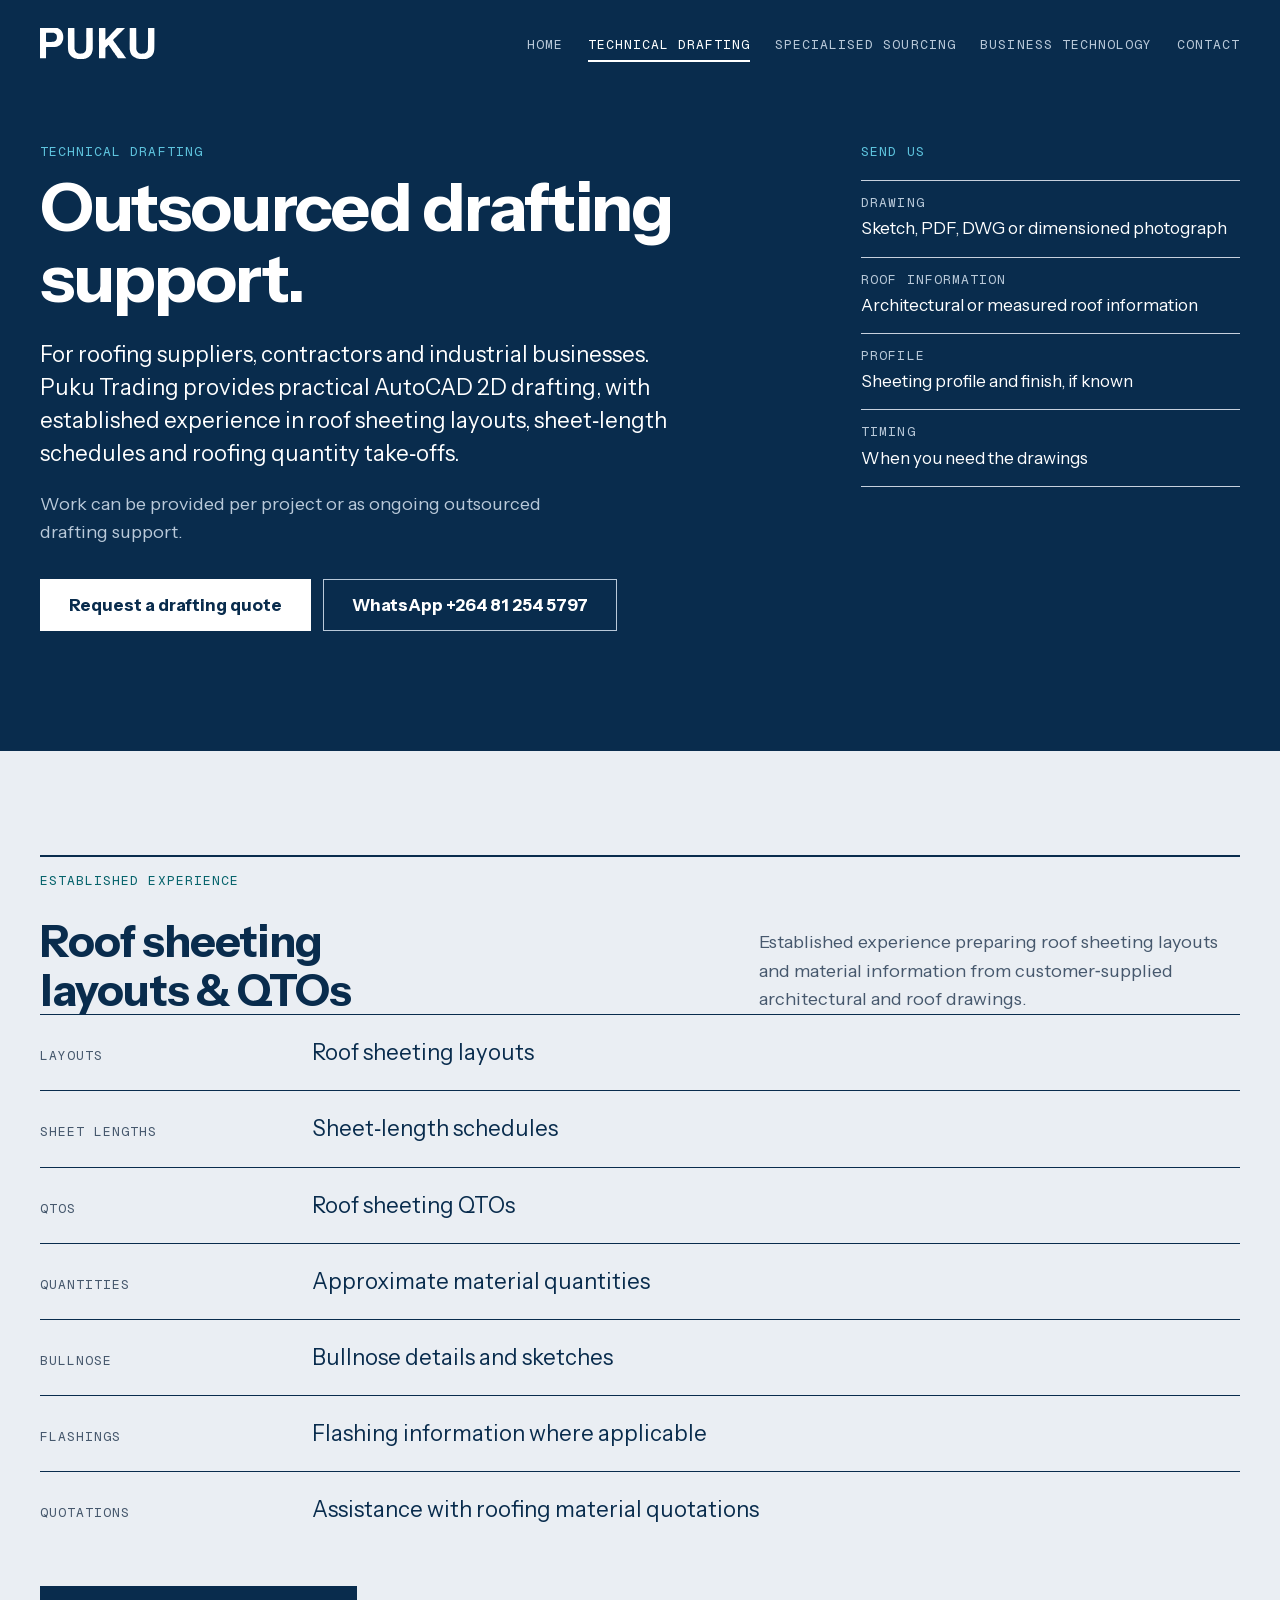
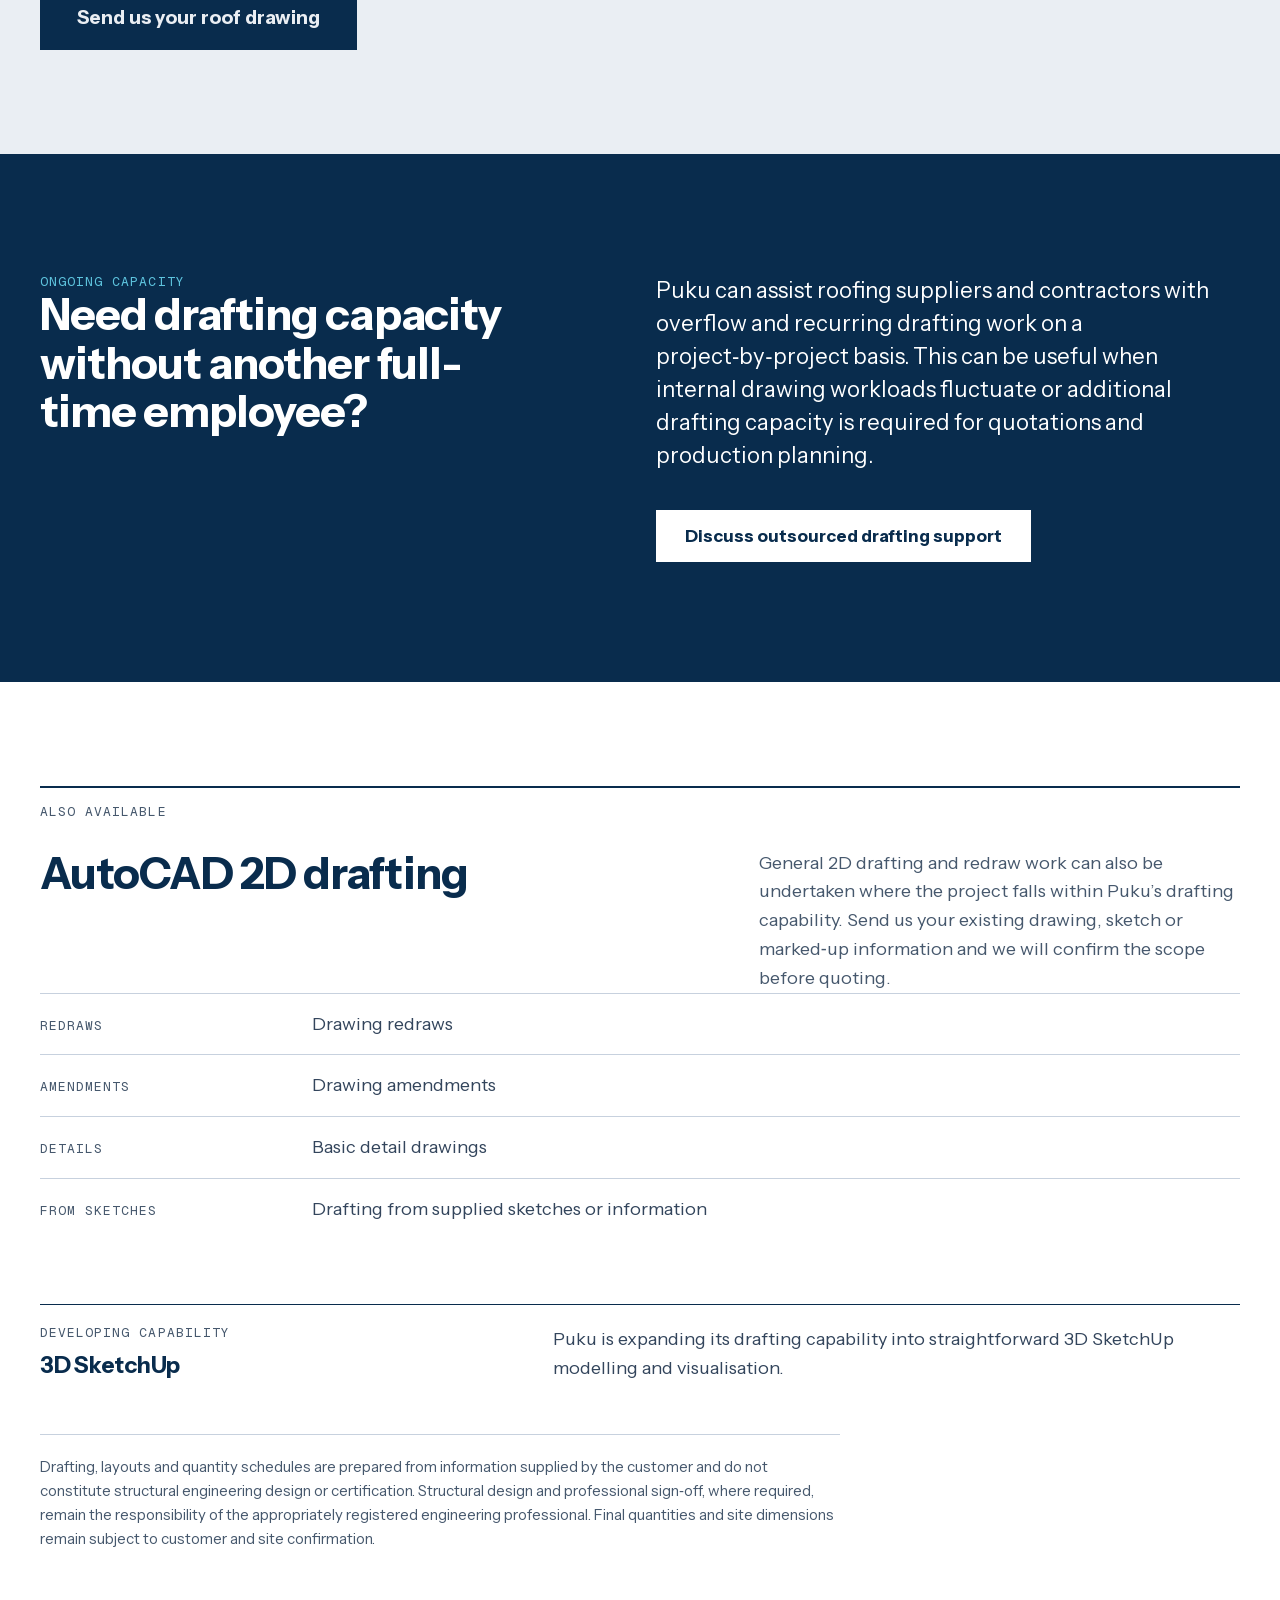
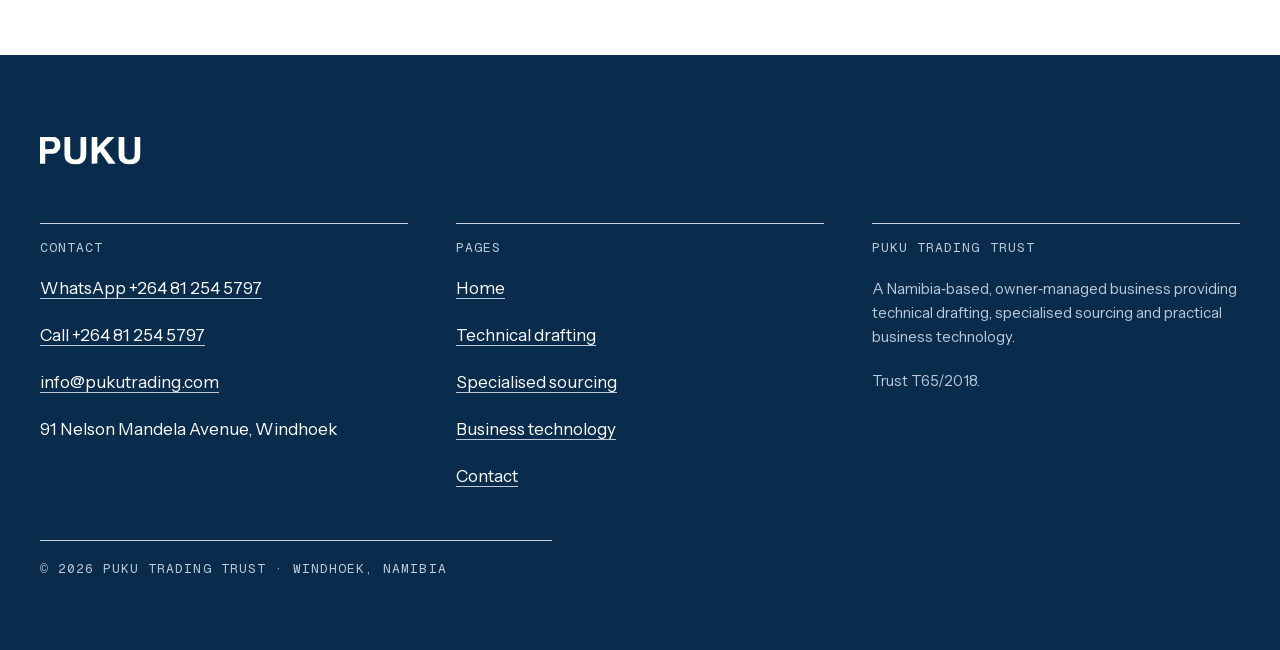
<file: drafting.html>
<!DOCTYPE html>
<html lang="en-NA">
<head>
<meta charset="utf-8">
<meta name="viewport" content="width=device-width, initial-scale=1">
<title>AutoCAD Drafting &amp; Roof Sheeting Layouts Namibia | Puku Trading</title>
<meta name="description" content="Outsourced drafting support for Namibian roofing suppliers, contractors and industrial businesses. Roof sheeting layouts, sheet-length schedules and roofing QTOs, plus general AutoCAD 2D drafting. Per project or ongoing.">
<link rel="canonical" href="https://pukutrading.com/drafting.html">

<meta property="og:type" content="website">
<meta property="og:site_name" content="Puku Trading Trust">
<meta property="og:title" content="AutoCAD Drafting &amp; Roof Sheeting Layouts Namibia | Puku Trading">
<meta property="og:description" content="Outsourced drafting support for Namibian roofing suppliers, contractors and industrial businesses. Roof sheeting layouts, sheet-length schedules and roofing QTOs, plus general AutoCAD 2D drafting. Per project or ongoing.">
<meta property="og:url" content="https://pukutrading.com/drafting.html">
<meta property="og:image" content="https://pukutrading.com/assets/img/og.png?v=12">
<meta property="og:image:width" content="1200">
<meta property="og:image:height" content="630">
<meta property="og:image:alt" content="Puku Trading — technical drafting, specialised sourcing, business technology. Practical support for Namibian business.">
<meta name="twitter:card" content="summary_large_image">
<meta name="twitter:title" content="AutoCAD Drafting &amp; Roof Sheeting Layouts Namibia | Puku Trading">
<meta name="twitter:description" content="Outsourced drafting support for Namibian roofing suppliers, contractors and industrial businesses. Roof sheeting layouts, sheet-length schedules and roofing QTOs, plus general AutoCAD 2D drafting. Per project or ongoing.">
<meta name="twitter:image" content="https://pukutrading.com/assets/img/og.png?v=12">
<meta name="theme-color" content="#092C4D">

<link rel="icon" href="/favicon.ico" sizes="32x32">
<link rel="apple-touch-icon" href="/assets/img/apple-touch-icon.png">
<link rel="manifest" href="/site.webmanifest">

<link rel="preload" href="/assets/fonts/instrument-regular.woff2" as="font" type="font/woff2" crossorigin>
<link rel="preload" href="/assets/fonts/instrument-bold.woff2" as="font" type="font/woff2" crossorigin>
<link rel="preload" href="/assets/fonts/geist-mono.woff2" as="font" type="font/woff2" crossorigin>
<link rel="stylesheet" href="/assets/css/site.css?v=12">
<script type="application/ld+json">
{
  "@context": "https://schema.org",
  "@type": "LocalBusiness",
  "@id": "https://pukutrading.com/#business",
  "name": "Puku Trading Trust",
  "description": "Owner-managed Namibian business supporting contractors, suppliers and businesses with technical drafting, specialised sourcing and practical business systems. Outsourced AutoCAD drafting with established experience in roof sheeting layouts and QTOs, industrial chemical and specialised product sourcing, and selected business technology projects.",
  "url": "https://pukutrading.com/",
  "telephone": "+264812545797",
  "email": "info@pukutrading.com",
  "image": "https://pukutrading.com/assets/img/og.png?v=12",
  "address": {
    "@type": "PostalAddress",
    "streetAddress": "91 Nelson Mandela Avenue",
    "addressLocality": "Windhoek",
    "addressCountry": "NA"
  },
  "areaServed": { "@type": "Country", "name": "Namibia" },
  "openingHoursSpecification": [{
    "@type": "OpeningHoursSpecification",
    "dayOfWeek": ["Monday","Tuesday","Wednesday","Thursday","Friday"],
    "opens": "08:00",
    "closes": "17:00"
  }],
  "knowsAbout": [
    "AutoCAD 2D drafting", "Roof sheeting layouts",
    "Roof sheeting quantity take-offs", "3D SketchUp modelling",
    "Specialised industrial sourcing", "Industrial chemicals sourcing",
    "Business websites and digital platforms", "Point-of-sale implementation",
    "Practical business systems"
  ]
}
</script>
</head>
<body data-subject="a drafting project">

<svg width="0" height="0" style="position:absolute" aria-hidden="true" focusable="false"><symbol id="puku" viewBox="8 8 1608 444"><path fill="currentColor" fill-rule="evenodd" d="M558 450C556 449 550 448 545 448C536 447 528 446 512 441C508 440 504 440 503 440C502 440 500 439 498 438C496 437 492 435 490 434C474 427 466 422 451 410C438 400 428 387 418 366C413 353 408 332 407 312C405 288 405 13 407 12C409 10 494 10 495 12C496 13 497 56 497 159C497 272 497 306 498 310C499 313 500 318 501 321C504 334 513 349 523 358C530 364 542 370 552 373C560 376 591 376 599 373C602 372 606 371 608 371C610 371 614 370 615 369C617 368 620 367 623 365C633 361 646 349 650 341C651 339 653 335 654 334C657 327 659 316 660 305C661 298 662 243 662 154C662 45 662 13 663 12C664 10 750 10 751 12C752 13 752 45 752 153C752 231 752 300 752 308C750 328 747 345 740 362C739 366 737 370 736 372C735 374 734 376 734 377C733 377 732 380 730 383C726 391 717 401 708 410C701 417 692 424 691 424C690 424 689 424 689 425C686 427 670 435 663 437C660 438 655 440 652 441C649 443 646 444 645 444C644 444 642 444 639 445C637 446 631 447 625 448C620 448 614 449 612 450C607 452 563 452 558 450ZM1420 450C1418 449 1412 448 1407 448C1398 447 1389 446 1374 441C1370 440 1366 440 1366 440C1365 440 1362 439 1360 437C1357 436 1353 434 1351 433C1335 426 1321 418 1309 407C1303 401 1294 391 1291 386C1290 384 1288 381 1287 379C1279 366 1273 347 1270 324C1268 310 1267 307 1268 161L1268 11L1313 11C1353 11 1357 11 1358 12C1359 14 1360 45 1360 160C1360 293 1360 308 1361 313C1362 316 1363 321 1363 323C1365 332 1374 347 1384 357C1391 363 1403 370 1412 372C1414 373 1418 374 1420 375C1426 376 1456 375 1461 373C1464 372 1467 372 1468 372C1472 372 1488 365 1494 360C1502 354 1509 347 1512 340C1516 332 1520 325 1520 323C1520 322 1520 319 1521 316C1523 312 1523 302 1524 162L1524 11L1566 11C1588 11 1609 11 1611 11L1616 12L1616 158C1616 283 1615 305 1614 308C1613 311 1612 316 1612 321C1611 334 1606 353 1601 364C1596 377 1592 383 1586 392C1574 408 1562 419 1545 429C1541 430 1538 432 1537 432C1536 432 1534 433 1533 434C1533 435 1532 436 1531 436C1530 436 1528 436 1526 437C1516 442 1499 446 1487 448C1481 448 1476 449 1474 450C1469 452 1425 452 1420 450ZM12 439C12 438 12 341 12 223L12 7L119 8C224 8 226 8 236 10C255 14 262 16 273 23C297 35 314 52 325 76C329 82 332 91 333 95C340 119 340 117 340 143C340 166 340 169 338 177C333 194 331 199 325 211C324 213 324 215 324 215C324 216 321 220 318 224C316 228 312 233 310 236C306 242 290 257 285 261C282 262 278 264 267 270C266 271 262 272 258 274C253 275 247 277 244 278C241 279 234 280 229 281C223 281 216 282 213 283C209 283 183 283 154 283C112 284 102 284 101 285C100 286 100 308 100 362C100 404 99 438 99 439C98 440 13 440 12 439ZM840 439C839 438 839 15 840 11L841 8L884 8C925 8 926 8 928 9C928 11 929 38 929 96C928 192 928 186 936 177C948 165 959 153 972 140C989 121 985 125 1006 103C1015 93 1024 84 1025 83C1025 83 1028 79 1031 76C1044 62 1086 18 1092 12L1097 8L1152 8C1210 8 1209 7 1207 11C1206 12 1167 51 1121 98C1074 145 1036 184 1036 185C1036 185 1039 191 1044 198C1049 204 1054 211 1056 214C1058 217 1062 223 1066 227C1069 231 1072 236 1074 238C1076 242 1081 248 1088 257C1089 260 1092 264 1094 266C1096 268 1105 282 1116 296C1126 309 1135 322 1137 325C1138 327 1141 331 1143 333C1145 336 1148 340 1150 342C1152 345 1154 349 1165 363C1181 386 1187 393 1191 399C1200 412 1212 428 1216 433C1218 435 1219 438 1219 439C1219 439 1198 440 1162 440L1106 440L1103 436C1101 434 1099 431 1098 430C1097 428 1094 423 1091 419C1087 414 1083 408 1081 405C1079 402 1075 396 1072 392C1068 387 1064 381 1062 378C1060 374 1055 368 1052 363C1048 358 1044 352 1042 350C1041 348 1037 343 1035 339C1032 335 1028 329 1025 326C1023 322 1019 317 1017 314C1015 311 1012 307 1011 306C1010 304 1007 300 1005 297C1002 293 998 287 995 283C989 275 986 269 980 262C979 260 976 257 975 255C974 253 973 252 972 252C970 252 931 291 929 294C929 295 929 328 929 367C929 406 928 438 928 438C927 440 841 440 840 439ZM204 208C213 207 215 206 224 201C229 199 237 192 240 187C243 183 248 173 248 171C248 170 248 168 249 166C252 160 252 131 249 122C248 118 247 114 246 114C246 113 245 110 244 108C240 101 226 90 219 88C217 88 214 87 213 86C211 85 204 84 198 83C189 81 181 81 145 81L102 81L101 84C99 87 99 207 101 209C103 211 106 211 148 210C185 210 196 209 204 208Z"/></symbol></svg>

<a class="skip" href="#main">Skip to content</a>

<section class="band band--navy hero">
  <div class="wrap">
    <header class="masthead">
      <a class="mark" href="index.html" aria-label="Puku Trading Trust — home">
        <svg width="116" height="32" viewBox="8 8 1608 444" aria-hidden="true" focusable="false"><use href="#puku"/></svg>
      </a>
      <button class="menubtn" type="button" aria-expanded="false" aria-controls="nav" hidden>Menu</button>
      <nav class="nav" id="nav" aria-label="Main">
        <ul>
            <li><a href="index.html">Home</a></li>
            <li><a href="drafting.html" aria-current="page">Technical drafting</a></li>
            <li><a href="sourcing.html">Specialised sourcing</a></li>
            <li><a href="technology.html">Business technology</a></li>
            <li><a href="contact.html">Contact</a></li>
        </ul>
      </nav>
    </header>

    <div class="grid hero__grid" id="main">
      <div class="hero__main">
        <p class="label label--accent">Technical drafting</p>
        <h1>Outsourced drafting support.</h1>
        <p class="lead">For roofing suppliers, contractors and industrial businesses. Puku Trading provides practical AutoCAD 2D drafting, with established experience in roof sheeting layouts, sheet&#8209;length schedules and roofing quantity take&#8209;offs.</p>
        <p class="hero__note">Work can be provided per project or as ongoing outsourced drafting support.</p>
          <p class="hero__actions">
            <a class="btn btn--primary" href="contact.html">Request a drafting quote</a>
            <a class="btn btn--ghost" href="https://wa.me/264812545797" data-wa>WhatsApp +264 81 254 5797</a>
          </p>
      </div>
      <div class="hero__aside">
        <p class="label label--accent">Send us</p>
        <dl class="keys">
          <div>
            <dt>Drawing</dt>
            <dd>Sketch, PDF, DWG or dimensioned photograph</dd>
          </div>
          <div>
            <dt>Roof information</dt>
            <dd>Architectural or measured roof information</dd>
          </div>
          <div>
            <dt>Profile</dt>
            <dd>Sheeting profile and finish, if known</dd>
          </div>
          <div>
            <dt>Timing</dt>
            <dd>When you need the drawings</dd>
          </div>
        </dl>
      </div>
    </div>
  </div>
</section>

<!-- Roof sheeting layouts is the established service and the page's strongest
     block: its own band, its own section head, and the only btn--lg on the
     site. Do not demote it into a list beside the general drafting work. -->
<section class="band band--tint">
  <div class="wrap">
    <div class="sechead sechead__cols">
      <p class="label label--accent">Established experience</p>
      <h2>Roof sheeting layouts &amp; QTOs</h2>
      <p class="sechead__intro">Established experience preparing roof sheeting layouts and material information from customer&#8209;supplied architectural and roof drawings.</p>
    </div>
    <dl class="spec spec--lead">
      <div>
        <dt>Layouts</dt>
        <dd>Roof sheeting layouts</dd>
      </div>
      <div>
        <dt>Sheet lengths</dt>
        <dd>Sheet&#8209;length schedules</dd>
      </div>
      <div>
        <dt>QTOs</dt>
        <dd>Roof sheeting QTOs</dd>
      </div>
      <div>
        <dt>Quantities</dt>
        <dd>Approximate material quantities</dd>
      </div>
      <div>
        <dt>Bullnose</dt>
        <dd>Bullnose details and sketches</dd>
      </div>
      <div>
        <dt>Flashings</dt>
        <dd>Flashing information where applicable</dd>
      </div>
      <div>
        <dt>Quotations</dt>
        <dd>Assistance with roofing material quotations</dd>
      </div>
    </dl>
    <p class="actions"><a class="btn btn--primary btn--lg" href="contact.html">Send us your roof drawing</a></p>
  </div>
</section>

<!-- The commercial ask: recurring work from companies, not one-off private
     customers. It gets the navy band so it cannot be scrolled past. -->
<section class="band band--navy">
  <div class="wrap">
    <div class="grid">
      <div class="agent__head">
        <p class="label label--accent">Ongoing capacity</p>
        <h2>Need drafting capacity without another full-time employee?</h2>
      </div>
      <div class="agent__body">
        <p>Puku can assist roofing suppliers and contractors with overflow and recurring drafting work on a project&#8209;by&#8209;project basis. This can be useful when internal drawing workloads fluctuate or additional drafting capacity is required for quotations and production planning.</p>
        <p class="actions"><a class="btn btn--primary" href="contact.html">Discuss outsourced drafting support</a></p>
      </div>
    </div>
  </div>
</section>

<section class="band">
  <div class="wrap">
    <div class="sechead sechead__cols">
      <p class="label">Also available</p>
      <h2>AutoCAD 2D drafting</h2>
      <p class="sechead__intro">General 2D drafting and redraw work can also be undertaken where the project falls within Puku&#8217;s drafting capability. Send us your existing drawing, sketch or marked&#8209;up information and we will confirm the scope before quoting.</p>
    </div>
    <dl class="spec">
      <div>
        <dt>Redraws</dt>
        <dd>Drawing redraws</dd>
      </div>
      <div>
        <dt>Amendments</dt>
        <dd>Drawing amendments</dd>
      </div>
      <div>
        <dt>Details</dt>
        <dd>Basic detail drawings</dd>
      </div>
      <div>
        <dt>From sketches</dt>
        <dd>Drafting from supplied sketches or information</dd>
      </div>
    </dl>

    <!-- SketchUp is a developing capability. A 1px structural rule and an h3
         keep it a tier below the roof block; do not give it a section head,
         a list of deliverables or a call to action. -->
    <div class="minor grid">
      <div class="minor__head">
        <p class="label">Developing capability</p>
        <h3>3D SketchUp</h3>
      </div>
      <div class="minor__body">
        <p>Puku is expanding its drafting capability into straightforward 3D SketchUp modelling and visualisation.</p>
      </div>
    </div>

    <p class="note">Drafting, layouts and quantity schedules are prepared from information supplied by the customer and do not constitute structural engineering design or certification. Structural design and professional sign&#8209;off, where required, remain the responsibility of the appropriately registered engineering professional. Final quantities and site dimensions remain subject to customer and site confirmation.</p>
  </div>
</section>

<footer class="band band--navy foot">
  <div class="wrap">
    <a class="mark" href="index.html" aria-label="Puku Trading Trust — home">
      <svg width="101" height="28" viewBox="8 8 1608 444" aria-hidden="true" focusable="false"><use href="#puku"/></svg>
    </a>
    <div class="foot__cols">
      <div class="foot__col">
        <p class="label">Contact</p>
        <ul>
          <li><a href="https://wa.me/264812545797" data-wa>WhatsApp +264 81 254 5797</a></li>
          <li><a href="tel:+264812545797">Call +264 81 254 5797</a></li>
          <li><a href="mailto:info@pukutrading.com">info@pukutrading.com</a></li>
          <li><span class="foot__line">91 Nelson Mandela Avenue, Windhoek</span></li>
        </ul>
      </div>
      <div class="foot__col">
        <p class="label">Pages</p>
        <ul>
          <li><a href="index.html">Home</a></li>
          <li><a href="drafting.html">Technical drafting</a></li>
          <li><a href="sourcing.html">Specialised sourcing</a></li>
          <li><a href="technology.html">Business technology</a></li>
          <li><a href="contact.html">Contact</a></li>
        </ul>
      </div>
      <div class="foot__col">
        <p class="label">Puku Trading Trust</p>
        <p class="foot__about">A Namibia&#8209;based, owner&#8209;managed business providing technical drafting, specialised sourcing and practical business technology.</p>
        <p class="foot__about">Trust T65/2018.</p>
      </div>
    </div>
    <p class="foot__legal label">&copy; <span data-year>2026</span> Puku Trading Trust &middot; Windhoek, Namibia</p>
  </div>
</footer>

<nav class="bar" aria-label="Contact">
  <a href="https://wa.me/264812545797" data-wa>WhatsApp</a>
  <a href="tel:+264812545797">Call</a>
</nav>

<script src="/assets/js/site.js?v=12" defer></script>
</body>
</html>
</file>
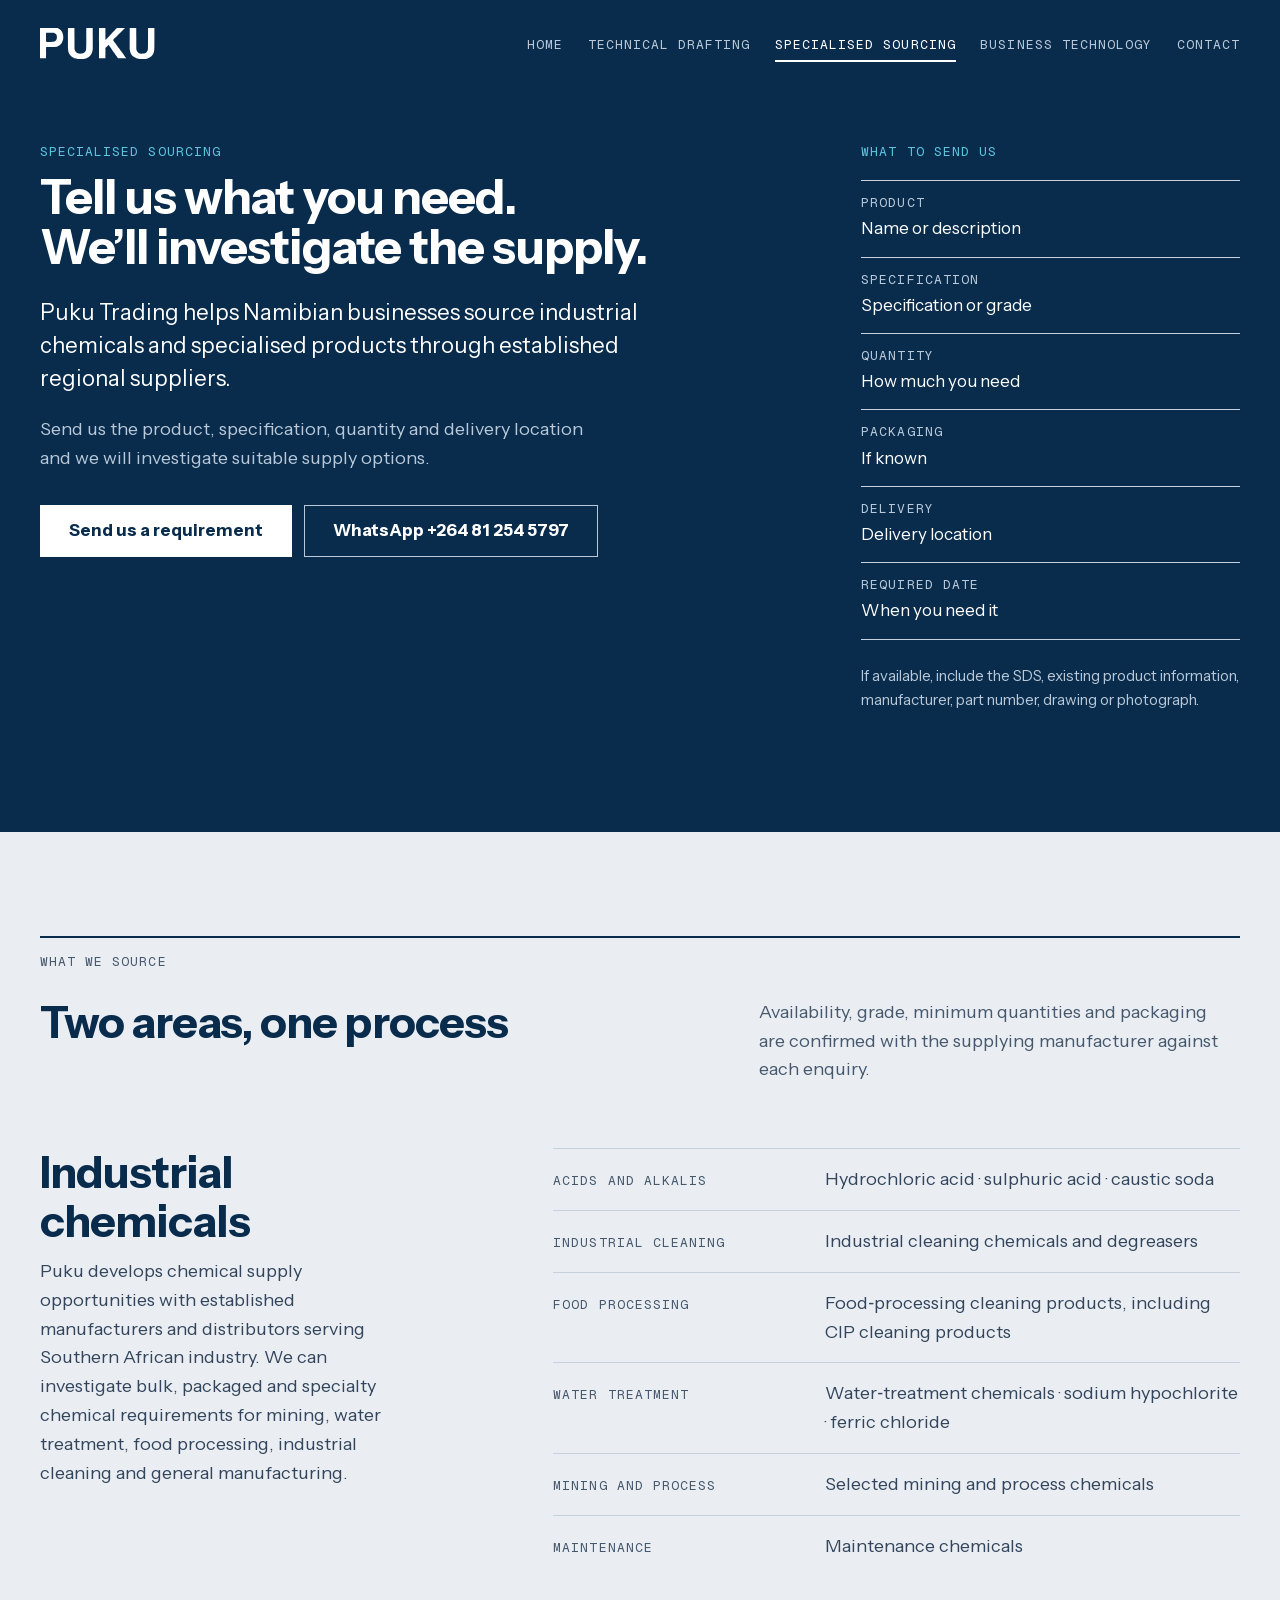
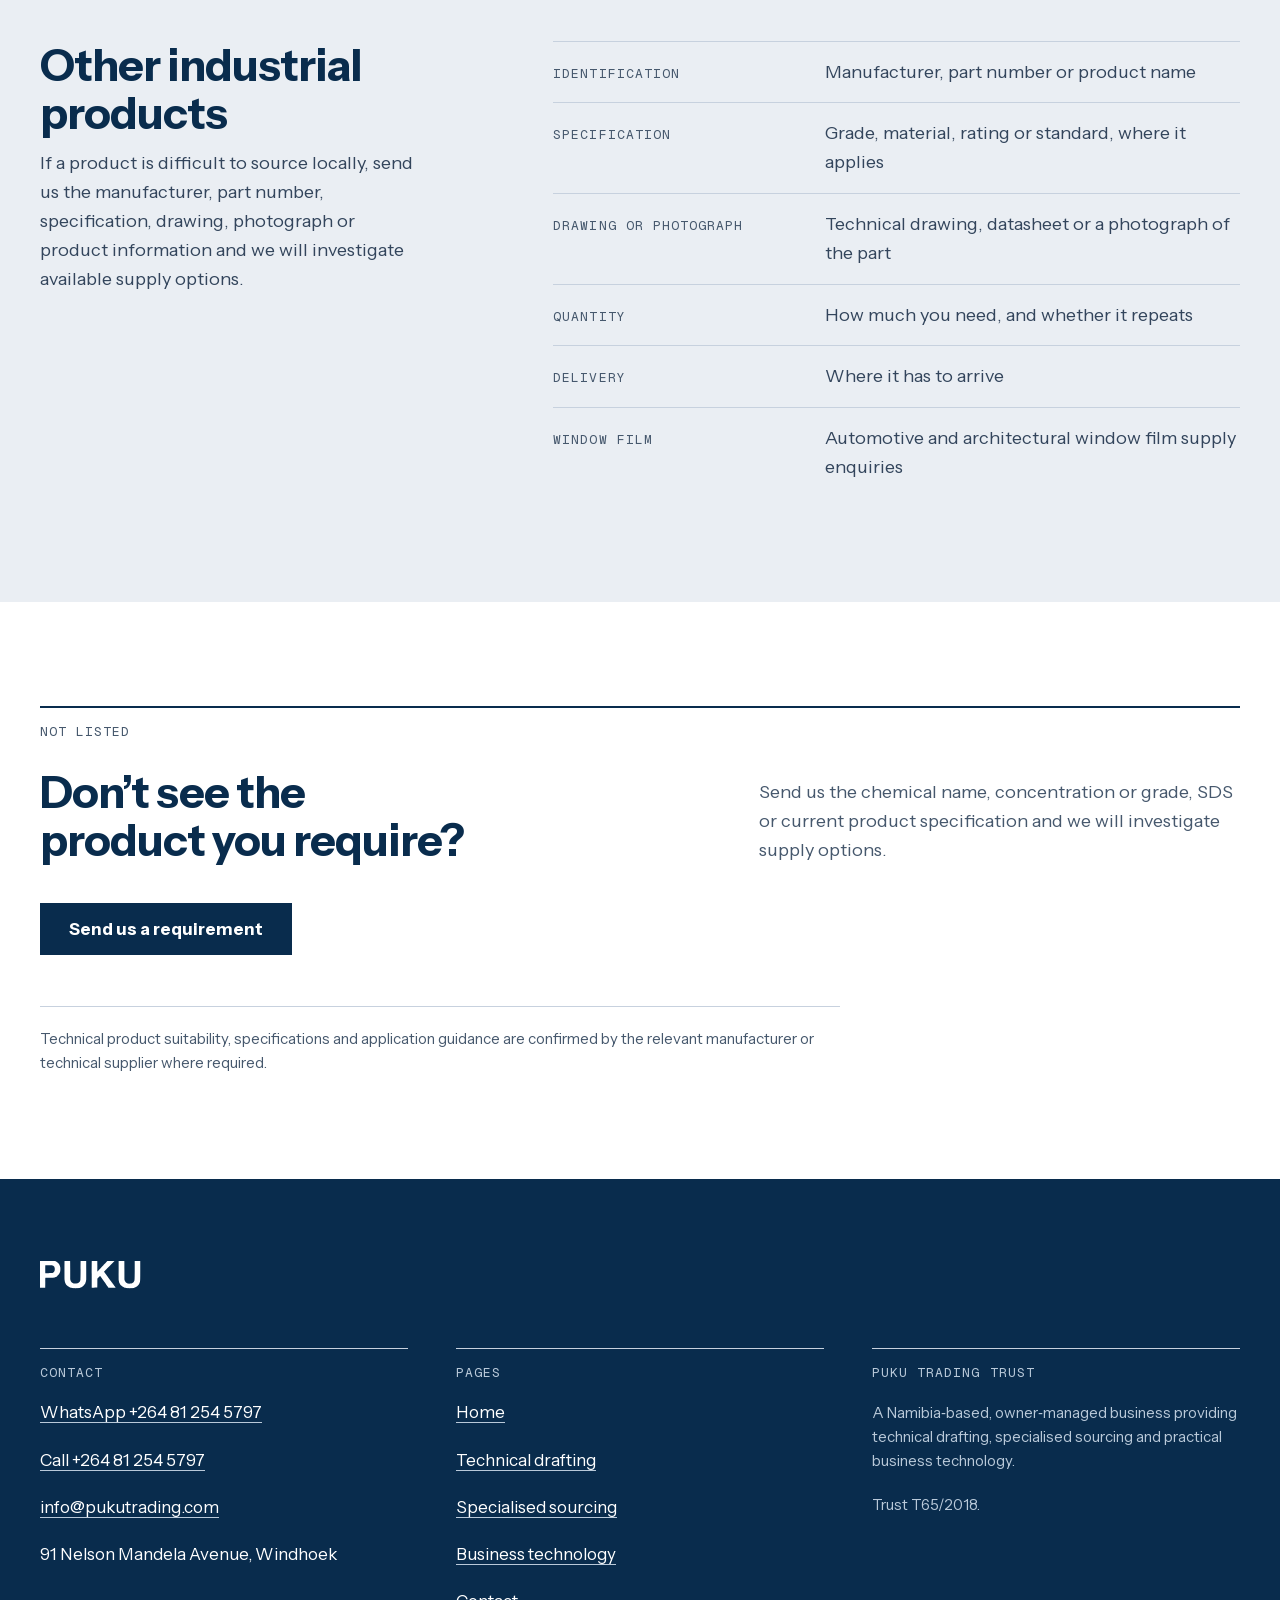
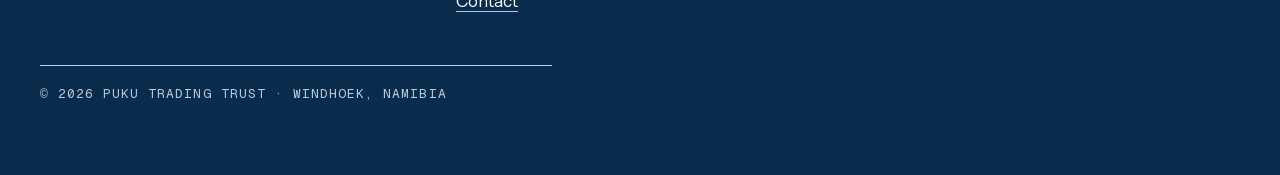
<file: sourcing.html>
<!DOCTYPE html>
<html lang="en-NA">
<head>
<meta charset="utf-8">
<meta name="viewport" content="width=device-width, initial-scale=1">
<title>Industrial Chemical &amp; Specialised Sourcing Namibia | Puku Trading</title>
<meta name="description" content="Tell us what you need and we will investigate the supply. Puku Trading sources industrial chemicals and specialised industrial products for Namibian businesses through established regional suppliers.">
<link rel="canonical" href="https://pukutrading.com/sourcing.html">

<meta property="og:type" content="website">
<meta property="og:site_name" content="Puku Trading Trust">
<meta property="og:title" content="Industrial Chemical &amp; Specialised Sourcing Namibia | Puku Trading">
<meta property="og:description" content="Tell us what you need and we will investigate the supply. Puku Trading sources industrial chemicals and specialised industrial products for Namibian businesses through established regional suppliers.">
<meta property="og:url" content="https://pukutrading.com/sourcing.html">
<meta property="og:image" content="https://pukutrading.com/assets/img/og.png?v=12">
<meta property="og:image:width" content="1200">
<meta property="og:image:height" content="630">
<meta property="og:image:alt" content="Puku Trading — technical drafting, specialised sourcing, business technology. Practical support for Namibian business.">
<meta name="twitter:card" content="summary_large_image">
<meta name="twitter:title" content="Industrial Chemical &amp; Specialised Sourcing Namibia | Puku Trading">
<meta name="twitter:description" content="Tell us what you need and we will investigate the supply. Puku Trading sources industrial chemicals and specialised industrial products for Namibian businesses through established regional suppliers.">
<meta name="twitter:image" content="https://pukutrading.com/assets/img/og.png?v=12">
<meta name="theme-color" content="#092C4D">

<link rel="icon" href="/favicon.ico" sizes="32x32">
<link rel="apple-touch-icon" href="/assets/img/apple-touch-icon.png">
<link rel="manifest" href="/site.webmanifest">

<link rel="preload" href="/assets/fonts/instrument-regular.woff2" as="font" type="font/woff2" crossorigin>
<link rel="preload" href="/assets/fonts/instrument-bold.woff2" as="font" type="font/woff2" crossorigin>
<link rel="preload" href="/assets/fonts/geist-mono.woff2" as="font" type="font/woff2" crossorigin>
<link rel="stylesheet" href="/assets/css/site.css?v=12">
<script type="application/ld+json">
{
  "@context": "https://schema.org",
  "@type": "LocalBusiness",
  "@id": "https://pukutrading.com/#business",
  "name": "Puku Trading Trust",
  "description": "Owner-managed Namibian business supporting contractors, suppliers and businesses with technical drafting, specialised sourcing and practical business systems. Outsourced AutoCAD drafting with established experience in roof sheeting layouts and QTOs, industrial chemical and specialised product sourcing, and selected business technology projects.",
  "url": "https://pukutrading.com/",
  "telephone": "+264812545797",
  "email": "info@pukutrading.com",
  "image": "https://pukutrading.com/assets/img/og.png?v=12",
  "address": {
    "@type": "PostalAddress",
    "streetAddress": "91 Nelson Mandela Avenue",
    "addressLocality": "Windhoek",
    "addressCountry": "NA"
  },
  "areaServed": { "@type": "Country", "name": "Namibia" },
  "openingHoursSpecification": [{
    "@type": "OpeningHoursSpecification",
    "dayOfWeek": ["Monday","Tuesday","Wednesday","Thursday","Friday"],
    "opens": "08:00",
    "closes": "17:00"
  }],
  "knowsAbout": [
    "AutoCAD 2D drafting", "Roof sheeting layouts",
    "Roof sheeting quantity take-offs", "3D SketchUp modelling",
    "Specialised industrial sourcing", "Industrial chemicals sourcing",
    "Business websites and digital platforms", "Point-of-sale implementation",
    "Practical business systems"
  ]
}
</script>
</head>
<body data-subject="a sourcing requirement">

<svg width="0" height="0" style="position:absolute" aria-hidden="true" focusable="false"><symbol id="puku" viewBox="8 8 1608 444"><path fill="currentColor" fill-rule="evenodd" d="M558 450C556 449 550 448 545 448C536 447 528 446 512 441C508 440 504 440 503 440C502 440 500 439 498 438C496 437 492 435 490 434C474 427 466 422 451 410C438 400 428 387 418 366C413 353 408 332 407 312C405 288 405 13 407 12C409 10 494 10 495 12C496 13 497 56 497 159C497 272 497 306 498 310C499 313 500 318 501 321C504 334 513 349 523 358C530 364 542 370 552 373C560 376 591 376 599 373C602 372 606 371 608 371C610 371 614 370 615 369C617 368 620 367 623 365C633 361 646 349 650 341C651 339 653 335 654 334C657 327 659 316 660 305C661 298 662 243 662 154C662 45 662 13 663 12C664 10 750 10 751 12C752 13 752 45 752 153C752 231 752 300 752 308C750 328 747 345 740 362C739 366 737 370 736 372C735 374 734 376 734 377C733 377 732 380 730 383C726 391 717 401 708 410C701 417 692 424 691 424C690 424 689 424 689 425C686 427 670 435 663 437C660 438 655 440 652 441C649 443 646 444 645 444C644 444 642 444 639 445C637 446 631 447 625 448C620 448 614 449 612 450C607 452 563 452 558 450ZM1420 450C1418 449 1412 448 1407 448C1398 447 1389 446 1374 441C1370 440 1366 440 1366 440C1365 440 1362 439 1360 437C1357 436 1353 434 1351 433C1335 426 1321 418 1309 407C1303 401 1294 391 1291 386C1290 384 1288 381 1287 379C1279 366 1273 347 1270 324C1268 310 1267 307 1268 161L1268 11L1313 11C1353 11 1357 11 1358 12C1359 14 1360 45 1360 160C1360 293 1360 308 1361 313C1362 316 1363 321 1363 323C1365 332 1374 347 1384 357C1391 363 1403 370 1412 372C1414 373 1418 374 1420 375C1426 376 1456 375 1461 373C1464 372 1467 372 1468 372C1472 372 1488 365 1494 360C1502 354 1509 347 1512 340C1516 332 1520 325 1520 323C1520 322 1520 319 1521 316C1523 312 1523 302 1524 162L1524 11L1566 11C1588 11 1609 11 1611 11L1616 12L1616 158C1616 283 1615 305 1614 308C1613 311 1612 316 1612 321C1611 334 1606 353 1601 364C1596 377 1592 383 1586 392C1574 408 1562 419 1545 429C1541 430 1538 432 1537 432C1536 432 1534 433 1533 434C1533 435 1532 436 1531 436C1530 436 1528 436 1526 437C1516 442 1499 446 1487 448C1481 448 1476 449 1474 450C1469 452 1425 452 1420 450ZM12 439C12 438 12 341 12 223L12 7L119 8C224 8 226 8 236 10C255 14 262 16 273 23C297 35 314 52 325 76C329 82 332 91 333 95C340 119 340 117 340 143C340 166 340 169 338 177C333 194 331 199 325 211C324 213 324 215 324 215C324 216 321 220 318 224C316 228 312 233 310 236C306 242 290 257 285 261C282 262 278 264 267 270C266 271 262 272 258 274C253 275 247 277 244 278C241 279 234 280 229 281C223 281 216 282 213 283C209 283 183 283 154 283C112 284 102 284 101 285C100 286 100 308 100 362C100 404 99 438 99 439C98 440 13 440 12 439ZM840 439C839 438 839 15 840 11L841 8L884 8C925 8 926 8 928 9C928 11 929 38 929 96C928 192 928 186 936 177C948 165 959 153 972 140C989 121 985 125 1006 103C1015 93 1024 84 1025 83C1025 83 1028 79 1031 76C1044 62 1086 18 1092 12L1097 8L1152 8C1210 8 1209 7 1207 11C1206 12 1167 51 1121 98C1074 145 1036 184 1036 185C1036 185 1039 191 1044 198C1049 204 1054 211 1056 214C1058 217 1062 223 1066 227C1069 231 1072 236 1074 238C1076 242 1081 248 1088 257C1089 260 1092 264 1094 266C1096 268 1105 282 1116 296C1126 309 1135 322 1137 325C1138 327 1141 331 1143 333C1145 336 1148 340 1150 342C1152 345 1154 349 1165 363C1181 386 1187 393 1191 399C1200 412 1212 428 1216 433C1218 435 1219 438 1219 439C1219 439 1198 440 1162 440L1106 440L1103 436C1101 434 1099 431 1098 430C1097 428 1094 423 1091 419C1087 414 1083 408 1081 405C1079 402 1075 396 1072 392C1068 387 1064 381 1062 378C1060 374 1055 368 1052 363C1048 358 1044 352 1042 350C1041 348 1037 343 1035 339C1032 335 1028 329 1025 326C1023 322 1019 317 1017 314C1015 311 1012 307 1011 306C1010 304 1007 300 1005 297C1002 293 998 287 995 283C989 275 986 269 980 262C979 260 976 257 975 255C974 253 973 252 972 252C970 252 931 291 929 294C929 295 929 328 929 367C929 406 928 438 928 438C927 440 841 440 840 439ZM204 208C213 207 215 206 224 201C229 199 237 192 240 187C243 183 248 173 248 171C248 170 248 168 249 166C252 160 252 131 249 122C248 118 247 114 246 114C246 113 245 110 244 108C240 101 226 90 219 88C217 88 214 87 213 86C211 85 204 84 198 83C189 81 181 81 145 81L102 81L101 84C99 87 99 207 101 209C103 211 106 211 148 210C185 210 196 209 204 208Z"/></symbol></svg>

<a class="skip" href="#main">Skip to content</a>

<section class="band band--navy hero hero--wide">
  <div class="wrap">
    <header class="masthead">
      <a class="mark" href="index.html" aria-label="Puku Trading Trust — home">
        <svg width="116" height="32" viewBox="8 8 1608 444" aria-hidden="true" focusable="false"><use href="#puku"/></svg>
      </a>
      <button class="menubtn" type="button" aria-expanded="false" aria-controls="nav" hidden>Menu</button>
      <nav class="nav" id="nav" aria-label="Main">
        <ul>
            <li><a href="index.html">Home</a></li>
            <li><a href="drafting.html">Technical drafting</a></li>
            <li><a href="sourcing.html" aria-current="page">Specialised sourcing</a></li>
            <li><a href="technology.html">Business technology</a></li>
            <li><a href="contact.html">Contact</a></li>
        </ul>
      </nav>
    </header>

    <div class="grid hero__grid" id="main">
      <div class="hero__main">
        <p class="label label--accent">Specialised sourcing</p>
        <h1><span class="ln">Tell us what you need.</span> <span class="ln">We&#8217;ll investigate the supply.</span></h1>
        <p class="lead">Puku Trading helps Namibian businesses source industrial chemicals and specialised products through established regional suppliers.</p>
        <p class="hero__note">Send us the product, specification, quantity and delivery location and we will investigate suitable supply options.</p>
          <p class="hero__actions">
            <a class="btn btn--primary" href="contact.html">Send us a requirement</a>
            <a class="btn btn--ghost" href="https://wa.me/264812545797" data-wa>WhatsApp +264 81 254 5797</a>
          </p>
      </div>
      <div class="hero__aside">
        <p class="label label--accent">What to send us</p>
        <dl class="keys">
          <div>
            <dt>Product</dt>
            <dd>Name or description</dd>
          </div>
          <div>
            <dt>Specification</dt>
            <dd>Specification or grade</dd>
          </div>
          <div>
            <dt>Quantity</dt>
            <dd>How much you need</dd>
          </div>
          <div>
            <dt>Packaging</dt>
            <dd>If known</dd>
          </div>
          <div>
            <dt>Delivery</dt>
            <dd>Delivery location</dd>
          </div>
          <div>
            <dt>Required date</dt>
            <dd>When you need it</dd>
          </div>
        </dl>
        <p class="note note--tight">If available, include the SDS, existing product information, manufacturer, part number, drawing or photograph.</p>
      </div>
    </div>
  </div>
</section>

<section class="band band--tint">
  <div class="wrap">
    <div class="sechead sechead__cols">
      <p class="label">What we source</p>
      <h2>Two areas, one process</h2>
      <p class="sechead__intro">Availability, grade, minimum quantities and packaging are confirmed with the supplying manufacturer against each enquiry.</p>
    </div>
    <div class="apps">
      <div class="app">
        <div class="app__head">
          <h2>Industrial chemicals</h2>
          <p>Puku develops chemical supply opportunities with established manufacturers and distributors serving Southern African industry. We can investigate bulk, packaged and specialty chemical requirements for mining, water treatment, food processing, industrial cleaning and general manufacturing.</p>
        </div>
        <div class="app__body">
          <dl class="spec">
          <div>
            <dt>Acids and alkalis</dt>
            <dd>Hydrochloric acid &middot; sulphuric acid &middot; caustic soda</dd>
          </div>
          <div>
            <dt>Industrial cleaning</dt>
            <dd>Industrial cleaning chemicals and degreasers</dd>
          </div>
          <div>
            <dt>Food processing</dt>
            <dd>Food&#8209;processing cleaning products, including CIP cleaning products</dd>
          </div>
          <div>
            <dt>Water treatment</dt>
            <dd>Water&#8209;treatment chemicals &middot; sodium hypochlorite &middot; ferric chloride</dd>
          </div>
          <div>
            <dt>Mining and process</dt>
            <dd>Selected mining and process chemicals</dd>
          </div>
          <div>
            <dt>Maintenance</dt>
            <dd>Maintenance chemicals</dd>
          </div>
          </dl>
        </div>
      </div>
      <div class="app">
        <div class="app__head">
          <h2>Other industrial products</h2>
          <p>If a product is difficult to source locally, send us the manufacturer, part number, specification, drawing, photograph or product information and we will investigate available supply options.</p>
        </div>
        <div class="app__body">
          <dl class="spec">
          <div>
            <dt>Identification</dt>
            <dd>Manufacturer, part number or product name</dd>
          </div>
          <div>
            <dt>Specification</dt>
            <dd>Grade, material, rating or standard, where it applies</dd>
          </div>
          <div>
            <dt>Drawing or photograph</dt>
            <dd>Technical drawing, datasheet or a photograph of the part</dd>
          </div>
          <div>
            <dt>Quantity</dt>
            <dd>How much you need, and whether it repeats</dd>
          </div>
          <div>
            <dt>Delivery</dt>
            <dd>Where it has to arrive</dd>
          </div>
          <div>
            <dt>Window film</dt>
            <dd>Automotive and architectural window film supply enquiries</dd>
          </div>
          </dl>
        </div>
      </div>
    </div>
  </div>
</section>

<section class="band">
  <div class="wrap">
    <div class="sechead sechead__cols">
      <p class="label">Not listed</p>
      <h2>Don&#8217;t see the product you require?</h2>
      <p class="sechead__intro">Send us the chemical name, concentration or grade, SDS or current product specification and we will investigate supply options.</p>
    </div>
    <p class="actions"><a class="btn btn--primary" href="contact.html">Send us a requirement</a></p>

    <p class="note">Technical product suitability, specifications and application guidance are confirmed by the relevant manufacturer or technical supplier where required.</p>
  </div>
</section>

<footer class="band band--navy foot">
  <div class="wrap">
    <a class="mark" href="index.html" aria-label="Puku Trading Trust — home">
      <svg width="101" height="28" viewBox="8 8 1608 444" aria-hidden="true" focusable="false"><use href="#puku"/></svg>
    </a>
    <div class="foot__cols">
      <div class="foot__col">
        <p class="label">Contact</p>
        <ul>
          <li><a href="https://wa.me/264812545797" data-wa>WhatsApp +264 81 254 5797</a></li>
          <li><a href="tel:+264812545797">Call +264 81 254 5797</a></li>
          <li><a href="mailto:info@pukutrading.com">info@pukutrading.com</a></li>
          <li><span class="foot__line">91 Nelson Mandela Avenue, Windhoek</span></li>
        </ul>
      </div>
      <div class="foot__col">
        <p class="label">Pages</p>
        <ul>
          <li><a href="index.html">Home</a></li>
          <li><a href="drafting.html">Technical drafting</a></li>
          <li><a href="sourcing.html">Specialised sourcing</a></li>
          <li><a href="technology.html">Business technology</a></li>
          <li><a href="contact.html">Contact</a></li>
        </ul>
      </div>
      <div class="foot__col">
        <p class="label">Puku Trading Trust</p>
        <p class="foot__about">A Namibia&#8209;based, owner&#8209;managed business providing technical drafting, specialised sourcing and practical business technology.</p>
        <p class="foot__about">Trust T65/2018.</p>
      </div>
    </div>
    <p class="foot__legal label">&copy; <span data-year>2026</span> Puku Trading Trust &middot; Windhoek, Namibia</p>
  </div>
</footer>

<nav class="bar" aria-label="Contact">
  <a href="https://wa.me/264812545797" data-wa>WhatsApp</a>
  <a href="tel:+264812545797">Call</a>
</nav>

<script src="/assets/js/site.js?v=12" defer></script>
</body>
</html>
</file>
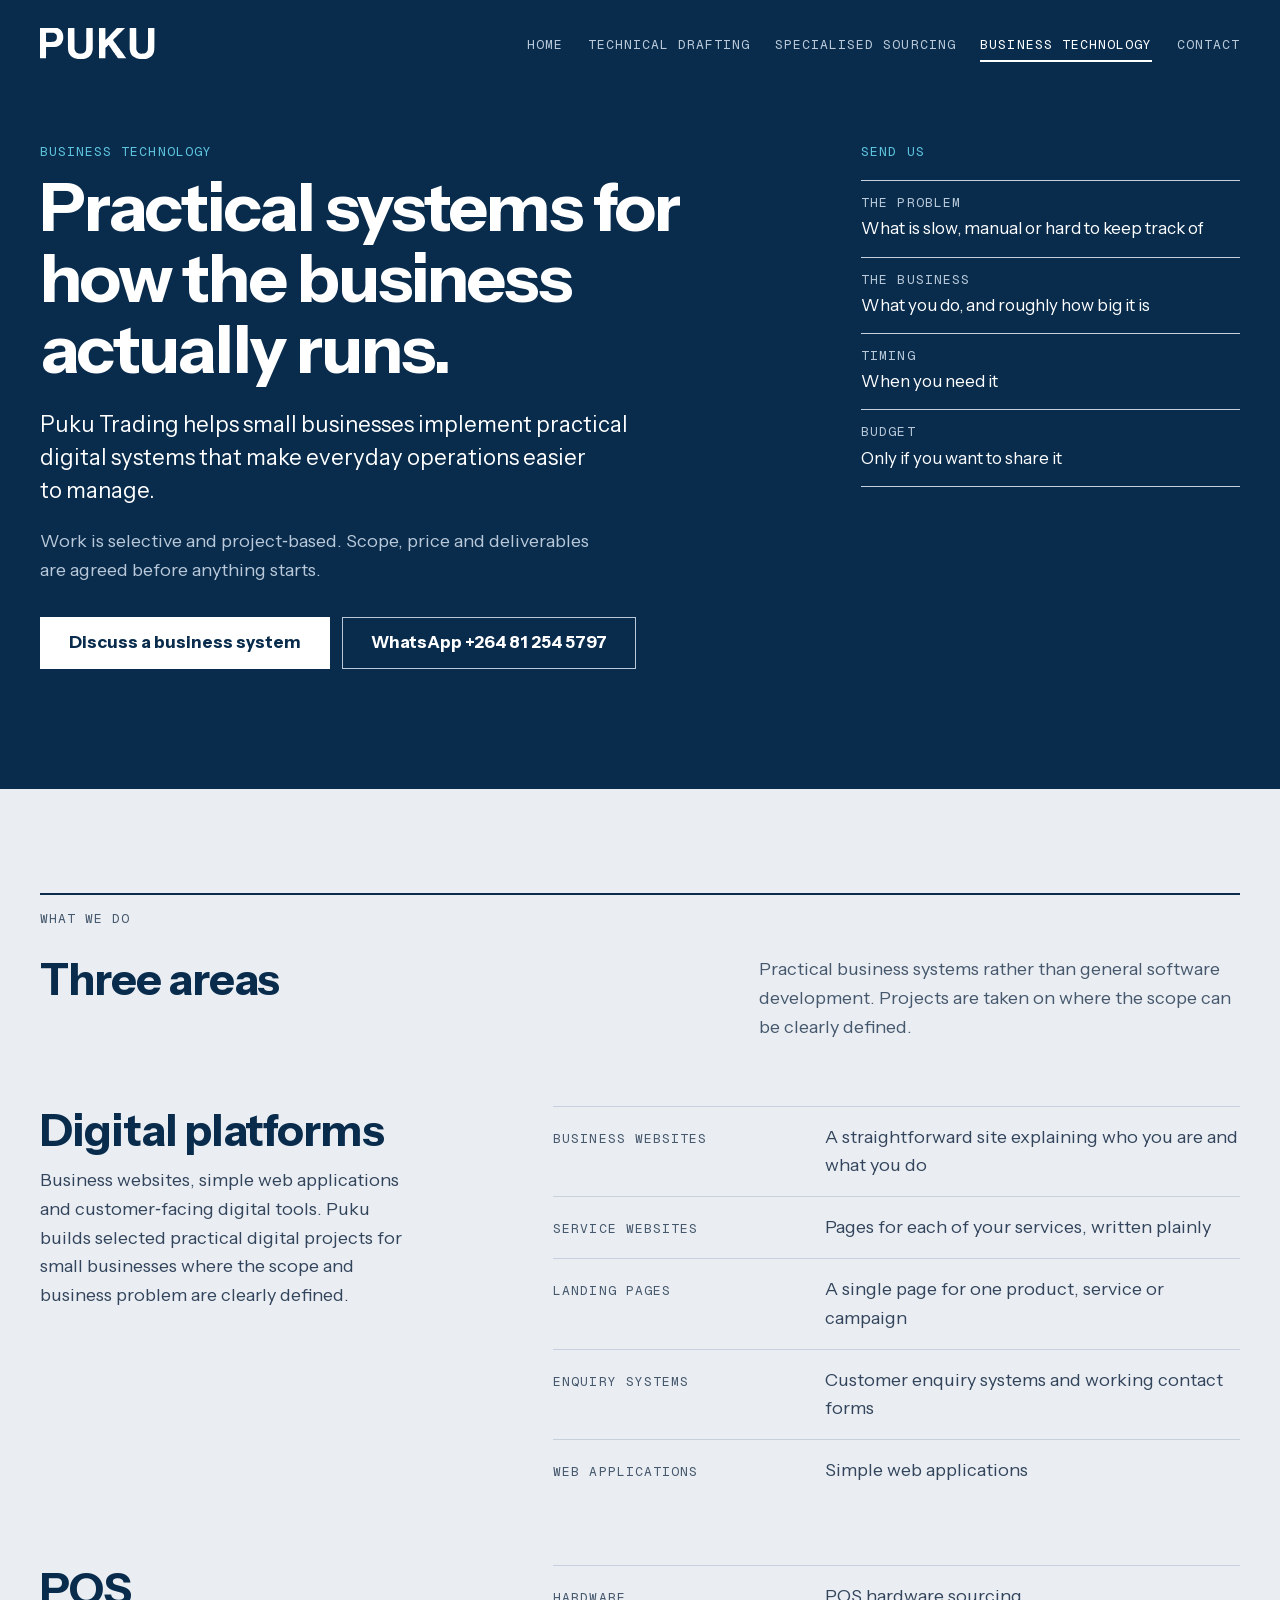
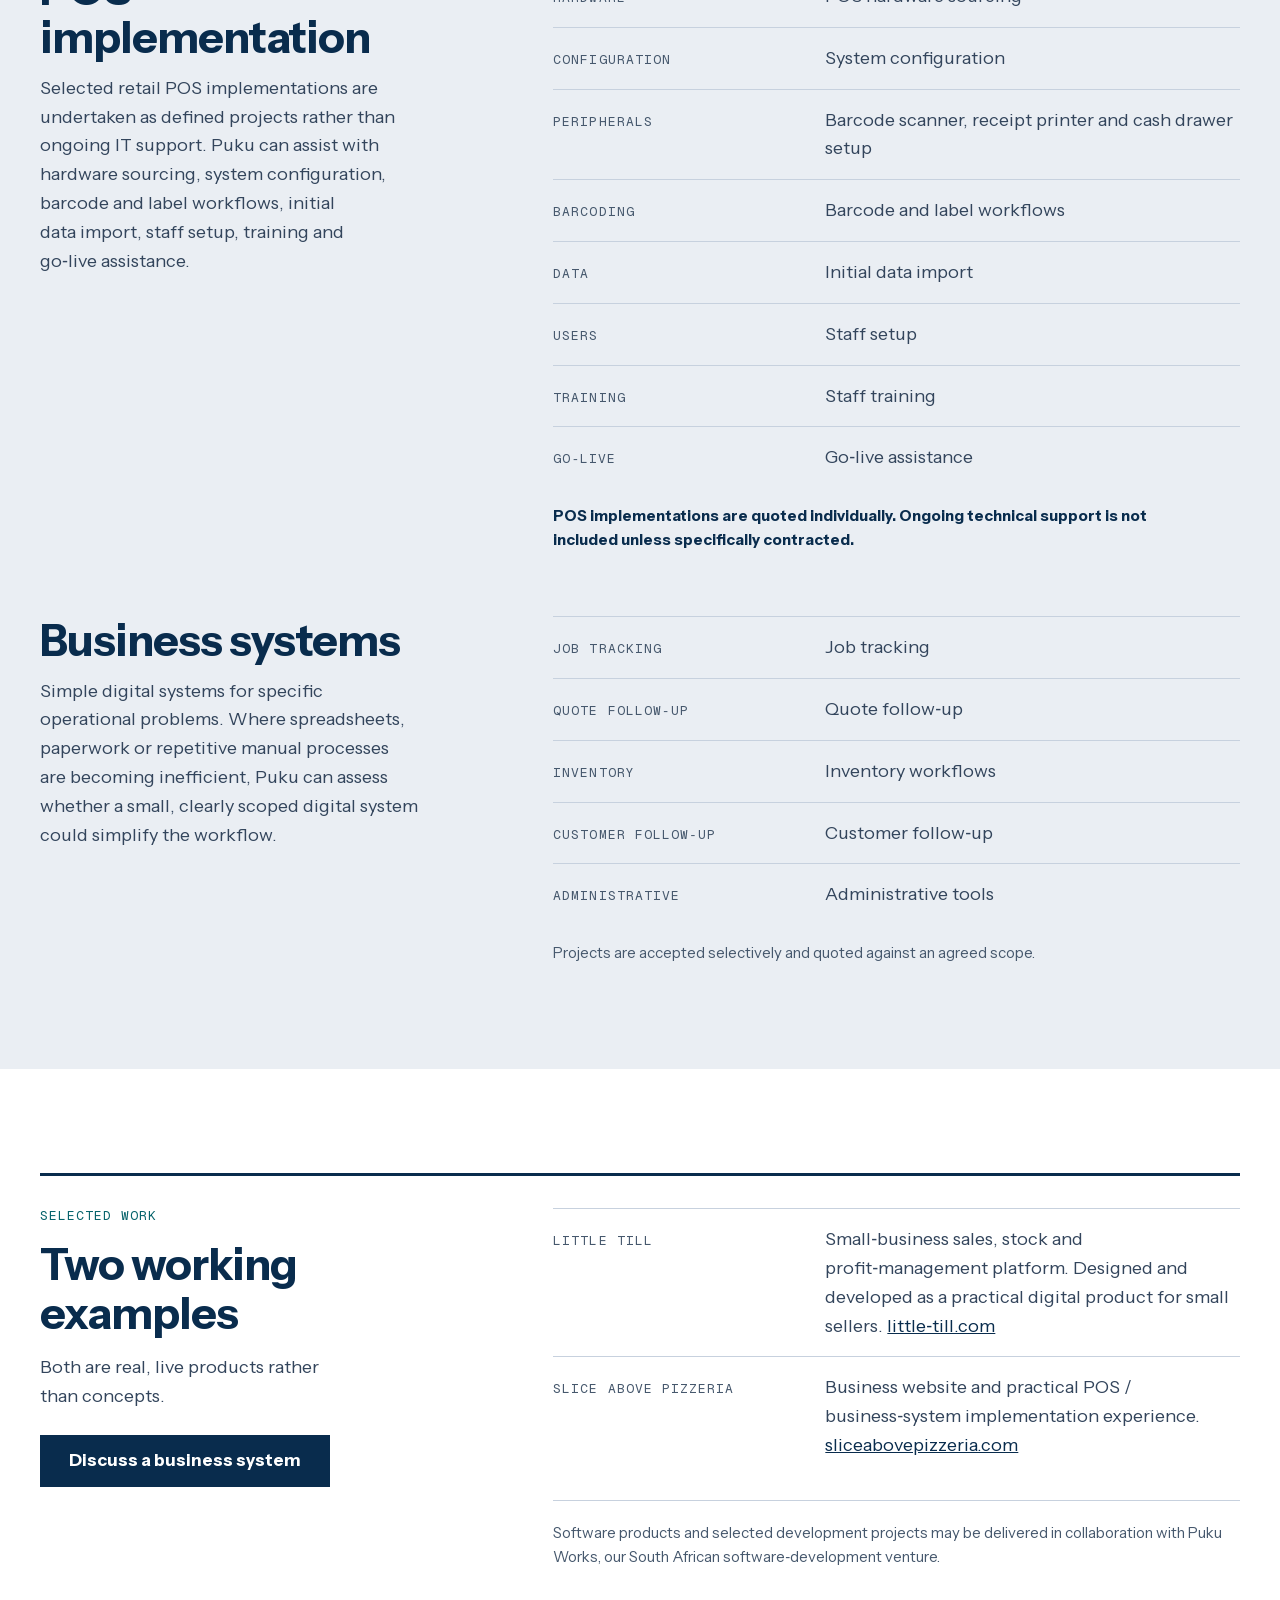
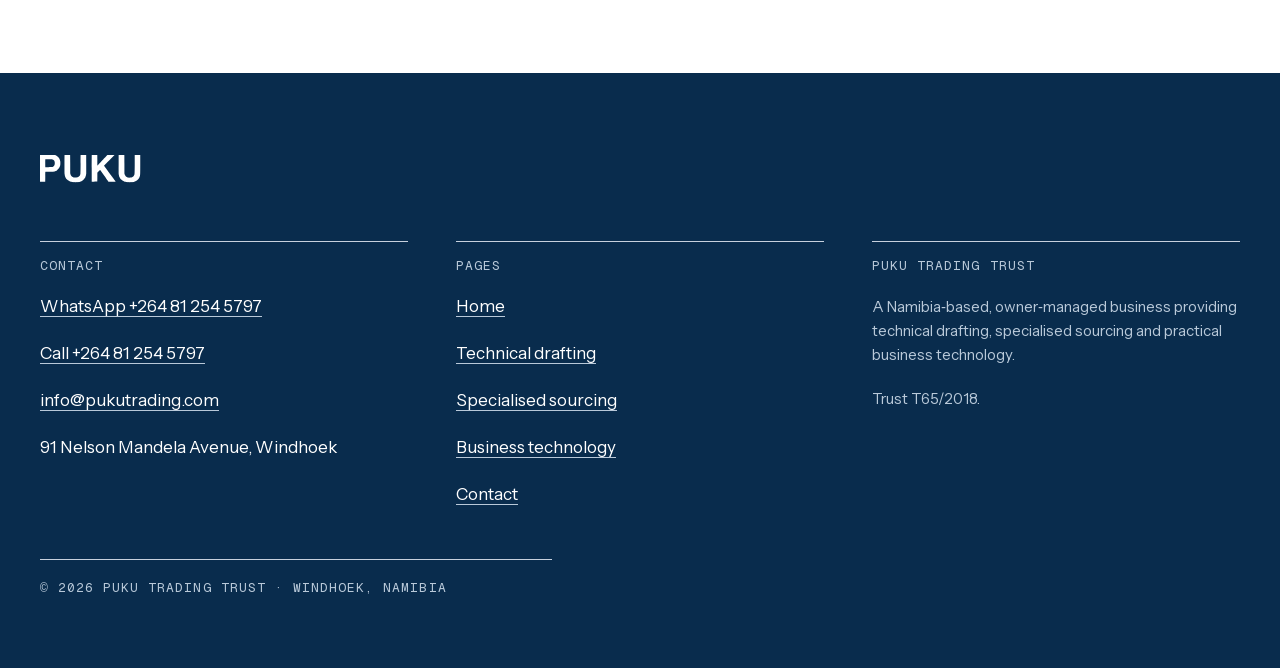
<file: technology.html>
<!DOCTYPE html>
<html lang="en-NA">
<head>
<meta charset="utf-8">
<meta name="viewport" content="width=device-width, initial-scale=1">
<title>Business Technology &amp; POS Implementation Namibia | Puku Trading</title>
<meta name="description" content="Selected, project-based business technology for small Namibian businesses: business websites and digital platforms, retail POS implementation, and simple business systems for specific operational problems.">
<link rel="canonical" href="https://pukutrading.com/technology.html">

<meta property="og:type" content="website">
<meta property="og:site_name" content="Puku Trading Trust">
<meta property="og:title" content="Business Technology &amp; POS Implementation Namibia | Puku Trading">
<meta property="og:description" content="Selected, project-based business technology for small Namibian businesses: business websites and digital platforms, retail POS implementation, and simple business systems for specific operational problems.">
<meta property="og:url" content="https://pukutrading.com/technology.html">
<meta property="og:image" content="https://pukutrading.com/assets/img/og.png?v=12">
<meta property="og:image:width" content="1200">
<meta property="og:image:height" content="630">
<meta property="og:image:alt" content="Puku Trading — technical drafting, specialised sourcing, business technology. Practical support for Namibian business.">
<meta name="twitter:card" content="summary_large_image">
<meta name="twitter:title" content="Business Technology &amp; POS Implementation Namibia | Puku Trading">
<meta name="twitter:description" content="Selected, project-based business technology for small Namibian businesses: business websites and digital platforms, retail POS implementation, and simple business systems for specific operational problems.">
<meta name="twitter:image" content="https://pukutrading.com/assets/img/og.png?v=12">
<meta name="theme-color" content="#092C4D">

<link rel="icon" href="/favicon.ico" sizes="32x32">
<link rel="apple-touch-icon" href="/assets/img/apple-touch-icon.png">
<link rel="manifest" href="/site.webmanifest">

<link rel="preload" href="/assets/fonts/instrument-regular.woff2" as="font" type="font/woff2" crossorigin>
<link rel="preload" href="/assets/fonts/instrument-bold.woff2" as="font" type="font/woff2" crossorigin>
<link rel="preload" href="/assets/fonts/geist-mono.woff2" as="font" type="font/woff2" crossorigin>
<link rel="stylesheet" href="/assets/css/site.css?v=12">
<script type="application/ld+json">
{
  "@context": "https://schema.org",
  "@type": "LocalBusiness",
  "@id": "https://pukutrading.com/#business",
  "name": "Puku Trading Trust",
  "description": "Owner-managed Namibian business supporting contractors, suppliers and businesses with technical drafting, specialised sourcing and practical business systems. Outsourced AutoCAD drafting with established experience in roof sheeting layouts and QTOs, industrial chemical and specialised product sourcing, and selected business technology projects.",
  "url": "https://pukutrading.com/",
  "telephone": "+264812545797",
  "email": "info@pukutrading.com",
  "image": "https://pukutrading.com/assets/img/og.png?v=12",
  "address": {
    "@type": "PostalAddress",
    "streetAddress": "91 Nelson Mandela Avenue",
    "addressLocality": "Windhoek",
    "addressCountry": "NA"
  },
  "areaServed": { "@type": "Country", "name": "Namibia" },
  "openingHoursSpecification": [{
    "@type": "OpeningHoursSpecification",
    "dayOfWeek": ["Monday","Tuesday","Wednesday","Thursday","Friday"],
    "opens": "08:00",
    "closes": "17:00"
  }],
  "knowsAbout": [
    "AutoCAD 2D drafting", "Roof sheeting layouts",
    "Roof sheeting quantity take-offs", "3D SketchUp modelling",
    "Specialised industrial sourcing", "Industrial chemicals sourcing",
    "Business websites and digital platforms", "Point-of-sale implementation",
    "Practical business systems"
  ]
}
</script>
</head>
<body data-subject="a business technology project">

<svg width="0" height="0" style="position:absolute" aria-hidden="true" focusable="false"><symbol id="puku" viewBox="8 8 1608 444"><path fill="currentColor" fill-rule="evenodd" d="M558 450C556 449 550 448 545 448C536 447 528 446 512 441C508 440 504 440 503 440C502 440 500 439 498 438C496 437 492 435 490 434C474 427 466 422 451 410C438 400 428 387 418 366C413 353 408 332 407 312C405 288 405 13 407 12C409 10 494 10 495 12C496 13 497 56 497 159C497 272 497 306 498 310C499 313 500 318 501 321C504 334 513 349 523 358C530 364 542 370 552 373C560 376 591 376 599 373C602 372 606 371 608 371C610 371 614 370 615 369C617 368 620 367 623 365C633 361 646 349 650 341C651 339 653 335 654 334C657 327 659 316 660 305C661 298 662 243 662 154C662 45 662 13 663 12C664 10 750 10 751 12C752 13 752 45 752 153C752 231 752 300 752 308C750 328 747 345 740 362C739 366 737 370 736 372C735 374 734 376 734 377C733 377 732 380 730 383C726 391 717 401 708 410C701 417 692 424 691 424C690 424 689 424 689 425C686 427 670 435 663 437C660 438 655 440 652 441C649 443 646 444 645 444C644 444 642 444 639 445C637 446 631 447 625 448C620 448 614 449 612 450C607 452 563 452 558 450ZM1420 450C1418 449 1412 448 1407 448C1398 447 1389 446 1374 441C1370 440 1366 440 1366 440C1365 440 1362 439 1360 437C1357 436 1353 434 1351 433C1335 426 1321 418 1309 407C1303 401 1294 391 1291 386C1290 384 1288 381 1287 379C1279 366 1273 347 1270 324C1268 310 1267 307 1268 161L1268 11L1313 11C1353 11 1357 11 1358 12C1359 14 1360 45 1360 160C1360 293 1360 308 1361 313C1362 316 1363 321 1363 323C1365 332 1374 347 1384 357C1391 363 1403 370 1412 372C1414 373 1418 374 1420 375C1426 376 1456 375 1461 373C1464 372 1467 372 1468 372C1472 372 1488 365 1494 360C1502 354 1509 347 1512 340C1516 332 1520 325 1520 323C1520 322 1520 319 1521 316C1523 312 1523 302 1524 162L1524 11L1566 11C1588 11 1609 11 1611 11L1616 12L1616 158C1616 283 1615 305 1614 308C1613 311 1612 316 1612 321C1611 334 1606 353 1601 364C1596 377 1592 383 1586 392C1574 408 1562 419 1545 429C1541 430 1538 432 1537 432C1536 432 1534 433 1533 434C1533 435 1532 436 1531 436C1530 436 1528 436 1526 437C1516 442 1499 446 1487 448C1481 448 1476 449 1474 450C1469 452 1425 452 1420 450ZM12 439C12 438 12 341 12 223L12 7L119 8C224 8 226 8 236 10C255 14 262 16 273 23C297 35 314 52 325 76C329 82 332 91 333 95C340 119 340 117 340 143C340 166 340 169 338 177C333 194 331 199 325 211C324 213 324 215 324 215C324 216 321 220 318 224C316 228 312 233 310 236C306 242 290 257 285 261C282 262 278 264 267 270C266 271 262 272 258 274C253 275 247 277 244 278C241 279 234 280 229 281C223 281 216 282 213 283C209 283 183 283 154 283C112 284 102 284 101 285C100 286 100 308 100 362C100 404 99 438 99 439C98 440 13 440 12 439ZM840 439C839 438 839 15 840 11L841 8L884 8C925 8 926 8 928 9C928 11 929 38 929 96C928 192 928 186 936 177C948 165 959 153 972 140C989 121 985 125 1006 103C1015 93 1024 84 1025 83C1025 83 1028 79 1031 76C1044 62 1086 18 1092 12L1097 8L1152 8C1210 8 1209 7 1207 11C1206 12 1167 51 1121 98C1074 145 1036 184 1036 185C1036 185 1039 191 1044 198C1049 204 1054 211 1056 214C1058 217 1062 223 1066 227C1069 231 1072 236 1074 238C1076 242 1081 248 1088 257C1089 260 1092 264 1094 266C1096 268 1105 282 1116 296C1126 309 1135 322 1137 325C1138 327 1141 331 1143 333C1145 336 1148 340 1150 342C1152 345 1154 349 1165 363C1181 386 1187 393 1191 399C1200 412 1212 428 1216 433C1218 435 1219 438 1219 439C1219 439 1198 440 1162 440L1106 440L1103 436C1101 434 1099 431 1098 430C1097 428 1094 423 1091 419C1087 414 1083 408 1081 405C1079 402 1075 396 1072 392C1068 387 1064 381 1062 378C1060 374 1055 368 1052 363C1048 358 1044 352 1042 350C1041 348 1037 343 1035 339C1032 335 1028 329 1025 326C1023 322 1019 317 1017 314C1015 311 1012 307 1011 306C1010 304 1007 300 1005 297C1002 293 998 287 995 283C989 275 986 269 980 262C979 260 976 257 975 255C974 253 973 252 972 252C970 252 931 291 929 294C929 295 929 328 929 367C929 406 928 438 928 438C927 440 841 440 840 439ZM204 208C213 207 215 206 224 201C229 199 237 192 240 187C243 183 248 173 248 171C248 170 248 168 249 166C252 160 252 131 249 122C248 118 247 114 246 114C246 113 245 110 244 108C240 101 226 90 219 88C217 88 214 87 213 86C211 85 204 84 198 83C189 81 181 81 145 81L102 81L101 84C99 87 99 207 101 209C103 211 106 211 148 210C185 210 196 209 204 208Z"/></symbol></svg>

<a class="skip" href="#main">Skip to content</a>

<section class="band band--navy hero">
  <div class="wrap">
    <header class="masthead">
      <a class="mark" href="index.html" aria-label="Puku Trading Trust — home">
        <svg width="116" height="32" viewBox="8 8 1608 444" aria-hidden="true" focusable="false"><use href="#puku"/></svg>
      </a>
      <button class="menubtn" type="button" aria-expanded="false" aria-controls="nav" hidden>Menu</button>
      <nav class="nav" id="nav" aria-label="Main">
        <ul>
            <li><a href="index.html">Home</a></li>
            <li><a href="drafting.html">Technical drafting</a></li>
            <li><a href="sourcing.html">Specialised sourcing</a></li>
            <li><a href="technology.html" aria-current="page">Business technology</a></li>
            <li><a href="contact.html">Contact</a></li>
        </ul>
      </nav>
    </header>

    <div class="grid hero__grid" id="main">
      <div class="hero__main">
        <p class="label label--accent">Business technology</p>
        <h1>Practical systems for how the business actually runs.</h1>
        <p class="lead">Puku Trading helps small businesses implement practical digital systems that make everyday operations easier to manage.</p>
        <p class="hero__note">Work is selective and project&#8209;based. Scope, price and deliverables are agreed before anything starts.</p>
          <p class="hero__actions">
            <a class="btn btn--primary" href="contact.html">Discuss a business system</a>
            <a class="btn btn--ghost" href="https://wa.me/264812545797" data-wa>WhatsApp +264 81 254 5797</a>
          </p>
      </div>
      <div class="hero__aside">
        <p class="label label--accent">Send us</p>
        <dl class="keys">
          <div>
            <dt>The problem</dt>
            <dd>What is slow, manual or hard to keep track of</dd>
          </div>
          <div>
            <dt>The business</dt>
            <dd>What you do, and roughly how big it is</dd>
          </div>
          <div>
            <dt>Timing</dt>
            <dd>When you need it</dd>
          </div>
          <div>
            <dt>Budget</dt>
            <dd>Only if you want to share it</dd>
          </div>
        </dl>
      </div>
    </div>
  </div>
</section>

<section class="band band--tint">
  <div class="wrap">
    <div class="sechead sechead__cols">
      <p class="label">What we do</p>
      <h2>Three areas</h2>
      <p class="sechead__intro">Practical business systems rather than general software development. Projects are taken on where the scope can be clearly defined.</p>
    </div>
    <div class="apps">
      <div class="app">
        <div class="app__head">
          <h2>Digital platforms</h2>
          <p>Business websites, simple web applications and customer&#8209;facing digital tools. Puku builds selected practical digital projects for small businesses where the scope and business problem are clearly defined.</p>
        </div>
        <div class="app__body">
          <dl class="spec">
          <div>
            <dt>Business websites</dt>
            <dd>A straightforward site explaining who you are and what you do</dd>
          </div>
          <div>
            <dt>Service websites</dt>
            <dd>Pages for each of your services, written plainly</dd>
          </div>
          <div>
            <dt>Landing pages</dt>
            <dd>A single page for one product, service or campaign</dd>
          </div>
          <div>
            <dt>Enquiry systems</dt>
            <dd>Customer enquiry systems and working contact forms</dd>
          </div>
          <div>
            <dt>Web applications</dt>
            <dd>Simple web applications</dd>
          </div>
          </dl>
        </div>
      </div>
      <div class="app">
        <div class="app__head">
          <h2>POS implementation</h2>
          <p>Selected retail POS implementations are undertaken as defined projects rather than ongoing IT support. Puku can assist with hardware sourcing, system configuration, barcode and label workflows, initial data import, staff setup, training and go&#8209;live assistance.</p>
        </div>
        <div class="app__body">
          <dl class="spec">
          <div>
            <dt>Hardware</dt>
            <dd>POS hardware sourcing</dd>
          </div>
          <div>
            <dt>Configuration</dt>
            <dd>System configuration</dd>
          </div>
          <div>
            <dt>Peripherals</dt>
            <dd>Barcode scanner, receipt printer and cash drawer setup</dd>
          </div>
          <div>
            <dt>Barcoding</dt>
            <dd>Barcode and label workflows</dd>
          </div>
          <div>
            <dt>Data</dt>
            <dd>Initial data import</dd>
          </div>
          <div>
            <dt>Users</dt>
            <dd>Staff setup</dd>
          </div>
          <div>
            <dt>Training</dt>
            <dd>Staff training</dd>
          </div>
          <div>
            <dt>Go&#8209;live</dt>
            <dd>Go&#8209;live assistance</dd>
          </div>
          </dl>
          <p class="app__note"><strong>POS implementations are quoted individually. Ongoing technical support is not included unless specifically contracted.</strong></p>
        </div>
      </div>
      <div class="app">
        <div class="app__head">
          <h2>Business systems</h2>
          <p>Simple digital systems for specific operational problems. Where spreadsheets, paperwork or repetitive manual processes are becoming inefficient, Puku can assess whether a small, clearly scoped digital system could simplify the workflow.</p>
        </div>
        <div class="app__body">
          <dl class="spec">
          <div>
            <dt>Job tracking</dt>
            <dd>Job tracking</dd>
          </div>
          <div>
            <dt>Quote follow&#8209;up</dt>
            <dd>Quote follow&#8209;up</dd>
          </div>
          <div>
            <dt>Inventory</dt>
            <dd>Inventory workflows</dd>
          </div>
          <div>
            <dt>Customer follow&#8209;up</dt>
            <dd>Customer follow&#8209;up</dd>
          </div>
          <div>
            <dt>Administrative</dt>
            <dd>Administrative tools</dd>
          </div>
          </dl>
          <p class="app__note">Projects are accepted selectively and quoted against an agreed scope.</p>
        </div>
      </div>
    </div>
  </div>
</section>

<section class="band">
  <div class="wrap">
    <div class="verify verify--work grid">
      <div class="verify__text">
        <p class="label label--accent">Selected work</p>
        <h2>Two working examples</h2>
        <p>Both are real, live products rather than concepts.</p>
        <p style="margin-top:24px"><a class="btn btn--primary" href="contact.html">Discuss a business system</a></p>
      </div>
      <div class="verify__fig">
        <dl class="spec">
          <div>
            <dt>Little Till</dt>
            <dd>Small&#8209;business sales, stock and profit&#8209;management platform. Designed and developed as a practical digital product for small sellers. <a href="https://little-till.com">little&#8209;till.com</a></dd>
          </div>
          <div>
            <dt>Slice Above Pizzeria</dt>
            <dd>Business website and practical POS / business&#8209;system implementation experience. <a href="https://sliceabovepizzeria.com">sliceabovepizzeria.com</a></dd>
          </div>
        </dl>
        <p class="note note--tight">Software products and selected development projects may be delivered in collaboration with Puku Works, our South African software&#8209;development venture.</p>
      </div>
    </div>
  </div>
</section>

<footer class="band band--navy foot">
  <div class="wrap">
    <a class="mark" href="index.html" aria-label="Puku Trading Trust — home">
      <svg width="101" height="28" viewBox="8 8 1608 444" aria-hidden="true" focusable="false"><use href="#puku"/></svg>
    </a>
    <div class="foot__cols">
      <div class="foot__col">
        <p class="label">Contact</p>
        <ul>
          <li><a href="https://wa.me/264812545797" data-wa>WhatsApp +264 81 254 5797</a></li>
          <li><a href="tel:+264812545797">Call +264 81 254 5797</a></li>
          <li><a href="mailto:info@pukutrading.com">info@pukutrading.com</a></li>
          <li><span class="foot__line">91 Nelson Mandela Avenue, Windhoek</span></li>
        </ul>
      </div>
      <div class="foot__col">
        <p class="label">Pages</p>
        <ul>
          <li><a href="index.html">Home</a></li>
          <li><a href="drafting.html">Technical drafting</a></li>
          <li><a href="sourcing.html">Specialised sourcing</a></li>
          <li><a href="technology.html">Business technology</a></li>
          <li><a href="contact.html">Contact</a></li>
        </ul>
      </div>
      <div class="foot__col">
        <p class="label">Puku Trading Trust</p>
        <p class="foot__about">A Namibia&#8209;based, owner&#8209;managed business providing technical drafting, specialised sourcing and practical business technology.</p>
        <p class="foot__about">Trust T65/2018.</p>
      </div>
    </div>
    <p class="foot__legal label">&copy; <span data-year>2026</span> Puku Trading Trust &middot; Windhoek, Namibia</p>
  </div>
</footer>

<nav class="bar" aria-label="Contact">
  <a href="https://wa.me/264812545797" data-wa>WhatsApp</a>
  <a href="tel:+264812545797">Call</a>
</nav>

<script src="/assets/js/site.js?v=12" defer></script>
</body>
</html>
</file>
<file: assets/css/site.css>
/* ==========================================================================
   Puku Trading Trust

   One stylesheet, no build step. Edit and push.

   The system in one paragraph: every page is a stack of full-bleed bands.
   A band is white, tint, or navy. The band sets contextual colour tokens on
   itself, so everything inside — rules, labels, focus rings, the accent —
   inverts automatically on navy with no override rules anywhere. Four rule
   weights carry four meanings and are the site's entire ornament. Nothing has
   a radius or a shadow. Nothing is centred.
   ========================================================================== */

/* --- Fonts ---------------------------------------------------------------- */
/* Instrument Sans sets everything that is a sentence. Geist Mono sets labels
   only, never a sentence. Both are subsetted and self-hosted; no request
   leaves the site.                                                          */

@font-face {
  font-family: "Instrument Sans";
  src: url(/assets/fonts/instrument-regular.woff2) format("woff2");
  font-weight: 400;
  font-style: normal;
  font-display: swap;
}
@font-face {
  font-family: "Instrument Sans";
  src: url(/assets/fonts/instrument-bold.woff2) format("woff2");
  font-weight: 700;
  font-style: normal;
  font-display: swap;
}
@font-face {
  font-family: "Geist Mono";
  src: url(/assets/fonts/geist-mono.woff2) format("woff2");
  font-weight: 400;
  font-style: normal;
  font-display: swap;
}

/* --- Tokens --------------------------------------------------------------- */

:root {
  /* Raw values. One hue family: navy 209°, neutrals 209–216°, accent 186–192°.
     There is no warm value anywhere in the system.                          */
  --navy:        #092c4d;   /* the logo navy — fixed */
  --navy-deep:   #05203c;   /* pressed states, mobile menu panel */
  --white:       #ffffff;
  --tint:        #eaeef3;   /* the one light alternate ground */
  --slate:       #33455c;   /* prose on light */
  --slate-2:     #46586d;   /* secondary text and mono labels on light */
  --on-navy:     #b9c9d9;   /* secondary text on navy */
  --hair-light:  #c7d1de;   /* hairline on light — decorative only */
  --hair-dark:   #35577a;   /* hairline on navy — decorative only */
  --line-strong: #77879a;   /* form control borders — 3.67:1, clears 1.4.11 */
  --teal:        #06636b;   /* accent on light grounds — 6.99:1 on white */
  --teal-press:  #03474d;
  --cyan:        #5ec4de;   /* accent on navy grounds — 7.05:1 on navy */

  /* Contextual tokens. Light is the default; .band--navy redefines them. */
  --bg:        var(--white);
  --fg-strong: var(--navy);
  --fg:        var(--slate);
  --fg-2:      var(--slate-2);
  --hair:      var(--hair-light);
  --rule-ink:  var(--navy);
  --accent:    var(--teal);
  --accent-press: var(--teal-press);

  /* The rule grammar. Four weights, four meanings. Any other raw border
     declaration in this file is a mistake.                                  */
  --rule-group:   3px solid var(--rule-ink);  /* a group starts here */
  --rule-section: 2px solid var(--rule-ink);  /* a section starts here */
  --rule-struct:  1px solid var(--rule-ink);  /* structure within a section */
  --rule-hair:    1px solid var(--hair);      /* between peers */

  --sans: "Instrument Sans", "Helvetica Neue", Arial, sans-serif;
  --mono: "Geist Mono", ui-monospace, "SFMono-Regular", Consolas, monospace;

  /* Type scale, interpolating 360px → ~1200px */
  --fs-h1:    clamp(2.375rem, 1.5rem + 3.89vw, 4.25rem);
  --fs-h2:    clamp(1.75rem, 1.25rem + 2.22vw, 2.75rem);
  --fs-h3:    clamp(1.1875rem, 1.09rem + 0.42vw, 1.4375rem);
  --fs-lead:  clamp(1.1875rem, 1.1rem + 0.37vw, 1.375rem);
  --fs-body:  clamp(1.0625rem, 1.03rem + 0.14vw, 1.125rem);
  --fs-small: 0.9375rem;
  --fs-label: clamp(0.75rem, 0.7rem + 0.14vw, 0.8125rem);

  /* Spacing. 4px base; only these values appear in this file. */
  --wrap:       1280px;
  --gutter:     clamp(1.25rem, 0.75rem + 2.22vw, 2.5rem);
  --col-gap:    clamp(1.5rem, 1rem + 1.4vw, 2rem);
  --plate-gap:  clamp(1rem, 0.75rem + 0.7vw, 1.25rem);
  --plate-pad:  clamp(1.25rem, 1rem + 0.7vw, 1.5rem);
  --band-light: clamp(3.5rem, 2.2rem + 5.8vw, 6.5rem);
  --band-navy:  clamp(4rem, 2.5rem + 6.7vw, 7.5rem);
  --head-gap:   clamp(2.5rem, 1.8rem + 3.11vw, 4rem);
}

.band--tint { --bg: var(--tint); }

.band--navy {
  --bg:        var(--navy);
  --fg-strong: var(--white);
  --fg:        var(--white);
  --fg-2:      var(--on-navy);
  --hair:      var(--hair-dark);
  --rule-ink:  var(--white);
  --accent:    var(--cyan);
  --accent-press: var(--white);
}

/* --- Reset and base ------------------------------------------------------- */

*, *::before, *::after { box-sizing: border-box; }

html { -webkit-text-size-adjust: 100%; }

body {
  margin: 0;
  background: var(--white);
  color: var(--slate);
  font: 400 var(--fs-body)/1.6 var(--sans);
  -webkit-font-smoothing: antialiased;
}

svg { display: block; }

/* No radius and no shadow anywhere on this site. */
* { border-radius: 0; }

h1, h2, h3 { color: var(--fg-strong); margin: 0; }

h1 {
  font: 700 var(--fs-h1)/1.04 var(--sans);
  letter-spacing: -0.028em;
  max-width: 15ch;
  text-wrap: pretty;
}
h2 {
  font: 700 var(--fs-h2)/1.1 var(--sans);
  letter-spacing: -0.022em;
  max-width: 20ch;
  text-wrap: balance;
}
h3 {
  font: 700 var(--fs-h3)/1.25 var(--sans);
  letter-spacing: -0.012em;
  max-width: 16ch;
  text-wrap: balance;
}

p { margin: 0; max-width: 64ch; text-wrap: pretty; }
p + p { margin-top: 1.25rem; }

.lead { font-size: var(--fs-lead); line-height: 1.5; max-width: 46ch; }

a { color: var(--fg-strong); }

/* Mono is a labelling face. It never sets a sentence and never exceeds
   --fs-label.                                                               */
.label {
  font: 400 var(--fs-label)/1.25 var(--mono);
  text-transform: uppercase;
  letter-spacing: 0.08em;
  font-variant-numeric: tabular-nums;
  color: var(--fg-2);
  margin: 0;
}
.label--accent { color: var(--accent); }

:focus-visible {
  outline: 3px solid var(--accent);
  outline-offset: 2px;
}

.skip {
  position: absolute;
  left: -9999px;
  background: var(--navy);
  color: var(--white);
  padding: 12px 16px;
  font: 400 var(--fs-label)/1.25 var(--mono);
  text-transform: uppercase;
  letter-spacing: 0.08em;
  z-index: 40;
}
.skip:focus { left: 0; top: 0; }

.sr {
  position: absolute;
  width: 1px; height: 1px;
  margin: -1px; padding: 0;
  overflow: hidden;
  clip: rect(0 0 0 0);
  white-space: nowrap;
  border: 0;
}

/* --- Bands and grid ------------------------------------------------------- */

.band {
  background: var(--bg);
  color: var(--fg);
  padding-block: var(--band-light);
}
.band--navy { padding-block: var(--band-navy); }

.wrap {
  width: 100%;
  max-width: var(--wrap);
  margin-inline: auto;
  padding-inline: var(--gutter);
}

@media (min-width: 56rem) {
  .grid {
    display: grid;
    grid-template-columns: repeat(12, minmax(0, 1fr));
    column-gap: var(--col-gap);
  }
}

/* The fixed opening of every light section. */
.sechead { border-top: var(--rule-section); padding-top: 16px; }
.sechead .label { margin-bottom: 28px; }
.sechead h2 { margin-bottom: 16px; }
.sechead__intro { color: var(--fg-2); max-width: 46ch; }
.sechead + * { margin-top: var(--head-gap); }

@media (min-width: 56rem) {
  .sechead__cols { display: grid; grid-template-columns: repeat(12, minmax(0, 1fr)); column-gap: var(--col-gap); }
  /* The eyebrow spans the full grid — as a single-column item it would wrap
     mid-phrase at every section head.                                       */
  .sechead__cols > .label { grid-column: 1 / -1; }
  .sechead__cols h2 { grid-column: 1 / 7; margin-bottom: 0; }
  .sechead__cols .sechead__intro { grid-column: 8 / -1; align-self: end; }
}

/* --- Masthead ------------------------------------------------------------- */
/* The header is transparent and sits inside the opening navy band, so the
   wordmark has one context on every page and needs one colour.              */

.masthead {
  display: flex;
  align-items: center;
  justify-content: space-between;
  gap: 1rem;
  flex-wrap: wrap;
  min-height: 72px;
  margin-bottom: clamp(2rem, 1.4rem + 2.7vw, 3.5rem);
}
/* The nav breakpoint is its own number and only happens to equal the layout's.
   Five items at label size clear the wordmark by 77px at 896px; a sixth item
   pushed that to 1024px. Re-measure this if an item is ever added — do not
   assume 56rem, and do not shorten a label until it just squeezes in.        */
@media (min-width: 56rem) { .masthead { min-height: 88px; flex-wrap: nowrap; } }

.mark {
  display: flex;
  align-items: center;
  padding-block: 10px;
  color: var(--fg-strong);
}
.mark svg { height: clamp(1.5rem, 1.1rem + 1.11vw, 2rem); width: auto; }

.menubtn {
  font: 400 var(--fs-label)/1 var(--mono);
  text-transform: uppercase;
  letter-spacing: 0.08em;
  color: var(--fg-strong);
  background: none;
  border: 1px solid var(--on-navy);
  padding: 12px 16px;
  min-height: 44px;
  min-width: 44px;
  cursor: pointer;
}

.nav ul { list-style: none; margin: 0; padding: 0; }
.nav a {
  font: 400 var(--fs-label)/1 var(--mono);
  text-transform: uppercase;
  letter-spacing: 0.08em;
  color: var(--fg-2);
  text-decoration: none;
  transition: color 120ms linear;
}
.nav a:hover { color: var(--fg-strong); }

@media (min-width: 56rem) {
  .menubtn { display: none; }
  /* The gap tightens as the viewport narrows so the six labels keep clear of
     the wordmark at the breakpoint without losing air on a wide screen.      */
  .nav ul { display: flex; gap: clamp(1.25rem, 0.1rem + 1.8vw, 2rem); }
  .nav a {
    display: flex;
    align-items: center;
    padding-block: 12px;
    white-space: nowrap;
  }
  .nav a[aria-current="page"] {
    color: var(--fg-strong);
    box-shadow: inset 0 -2px 0 currentColor;
  }
}

/* Mobile navigation sits in normal flow and pushes the page down: no
   positioning, no z-index, no scroll lock, no focus trap.                   */
@media (max-width: 55.999rem) {
  .nav {
    display: none;
    width: 100%;
    order: 3;
    background: var(--navy-deep);
    margin-inline: calc(var(--gutter) * -1);
    padding-inline: var(--gutter);
    width: calc(100% + var(--gutter) * 2);
  }
  .nav[data-open="true"] { display: block; }
  .nav a {
    display: flex;
    align-items: center;
    min-height: 56px;
    font-size: 1.0625rem;
    font-family: var(--sans);
    text-transform: none;
    letter-spacing: 0;
    color: var(--white);
    border-bottom: var(--rule-hair);
  }
  .nav li:last-child a { border-bottom: 0; }
  .nav a[aria-current="page"] {
    border-left: 3px solid var(--white);
    padding-left: 13px;
  }
}

/* --- Hero ----------------------------------------------------------------- */

.hero { padding-top: 0; }
.hero .label { margin-bottom: 12px; }
.hero h1 { margin-bottom: 24px; }
.hero .lead { color: var(--fg); }
.hero__actions { display: flex; flex-wrap: wrap; gap: 12px; margin-top: 32px; }

/* Where the h1 is a set of sentences rather than a phrase, it needs a wider
   measure and a step down in size so each sentence lands on its own line.
   The default 15ch at --fs-h1 would break it into five ragged fragments.    */
.hero--wide h1 {
  font-size: clamp(1.875rem, 1.15rem + 3.1vw, 3rem);
  letter-spacing: -0.02em;
  max-width: 28ch;
}
/* Each sentence gets its own line once there is room for the longest one.
   Below that they reflow normally rather than breaking into short stubs.    */
@media (min-width: 56rem) { .hero--wide h1 .ln { display: block; } }

@media (min-width: 56rem) {
  .hero__grid { align-items: start; }
  .hero__main { grid-column: 1 / 8; }
  .hero__aside { grid-column: 9 / -1; }
}
@media (max-width: 55.999rem) {
  .hero__aside { margin-top: 40px; }
}

/* Key/value block: bare type on the ground, bounded by two hairlines and
   nothing else. A filled rectangle means "a division" on this site.         */
.keys { margin: 20px 0 0; }
.keys > div {
  border-top: var(--rule-hair);
  padding: 14px 0;
}
.keys > div:last-child { border-bottom: var(--rule-hair); }
.keys dt {
  font: 400 var(--fs-label)/1.25 var(--mono);
  text-transform: uppercase;
  letter-spacing: 0.08em;
  font-variant-numeric: tabular-nums;
  color: var(--fg-2);
}
.keys dd {
  margin: 4px 0 0;
  font-size: 1.0625rem;
  color: var(--fg-strong);
  font-variant-numeric: tabular-nums;
}
.keys a { text-decoration: none; }
.keys a:hover { text-decoration: underline; text-underline-offset: 4px; }

/* --- Buttons -------------------------------------------------------------- */

.btn {
  display: inline-flex;
  align-items: center;
  justify-content: center;
  min-height: 52px;
  padding: 16px 28px;
  font: 700 1.0625rem/1 var(--sans);
  text-decoration: none;
  border: 1px solid transparent;
  cursor: pointer;
  transition: background-color 120ms linear, color 120ms linear, border-color 120ms linear;
}
.btn--primary { background: var(--fg-strong); color: var(--bg); }
.btn--primary:hover { background: var(--tint); color: var(--navy); }
.band--navy .btn--primary { background: var(--white); color: var(--navy); }
.band--navy .btn--primary:hover { background: var(--tint); }
.btn--ghost { background: none; color: var(--fg-strong); border-color: var(--fg-2); }
.btn--ghost:hover { background: var(--navy-deep); border-color: var(--fg-strong); color: var(--white); }

/* One button on the site is bigger than the others: "Send us your roof
   drawing". Roof sheeting layout work is what the business is selling. If a
   second btn--lg appears, neither of them is the primary action any more.   */
.btn--lg { min-height: 64px; padding: 20px 36px; font-size: 1.1875rem; }

@media (max-width: 39.999rem) {
  .hero__actions { flex-direction: column; gap: 10px; }
  .hero__actions .btn { width: 100%; }
}

/* --- The divisions -------------------------------------------------------- */
/* Three cues carry the grouping. The 3px navy rule is the mechanism. The
   asymmetric padding is geometry and survives any colour failure. The white
   plate on tint is reinforcement only — never treat it as the mechanism.    */

.divisions { display: grid; gap: var(--plate-gap); }
@media (min-width: 40rem) { .divisions { grid-template-columns: repeat(2, minmax(0, 1fr)); } }

/* The lead layout. Technical drafting spans the row and gets a wider measure
   and a larger heading; sourcing and technology share the row below it. The
   three areas are deliberately NOT equal — do not collapse this to a plain
   three-up grid, and do not promote another plate into the lead slot.       */
@media (min-width: 48rem) {
  .divisions--lead .plate--lead { grid-column: 1 / -1; }
}
@media (min-width: 62rem) {
  .divisions--lead .plate--lead {
    display: grid;
    grid-template-columns: 6fr 6fr;
    column-gap: var(--col-gap);
    align-items: start;
  }
  .divisions--lead .plate--lead .label { grid-column: 1; grid-row: 1; }
  .divisions--lead .plate--lead h3 { grid-column: 1; grid-row: 2; }
  .divisions--lead .plate--lead p { grid-column: 2; grid-row: 1 / 4; margin-top: 0; }
  .divisions--lead .plate--lead .plate__go { grid-column: 1; grid-row: 3; }
}
.plate--lead { padding-block: 24px 36px; }
.plate--lead h3 { font-size: var(--fs-h2); line-height: 1.1; }
.plate--lead p { max-width: 46ch; font-size: var(--fs-lead); line-height: 1.45; }

.plate {
  background: var(--white);
  border-top: var(--rule-group);
  padding: 20px var(--plate-pad) 32px;
  display: flex;
  flex-direction: column;
  color: var(--slate);
  text-decoration: none;
  outline: 2px solid transparent;
  outline-offset: 0;
  transition: outline-color 120ms linear;
}
.plate:hover { outline-color: var(--navy); }
.plate .label { margin: 0; color: var(--slate-2); }
.plate h3 { margin-top: 14px; color: var(--navy); }
.plate p { margin-top: 12px; font-size: var(--fs-body); line-height: 1.55; max-width: 34ch; }
.plate__go {
  margin-top: auto;
  padding-top: 24px;
  font: 400 var(--fs-label)/1.2 var(--mono);
  text-transform: uppercase;
  letter-spacing: 0.08em;
  color: var(--navy);
  text-decoration: underline;
  text-decoration-thickness: 1px;
  text-underline-offset: 4px;
}
.plate:hover .plate__go { text-decoration-thickness: 2px; }

/* Marks a plate as selective rather than open-ended. It sits above the call to
   action so the qualification is read before the click, not after it.       */
.plate__tag {
  margin-top: 20px;
  align-self: start;
  font: 400 var(--fs-label)/1.2 var(--mono);
  text-transform: uppercase;
  letter-spacing: 0.08em;
  color: var(--slate-2);
  border: 1px solid var(--line-strong);
  padding: 6px 10px;
}

/* --- Steps ---------------------------------------------------------------- */

.steps {
  list-style: none;
  margin: 0;
  padding: 0;
  display: grid;
  gap: clamp(1.5rem, 1rem + 1.4vw, 2rem);
}
@media (min-width: 40rem) { .steps { grid-template-columns: repeat(2, minmax(0, 1fr)); } }
@media (min-width: 76rem) { .steps { grid-template-columns: repeat(4, minmax(0, 1fr)); } }
@media (min-width: 62rem) { .steps--three { grid-template-columns: repeat(3, minmax(0, 1fr)); } }
@media (min-width: 76rem) { .steps--three { grid-template-columns: repeat(3, minmax(0, 1fr)); } }

.steps > li { border-top: var(--rule-struct); padding-top: 16px; }
.steps__n {
  font: 400 1.375rem/1 var(--mono);
  color: var(--accent);
  font-variant-numeric: tabular-nums;
  display: block;
}
.steps h3 { margin-top: 12px; }
.steps p { margin-top: 10px; max-width: 34ch; color: var(--fg-2); }

/* --- The agent model ------------------------------------------------------ */

.agent .label { margin-bottom: 28px; }
@media (min-width: 56rem) {
  .agent__head { grid-column: 1 / 6; }
  .agent__body { grid-column: 7 / -1; }
}
@media (max-width: 55.999rem) {
  .agent__body { margin-top: 24px; }
}
.agent__body p:first-child { font-size: var(--fs-lead); line-height: 1.5; max-width: 46ch; }
.agent__body p + p { color: var(--fg-2); }

.facts {
  display: grid;
  gap: var(--col-gap);
  margin-top: 40px;
  list-style: none;
  padding: 0;
}
@media (min-width: 40rem) { .facts { grid-template-columns: repeat(3, minmax(0, 1fr)); } }
.facts > li { border-top: var(--rule-hair); padding-top: 16px; }
.facts .label { margin-bottom: 8px; }
.facts p { font-size: 1.0625rem; color: var(--fg-strong); }

/* --- Specification lists (interior pages) --------------------------------- */

.spec { list-style: none; margin: 0; padding: 0; }
.spec > :is(li, div) {
  border-top: var(--rule-hair);
  padding: 16px 0;
  display: grid;
  gap: 6px 2rem;
  font-variant-numeric: tabular-nums;
}
@media (min-width: 44rem) {
  .spec > :is(li, div) { grid-template-columns: minmax(0, 15rem) minmax(0, 1fr); align-items: baseline; }
}
.spec dt, .spec .k {
  font: 400 var(--fs-label)/1.3 var(--mono);
  text-transform: uppercase;
  letter-spacing: 0.08em;
  color: var(--fg-2);
}
.spec dd, .spec .v { margin: 0; color: var(--fg); max-width: 60ch; }

/* The one deliverables list that is the page's argument rather than a detail:
   roof sheeting layouts on drafting.html. Larger values, more air, and a 1px
   navy rule instead of the grey hairline.                                    */
.spec--lead > :is(li, div) { border-top: var(--rule-struct); padding: 20px 0; }
.spec--lead dd, .spec--lead .v { font-size: var(--fs-lead); color: var(--fg-strong); }

.apps { display: grid; gap: var(--head-gap); }
.app__head h2 { margin-bottom: 12px; }
.app__head .label { margin-bottom: 16px; }
@media (min-width: 56rem) {
  .app { display: grid; grid-template-columns: repeat(12, minmax(0, 1fr)); column-gap: var(--col-gap); }
  .app__head { grid-column: 1 / 5; }
  .app__body { grid-column: 6 / -1; }
}
@media (max-width: 55.999rem) { .app__body { margin-top: 20px; } }

/* --- Feature block (3px rule, two columns) -------------------------------- */

.verify { border-top: var(--rule-group); padding-top: 32px; }
@media (min-width: 56rem) {
  .verify__text { grid-column: 1 / 7; }
  .verify__fig { grid-column: 8 / -1; }
  /* A key/value list needs more room than a figure does, or every value wraps
     to four lines in the narrow column.                                      */
  .verify--work .verify__text { grid-column: 1 / 5; }
  .verify--work .verify__fig { grid-column: 6 / -1; }
}
@media (max-width: 55.999rem) { .verify__fig { margin-top: 32px; } }
.verify .label { margin-bottom: 16px; }
.verify h2 { margin-bottom: 16px; }

/* --- Notes and qualifications --------------------------------------------- */
/* Where the manufacturer, not Puku, owns the technical answer, the page says
   so in a quiet note rather than a warning box.                             */

.note {
  margin-top: clamp(2.5rem, 4vw, 3.5rem);
  padding-top: 20px;
  border-top: var(--rule-hair);
  font-size: var(--fs-small);
  line-height: 1.6;
  color: var(--fg-2);
  max-width: 80ch;
}
.note--tight { margin-top: 24px; }
/* A .keys block already closes on a hairline; a second one directly under it
   reads as an empty row.                                                    */
.keys + .note { border-top: 0; padding-top: 0; }
.app__note {
  margin-top: 16px;
  font-size: var(--fs-small);
  line-height: 1.6;
  color: var(--fg-2);
  max-width: 60ch;
}
/* A qualification that has to be read, not just present — the POS support
   boundary. Bold alone is not enough at --fs-small on a grey.               */
.app__note strong { color: var(--fg-strong); }

/* --- A developing capability ---------------------------------------------- */
/* One tier below a section: a 1px structural rule and an h3, no section head,
   no deliverables list and no call to action. 3D SketchUp is the only user.  */

.minor {
  margin-top: var(--head-gap);
  border-top: var(--rule-struct);
  padding-top: 20px;
}
.minor h3 { margin-top: 10px; }
.minor__body { margin-top: 12px; }
@media (min-width: 56rem) {
  .minor__head { grid-column: 1 / 5; }
  .minor__body { grid-column: 6 / -1; margin-top: 0; }
}
.hero__note { margin-top: 20px; color: var(--fg-2); max-width: 46ch; }
.actions { display: flex; flex-wrap: wrap; gap: 12px; margin-top: clamp(2rem, 3vw, 2.5rem); }

/* --- Forms ---------------------------------------------------------------- */

.form { display: grid; row-gap: 20px; column-gap: 20px; grid-template-columns: 1fr; }
@media (min-width: 40rem) { .form { grid-template-columns: repeat(2, minmax(0, 1fr)); } }
.field--wide { grid-column: 1 / -1; }

/* justify-content pushes the stack to the bottom of its grid cell, so the two
   controls in a row line up even when only one of them carries a hint. Every
   control shares the same min-height, so bottom-aligned is top-aligned.     */
.field { display: flex; flex-direction: column; justify-content: flex-end; margin: 0; }
.field > label { font: 700 var(--fs-small)/1.4 var(--sans); color: var(--fg-strong); }
.field > .hint {
  font: 400 var(--fs-label)/1.4 var(--mono);
  text-transform: uppercase;
  letter-spacing: 0.08em;
  color: var(--fg-2);
  margin-top: 4px;
}
.field > :is(input, select, textarea) {
  margin-top: 6px;
  min-height: 48px;
  padding: 12px 14px;
  font: 400 var(--fs-body)/1.4 var(--sans);
  color: var(--fg-strong);
  background: var(--tint);
  border: 1px solid var(--line-strong);
  width: 100%;
  appearance: none;
}
.field textarea { min-height: 140px; resize: vertical; }
.field select { min-height: 48px; }
::placeholder { color: var(--slate-2); opacity: 1; }
:is(input, select, textarea):focus-visible { border-color: var(--navy); }
.req { color: var(--accent); }

.field__err {
  margin-top: 6px;
  font: 700 var(--fs-small)/1.4 var(--sans);
  color: var(--navy);
}
[aria-invalid="true"] { border-width: 2px; border-color: var(--navy); }

.checklist { list-style: none; margin: 0; padding: 0; }
.checklist > li { border-top: var(--rule-hair); padding: 12px 0; }

@media (min-width: 56rem) {
  .enquiry__head { grid-column: 1 / 5; }
  .enquiry__form { grid-column: 6 / -1; }
}
@media (max-width: 55.999rem) { .enquiry__form { margin-top: 32px; } }

/* The reason a submission was refused, quoted from the form service. */
.form__why { display: block; margin-top: 8px; color: var(--fg-2); font-size: var(--fs-small); }
.form__why[hidden] { display: none; }

.sent { border-top: var(--rule-group); padding-block: 24px; }
.sent .label { margin-bottom: 12px; }
.sent h3 { margin-bottom: 12px; }
.sent[hidden] { display: none; }

/* --- Footer --------------------------------------------------------------- */

.foot { padding-block: clamp(3rem, 2.2rem + 3.6vw, 4.5rem); }
.foot .mark svg { height: 28px; }
.foot__cols {
  display: grid;
  gap: clamp(2rem, 4vw, 3rem);
  margin-top: 40px;
}
@media (min-width: 40rem) { .foot__cols { grid-template-columns: repeat(3, minmax(0, 1fr)); } }
.foot__col { border-top: var(--rule-hair); padding-top: 16px; }
.foot__col .label { margin-bottom: 8px; }
.foot ul { list-style: none; margin: 0; padding: 0; }
.foot li { margin: 0; }
.foot a, .foot__line {
  display: inline-block;
  padding-block: 10px;
  font-size: 1.0625rem;
  color: var(--fg-strong);
  font-variant-numeric: tabular-nums;
}
.foot a {
  text-decoration: underline;
  text-decoration-color: var(--fg-2);
  text-decoration-thickness: 1px;
  text-underline-offset: 4px;
  transition: text-decoration-color 120ms linear;
}
.foot a:hover { text-decoration-color: var(--fg-strong); }
.foot__about { color: var(--fg-2); font-size: var(--fs-small); max-width: 40ch; }
.foot__legal { border-top: var(--rule-hair); margin-top: 40px; padding-top: 20px; }

/* --- Fixed contact bar, phones only --------------------------------------- */

.bar { display: none; }
@media (max-width: 39.999rem) {
  .bar {
    display: flex;
    position: fixed;
    inset-inline: 0;
    bottom: 0;
    z-index: 20;
    height: calc(56px + env(safe-area-inset-bottom));
    padding-bottom: env(safe-area-inset-bottom);
    background: var(--navy);
  }
  .bar a {
    flex: 1 1 0;
    display: flex;
    align-items: center;
    justify-content: center;
    color: var(--white);
    text-decoration: none;
    font: 400 0.8125rem/1 var(--mono);
    text-transform: uppercase;
    letter-spacing: 0.08em;
  }
  .bar a + a { border-left: 1px solid var(--hair-dark); }
  body { padding-bottom: calc(56px + env(safe-area-inset-bottom)); }
}

/* --- Print ---------------------------------------------------------------- */

@media print {
  .bar, .nav, .menubtn, form { display: none !important; }
  .band, .band--navy, .band--tint { background: #fff !important; color: #000 !important; }
  .band--navy * { color: #000 !important; }
  .mark { color: #000 !important; }
}
</file>
